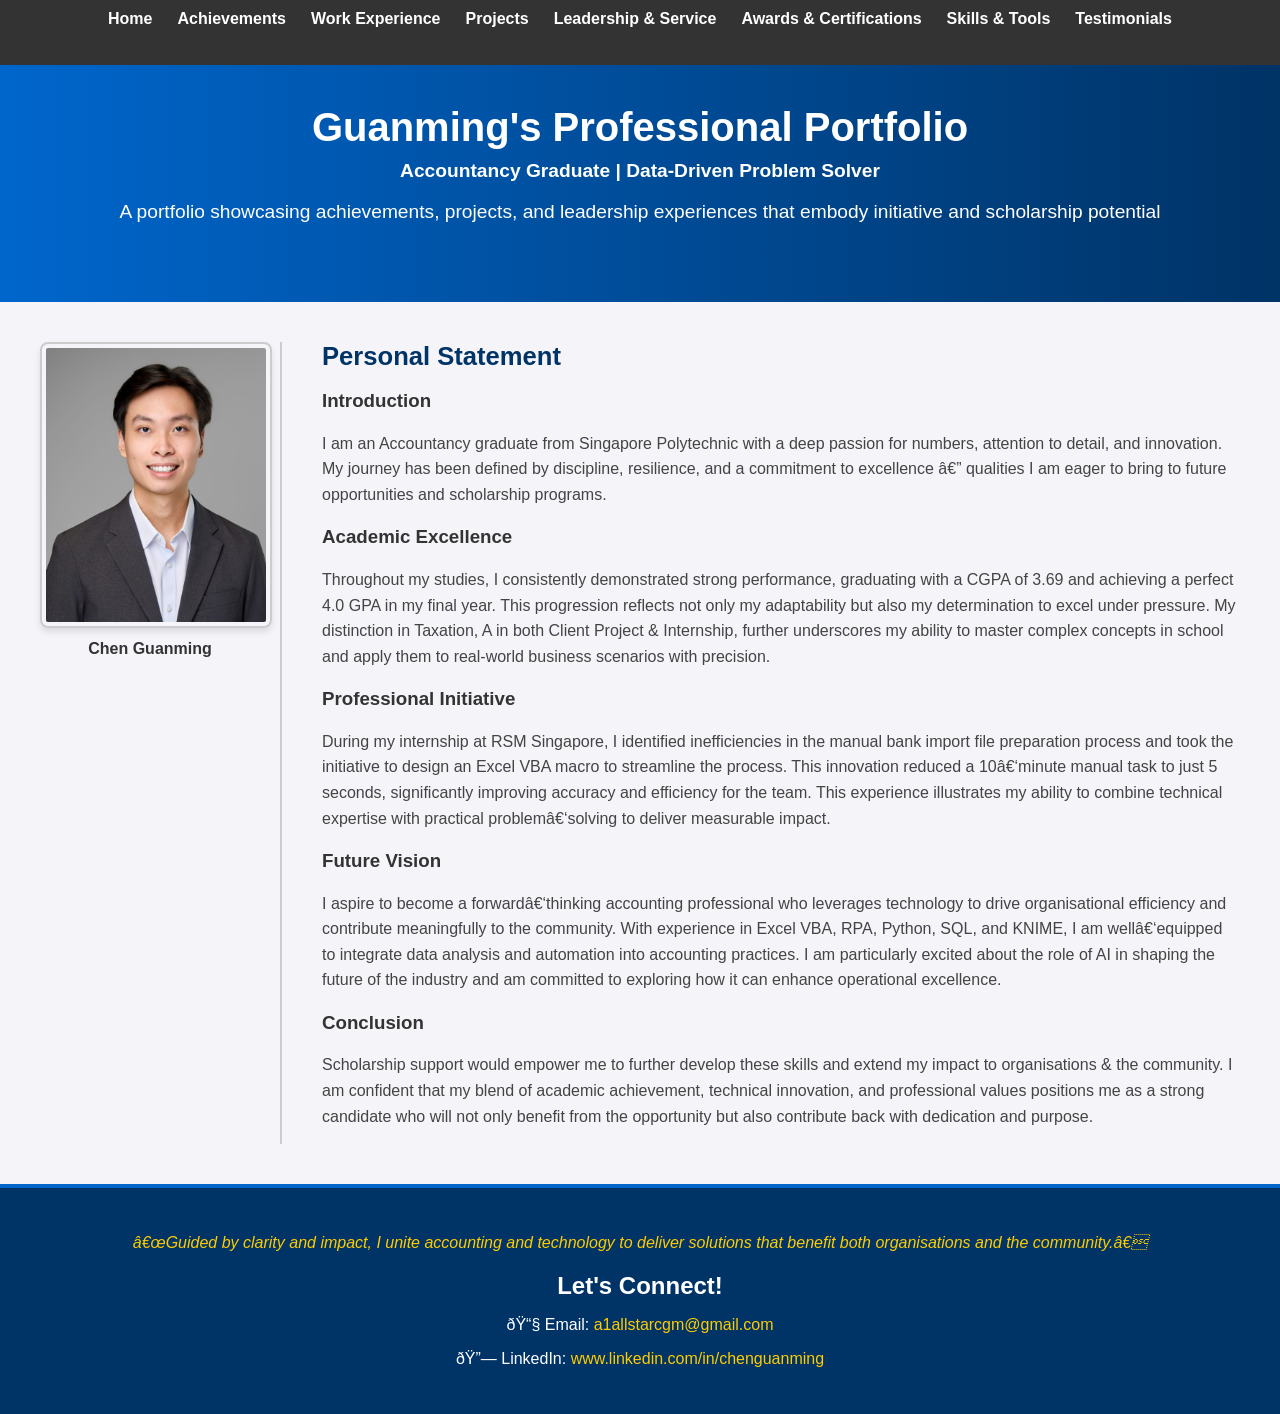
<file: index.html>
<!DOCTYPE html>
<!-- <html lang="en"> -->
<html>
<head>
<!--  <meta charset="UTF-8"> -->
  <title>Guanming's Professional Portfolio</title>
<!-- <link rel="stylesheet" href="style.css?v=2"> -->
<link rel="stylesheet" href="style.css">

</head>
<body>
  <!-- Navigation -->
  <nav>
    <ul>
      <li><a href="index.html" style="background:none; box-shadow:none; transform:none;">Home</a></li>
      <li><a href="achievements.html" style="background:none; box-shadow:none; transform:none;">Achievements</a></li>
      <li><a href="work.html" style="background:none; box-shadow:none; transform:none;">Work Experience</a></li>
      <li><a href="projects.html" style="background:none; box-shadow:none; transform:none;">Projects</a></li>
      <li><a href="leadership.html" style="background:none; box-shadow:none; transform:none;">Leadership & Service</a></li>
      <li><a href="awards.html" style="background:none; box-shadow:none; transform:none;">Awards & Certifications</a></li>
      <li><a href="skills.html" style="background:none; box-shadow:none; transform:none;">Skills & Tools</a></li>
      <li><a href="testimonials.html" style="background:none; box-shadow:none; transform:none;">Testimonials</a></li>
    </ul>

  </nav>

  <!-- Header -->
  <header>
    <h1>Guanming's Professional Portfolio</h1>
    <!-- Tagline directly under your name -->
    <p style="font-size:1.2em; font-weight:bold; margin-top:10px;">
      Accountancy Graduate | Data-Driven Problem Solver
    </p>
    <p>A portfolio showcasing achievements, projects, and leadership experiences that embody initiative and scholarship potential</p>
  </header>

<!-- Home Section -->
<section class="intro" style="display:flex; align-items:flex-start; gap:20px;">
  <!-- Profile picture on the left with framing and caption -->
  <div class="profile-pic" style="text-align:center;">
    <img src="images/profile-pic.jpeg" alt="Guanming Chen" 
         style="border:2px solid #ccc; border-radius:8px; padding:4px;">
    <p style="margin-top:8px; font-weight:bold;">Chen Guanming</p>
  </div>

  <!-- Softer vertical line divider -->
  <div style="border-left:2px solid #ccc; align-self:stretch;"></div>

  <!-- Expanded content on the right -->
<div class="statement" style="margin-left:20px;">
  <h2 style="margin-top:0;">Personal Statement</h2>

  <!-- Introduction -->
  <h3>Introduction</h3>
  <p>
    I am an Accountancy graduate from Singapore Polytechnic with a deep passion for numbers, attention to detail, and innovation. 
    My journey has been defined by discipline, resilience,
    and a commitment to excellence — qualities I am eager to bring to future opportunities and scholarship programs.
  </p>

  <!-- Academic Excellence -->
  <h3>Academic Excellence</h3>
  <p>
    Throughout my studies, I consistently demonstrated strong performance, graduating with a CGPA of 3.69 and achieving a perfect 4.0 GPA in my final year. 
    This progression reflects not only my adaptability but also my determination to excel under pressure. 
    My distinction in Taxation, A in both Client Project & Internship, further underscores my ability to master complex concepts in school and apply them to real-world business scenarios with precision.
  </p>

  <!-- Professional Initiative -->
  <h3>Professional Initiative</h3>
  <p>
    During my internship at RSM Singapore, I identified inefficiencies in the manual bank import file preparation process and took the initiative to design an Excel VBA macro to streamline the process. 
    This innovation reduced a 10‑minute manual task to just 5 seconds, significantly improving accuracy and efficiency for the team. 
    This experience illustrates my ability to combine technical expertise with practical problem‑solving to deliver measurable impact.
  </p>

  <!-- Future Vision -->
  <h3>Future Vision</h3>
  <p>
    I aspire to become a forward‑thinking accounting professional who leverages technology to drive organisational efficiency and contribute meaningfully to the community. 
    With experience in Excel VBA, RPA, Python, SQL, and KNIME, I am well‑equipped to integrate data analysis and automation into accounting practices. 
    I am particularly excited about the role of AI in shaping the future of the industry and am committed to exploring how it can enhance operational excellence.
  </p>

  <!-- Conclusion -->
  <h3>Conclusion</h3>
  <p>
    Scholarship support would empower me to further develop these skills and extend my impact to organisations & the community. 
    I am confident that my blend of academic achievement, technical innovation, 
    and professional values positions me as a strong candidate who will not only benefit from the opportunity but also contribute back with dedication and purpose.
  </p>
  </div>
</section>
  
  <!-- Contact Section -->
  <footer style="background-color:#003366; color:white; text-align:center; margin-top:40px; padding:30px; border-top:4px solid #0066cc;">
  <!-- Signature Quote -->
  <p style="margin-bottom:20px; font-style:italic; color:#ffcc00;">
    “Guided by clarity and impact, I unite accounting and technology to deliver solutions that benefit both organisations and the community.”
  </p>

  <h2 style="margin-bottom:15px; font-size:1.5em;">Let's Connect!</h2>
  <p>📧 Email: <a href="mailto:a1allstarcgm@gmail.com" style="color:#ffcc00; text-decoration:none;">a1allstarcgm@gmail.com</a></p>
  <p>🔗 LinkedIn: <a href="https://www.linkedin.com/in/chenguanming" target="_blank" style="color:#ffcc00; text-decoration:none;">www.linkedin.com/in/chenguanming</a></p>
</footer>
</body>
</html>
</file>
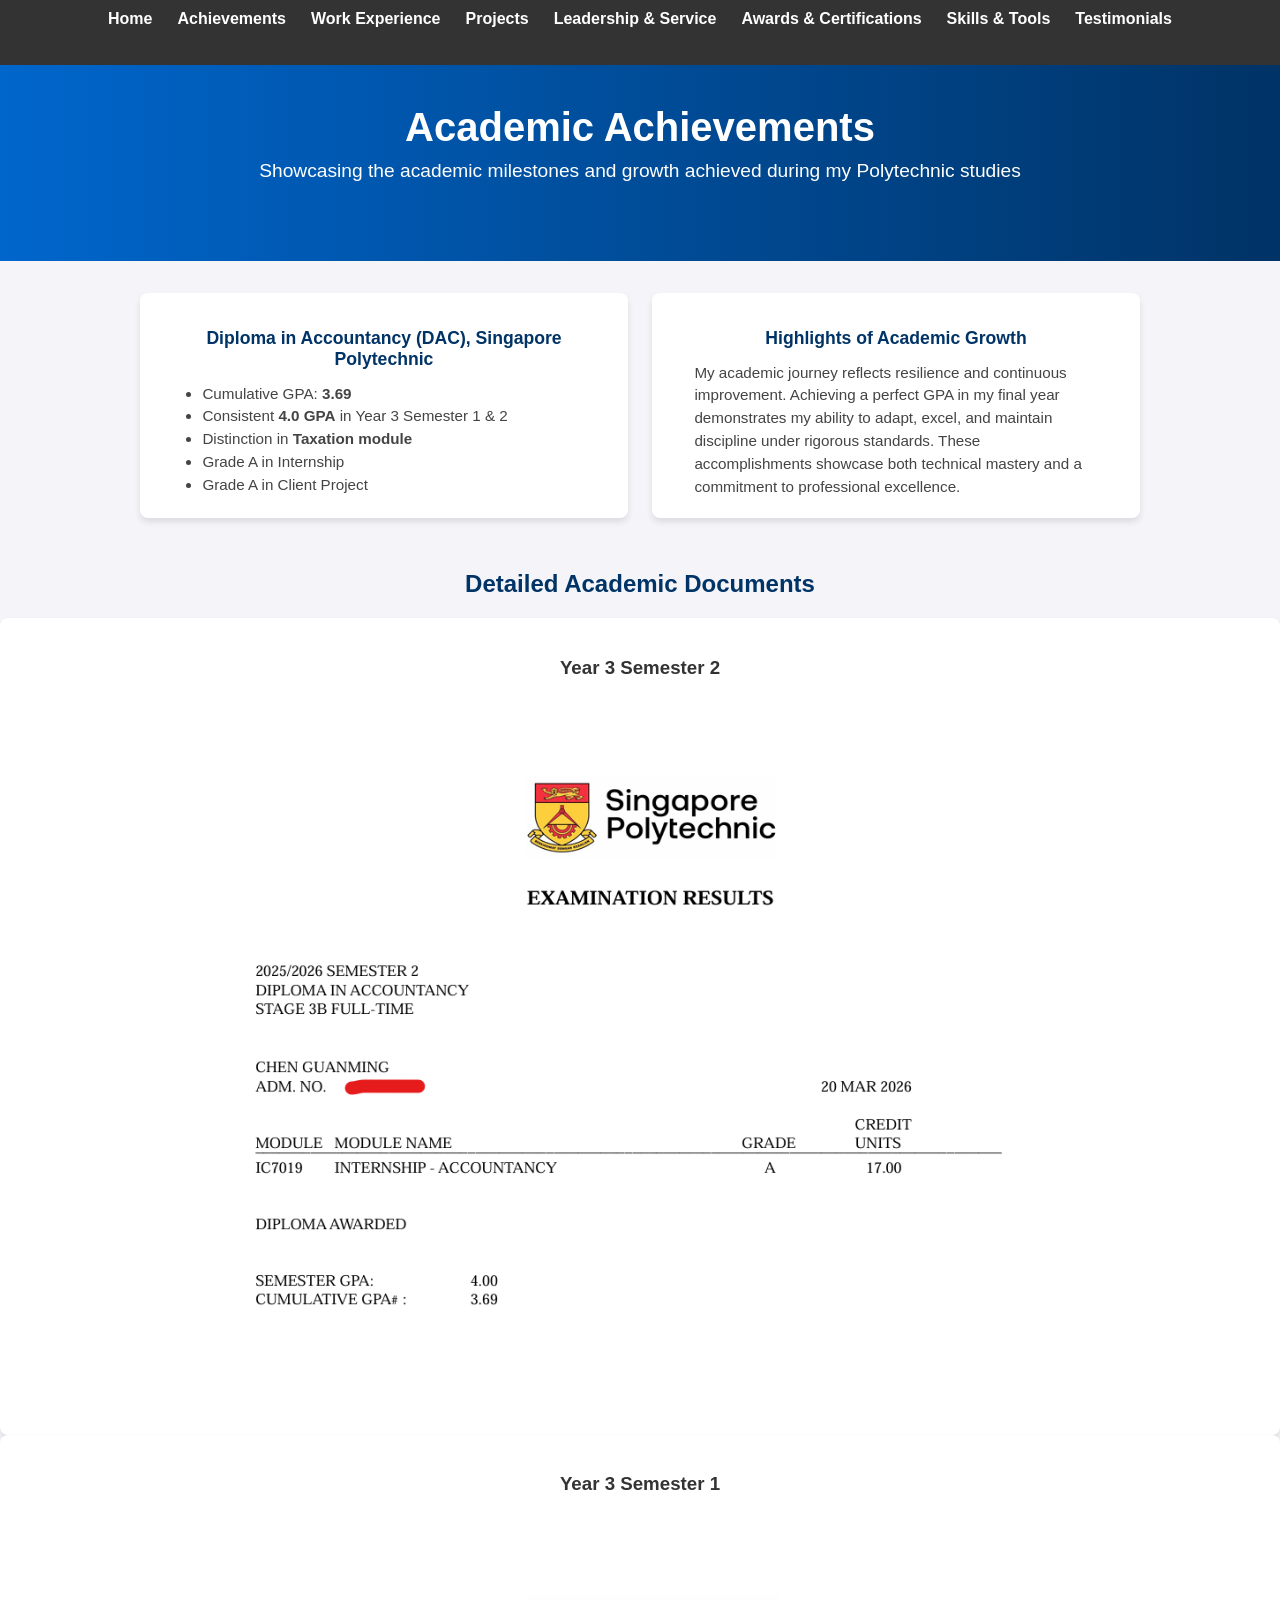
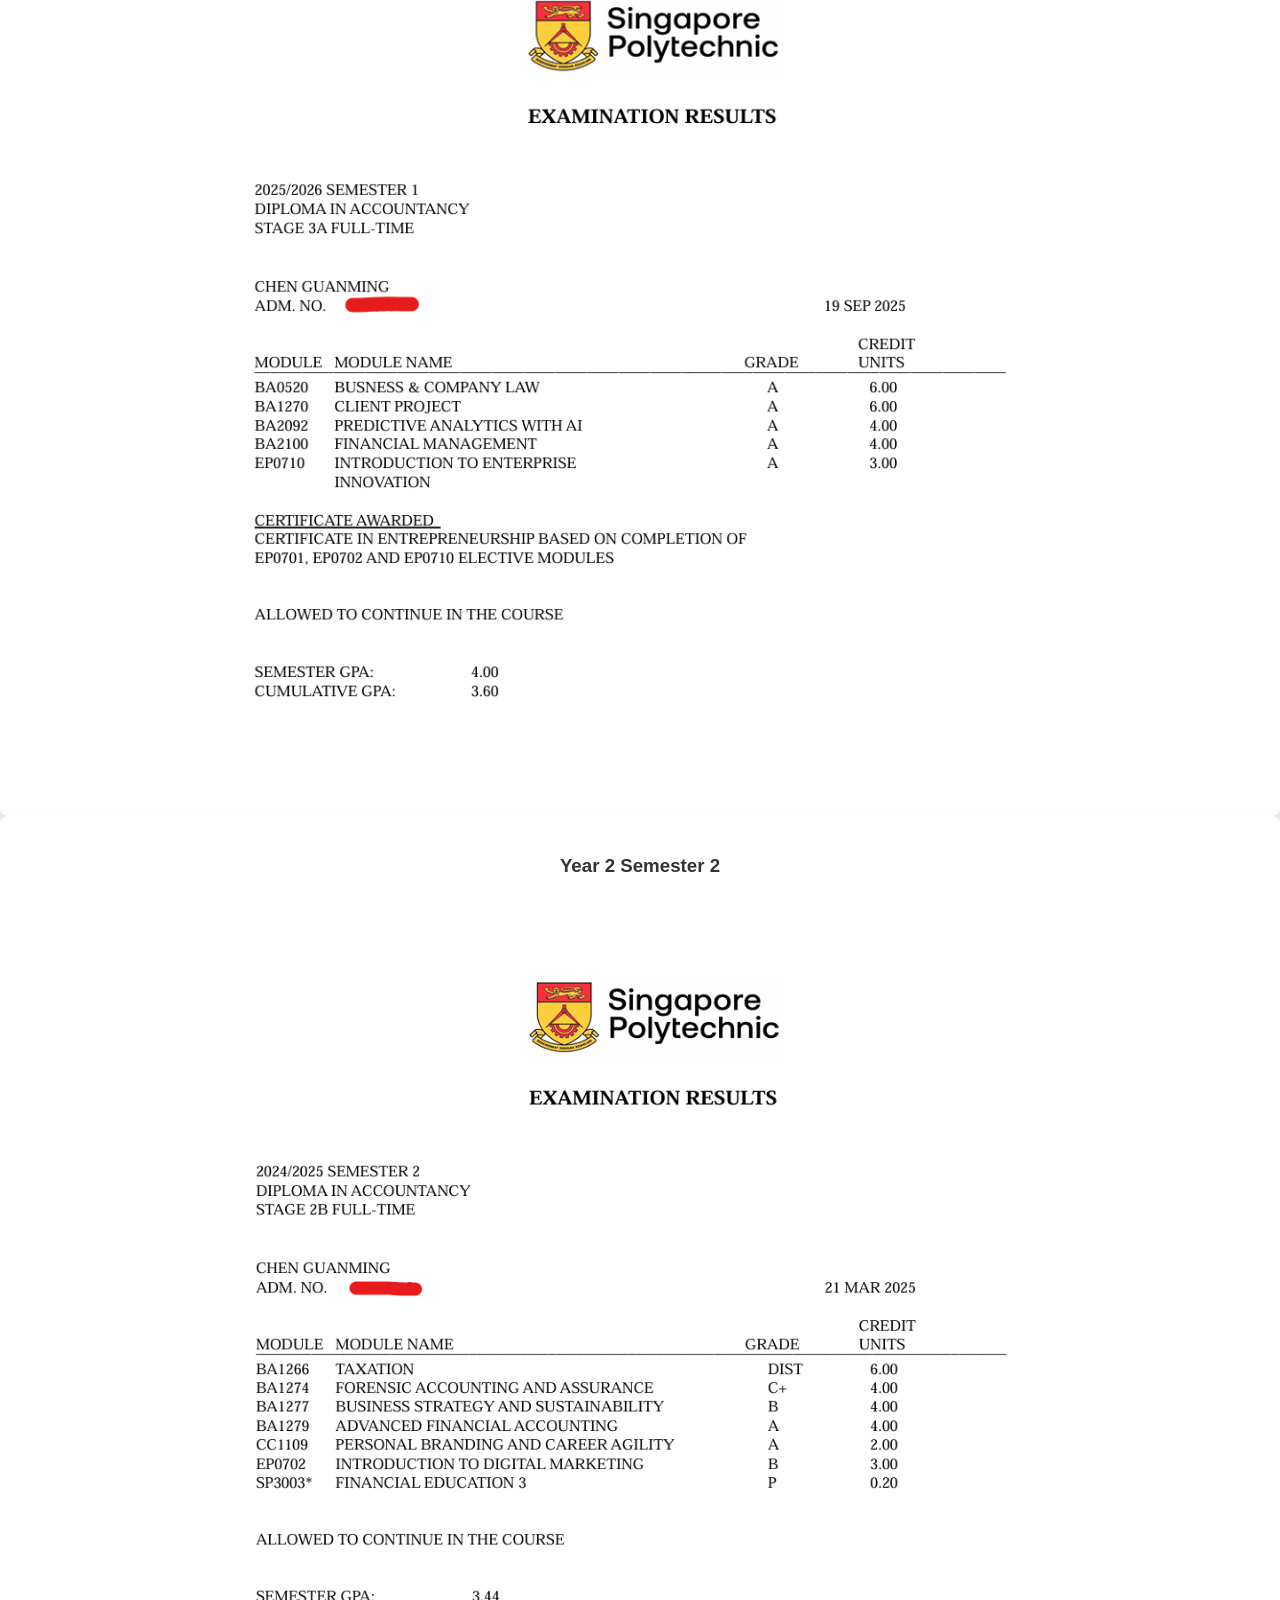
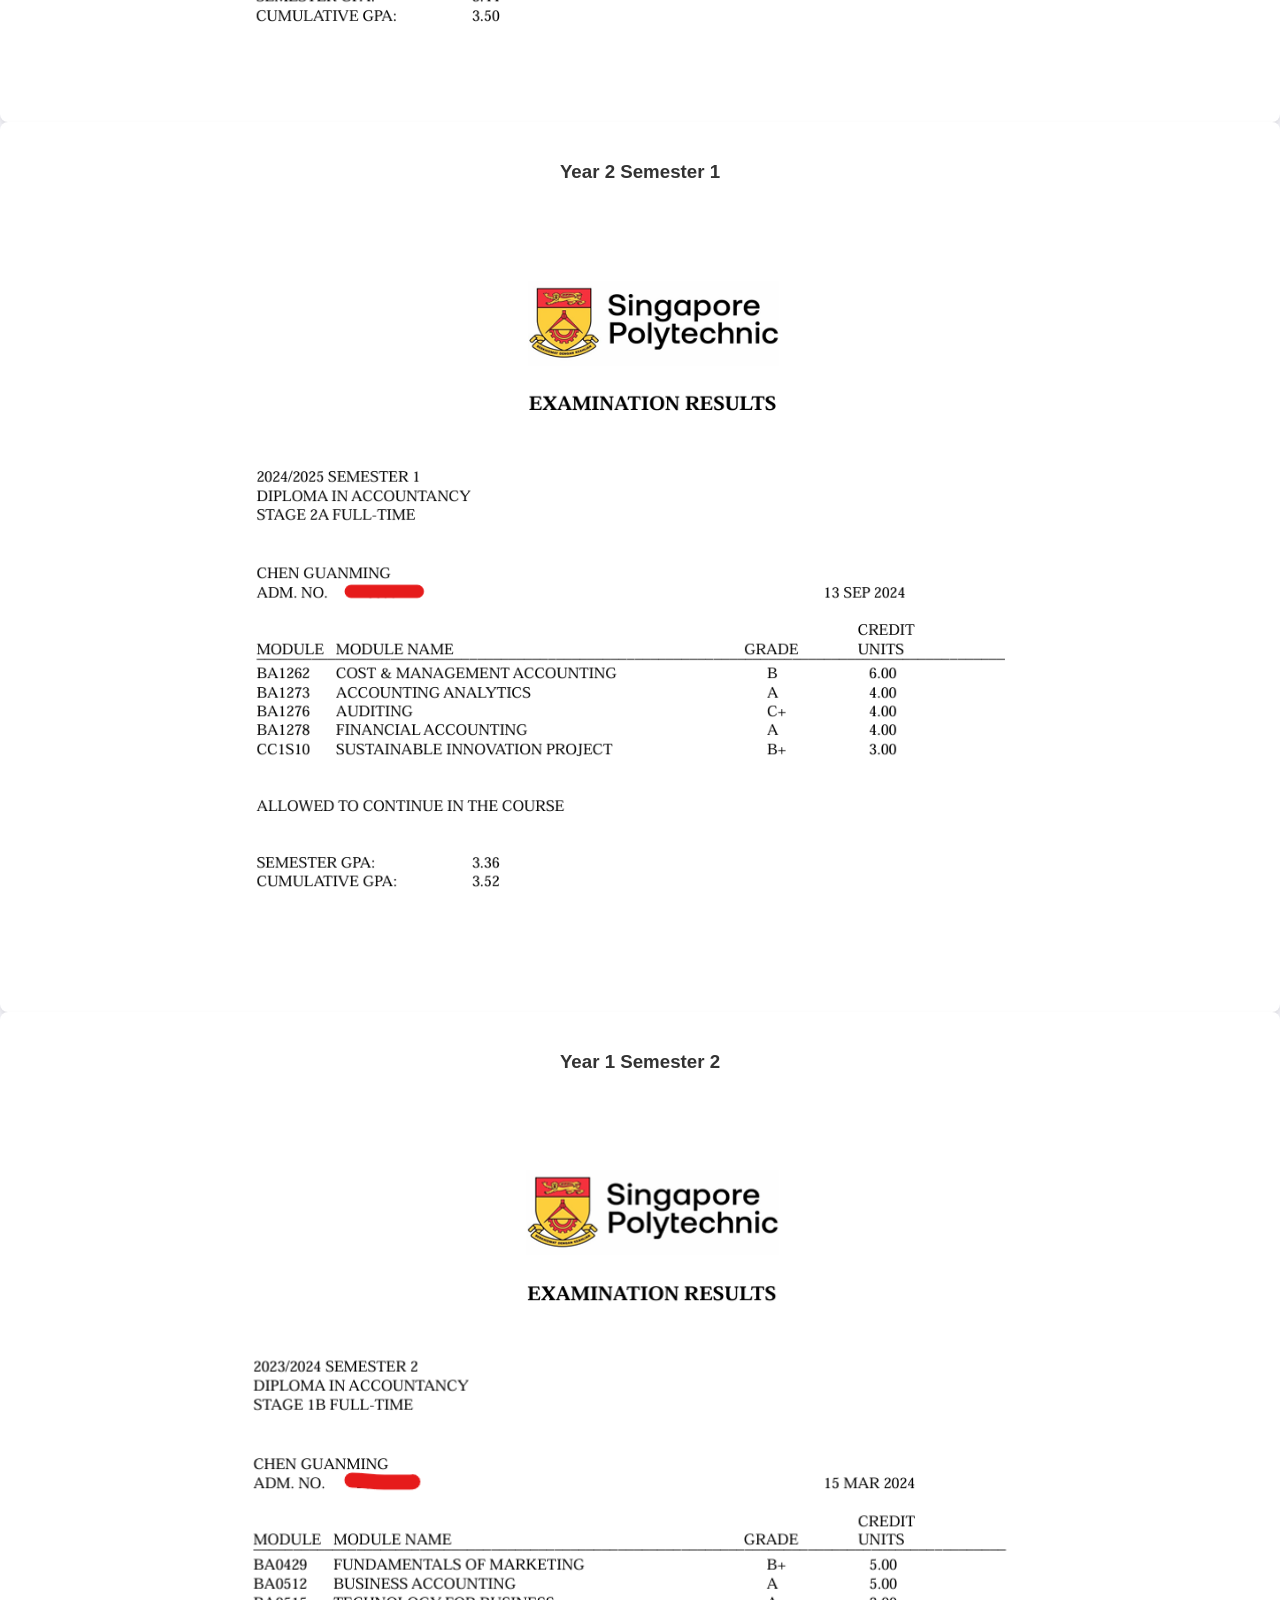
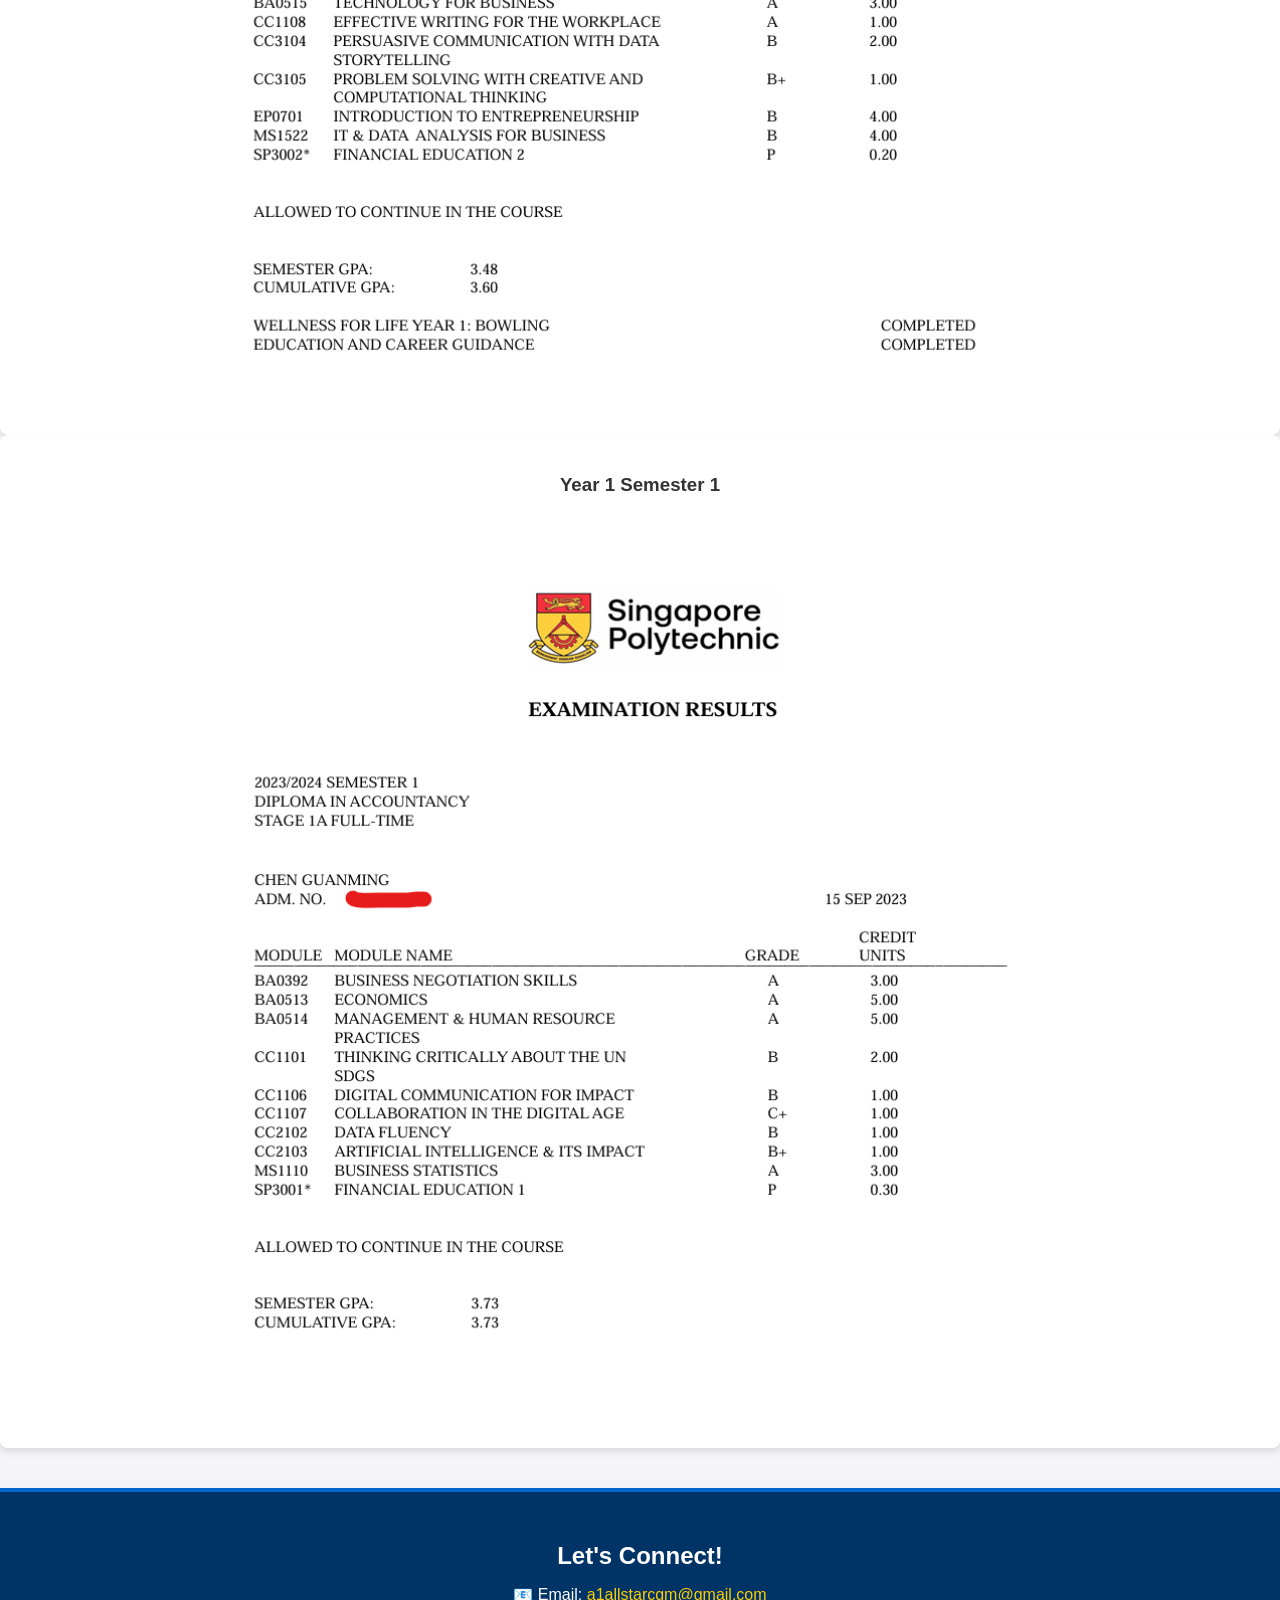
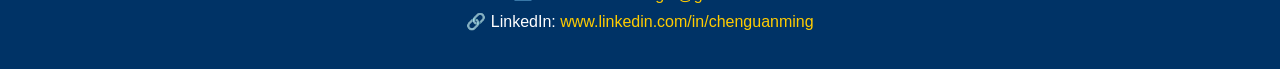
<file: achievements.html>
<!DOCTYPE html>
<html lang="en">
<head>
  <meta charset="UTF-8">
  <meta name="viewport" content="width=device-width, initial-scale=1.0">
  <title>Academic Achievements</title>
  <link rel="stylesheet" href="style.css">
</head>
<body>
  <!-- Navigation -->
  <nav>
    <ul>
      <li><a href="index.html">Home</a></li>
      <li><a href="achievements.html">Achievements</a></li>
      <li><a href="work.html">Work Experience</a></li>
      <li><a href="projects.html">Projects</a></li>
      <li><a href="leadership.html">Leadership & Service</a></li>
      <li><a href="awards.html">Awards & Certifications</a></li>
      <li><a href="skills.html">Skills & Tools</a></li>
      <li><a href="testimonials.html">Testimonials</a></li>
    </ul>
  </nav>

  <!-- Achievements Banner -->
  <div class="achievements-banner">
    <h1>Academic Achievements</h1>
    <p>Showcasing the academic milestones and growth achieved during my Polytechnic studies</p>
  </div>

  <!-- Achievements Section -->
  <section id="achievements">
    <div class="achievement-card">
      <h2>Diploma in Accountancy (DAC), Singapore Polytechnic</h2>
      <ul>
        <li>Cumulative GPA: <strong>3.69</strong></li>
        <li>Consistent <strong>4.0 GPA</strong> in Year 3 Semester 1 & 2</li>
        <li>Distinction in <strong>Taxation module</strong></li>
        <li>Grade A in Internship</li>
        <li>Grade A in Client Project</li>
      </ul>
    </div>

    <div class="achievement-card">
      <h2>Highlights of Academic Growth</h2>
      <p>My academic journey reflects resilience and continuous improvement. Achieving a perfect GPA in my final year demonstrates my ability to adapt, excel, and maintain discipline under rigorous standards. These accomplishments showcase both technical mastery and a commitment to professional excellence.</p>
    </div>
  </section>

  <!-- Screenshot Section -->
  <section id="academic-images">
    <h2 style ="text-align:center; color:#003366;">Detailed Academic Documents</h2>
    
    <!-- Year 3 Semester 2 -->
    <div class="achievement-card">
      <h3>Year 3 Semester 2</h3>
      <img src="certs/y3s2.png" alt="Year 3 Semester 2 Results" width="75%">
    </div>

    <!-- Year 3 Semester 1 -->
    <div class="achievement-card">
      <h3>Year 3 Semester 1</h3>
      <img src="certs/y3s1.png" alt="Year 3 Semester 1 Results" width="75%">
    </div>

    <!-- Year 2 Semester 2 -->
    <div class="achievement-card">
      <h3>Year 2 Semester 2</h3>
      <img src="certs/y2s2.png" alt="Year 2 Semester 2 Results" width="75%">
    </div>

    <!-- Year 2 Semester 1 -->
    <div class="achievement-card">
      <h3>Year 2 Semester 1</h3>
      <img src="certs/y2s1.png" alt="Year 2 Semester 1 Results" width="75%">
    </div>

    <!-- Year 1 Semester 2 -->
    <div class="achievement-card">
      <h3>Year 1 Semester 2</h3>
      <img src="certs/y1s2.png" alt="Year 1 Semester 2 Results" width="75%">
    </div>

    <!-- Year 1 Semester 1 -->
    <div class="achievement-card">
      <h3>Year 1 Semester 1</h3>
      <img src="certs/y1s1.png" alt="Year 1 Semester 1 Results" width="75%">
    </div>
  </section>
      <!-- Contact Section -->
  <footer style="background-color:#003366; color:white; text-align:center; margin-top:40px; padding:30px; border-top:4px solid #0066cc;">
    <h2 style="margin-bottom:15px; font-size:1.5em;">Let's Connect!</h2>
    <p style="margin:8px 0;">
      📧 Email: <a href="mailto:a1allstarcgm@gmail.com" style="color:#ffcc00; text-decoration:none;">a1allstarcgm@gmail.com</a>
    </p>
    <p style="margin:8px 0;">
      🔗 LinkedIn: <a href="https://www.linkedin.com/in/chenguanming" target="_blank" style="color:#ffcc00; text-decoration:none;">
        www.linkedin.com/in/chenguanming
      </a>
    </p>
  </footer>
</body>
</html>
</file>
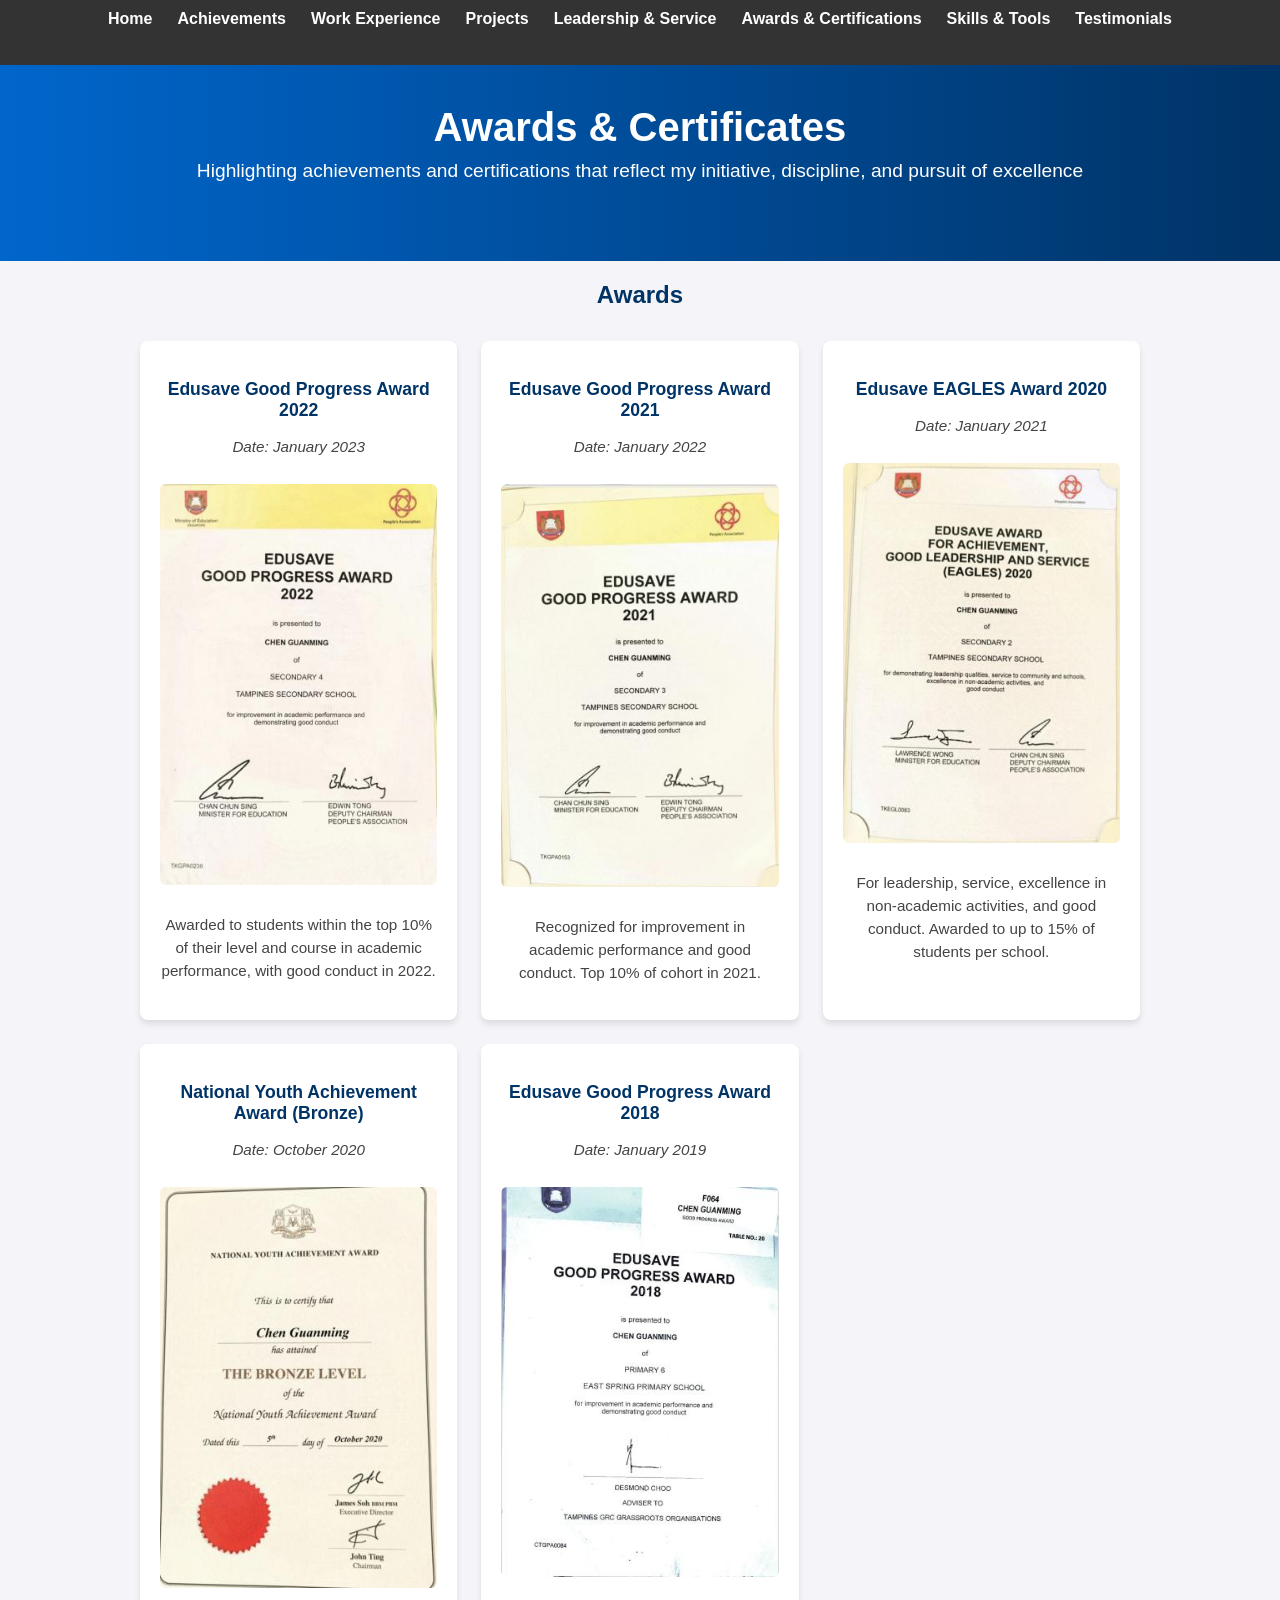
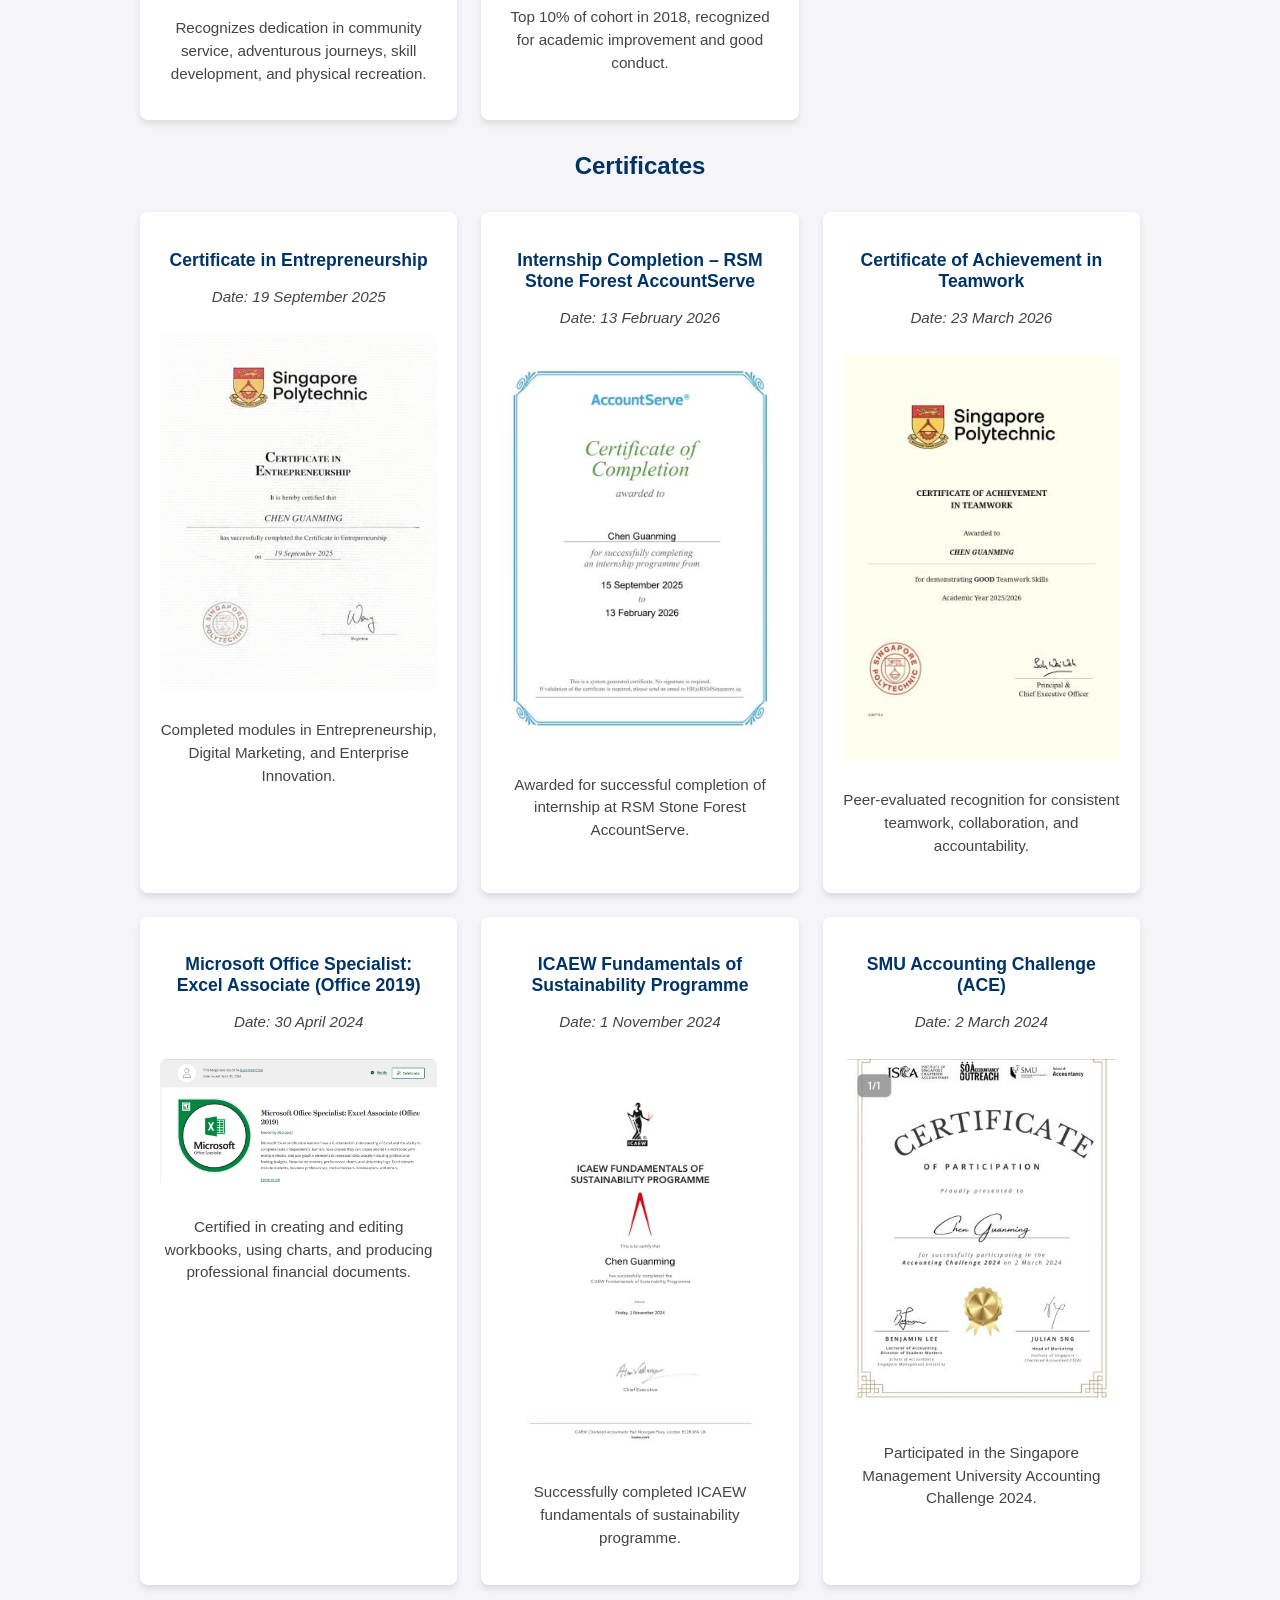
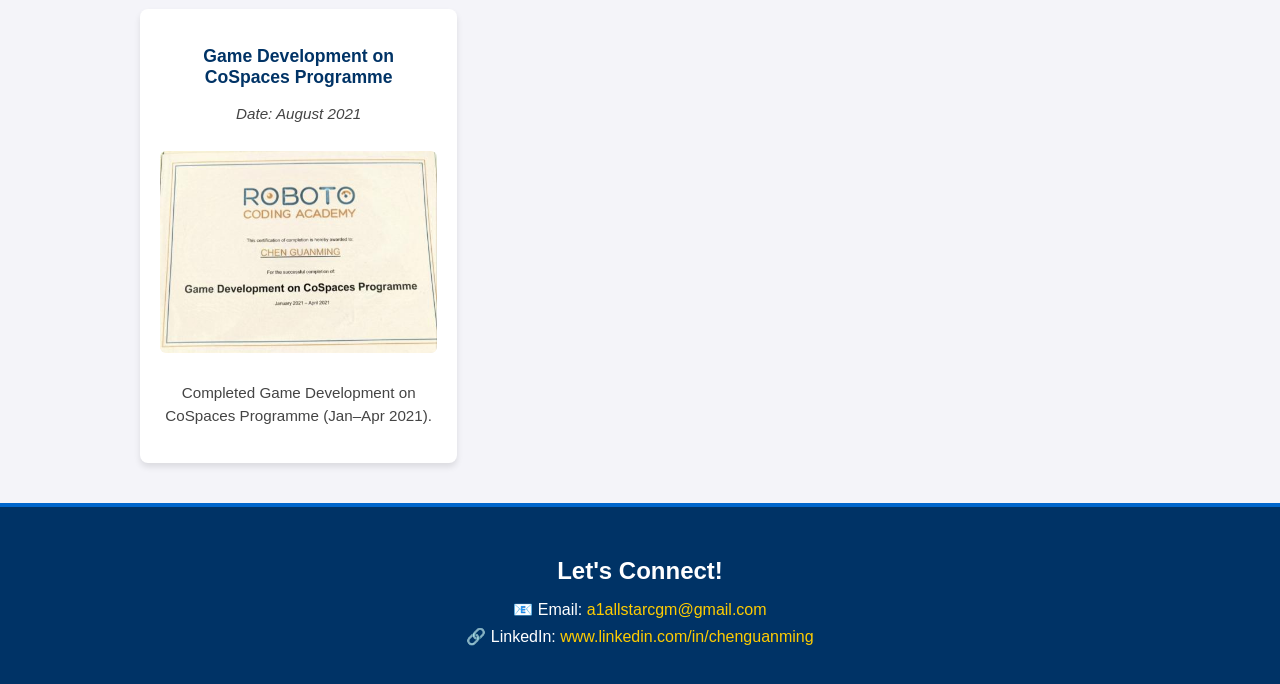
<file: awards.html>
<!DOCTYPE html>
<html lang="en">
<head>
  <meta charset="UTF-8">
  <title>Awards & Certificates - Guanming</title>
  <link rel="stylesheet" href="style.css">
</head>
<body>
  <nav>
    <ul>
      <li><a href="index.html" style="background:none; box-shadow:none; transform:none;">Home</a></li>
      <li><a href="achievements.html" style="background:none; box-shadow:none; transform:none;">Achievements</a></li>
      <li><a href="work.html" style="background:none; box-shadow:none; transform:none;">Work Experience</a></li>
      <li><a href="projects.html" style="background:none; box-shadow:none; transform:none;">Projects</a></li>
      <li><a href="leadership.html" style="background:none; box-shadow:none; transform:none;">Leadership & Service</a></li>
      <li><a href="awards.html" style="background:none; box-shadow:none; transform:none;">Awards & Certifications</a></li>
      <li><a href="skills.html" style="background:none; box-shadow:none; transform:none;">Skills & Tools</a></li>
      <li><a href="testimonials.html" style="background:none; box-shadow:none; transform:none;">Testimonials</a></li>
    </ul>

  </nav>

  <header>
    <h1>Awards & Certificates</h1>
    <p>Highlighting achievements and certifications that reflect my initiative, discipline, and pursuit of excellence</p>
  </header>

<!-- Awards Section -->
<section id="awards">
  <h2 style="text-align:center; color:#003366;">Awards</h2>
  <div class="award-grid">

    <div class="award-card">
      <h3>Edusave Good Progress Award 2022</h3>
      <p><em>Date: January 2023</em></p>
      <img src="certs/2022%20Edusave%20Good%20Progress%20Award.jpg" alt="Edusave Good Progress Award 2022">
      <p>Awarded to students within the top 10% of their level and course in academic performance, with good conduct in 2022.</p>
    </div>

    <div class="award-card">
      <h3>Edusave Good Progress Award 2021</h3>
      <p><em>Date: January 2022</em></p>
      <img src="certs/2021%20Edusave%20Good%20Progress%20Award.jpg" alt="Edusave Good Progress Award 2021">
      <p>Recognized for improvement in academic performance and good conduct. Top 10% of cohort in 2021.</p>
    </div>

    <div class="award-card">
      <h3>Edusave EAGLES Award 2020</h3>
      <p><em>Date: January 2021</em></p>
      <img src="certs/2020%20Edusave%20EAGLES%20Award.jpg" alt="Edusave EAGLES Award 2020">
      <p>For leadership, service, excellence in non-academic activities, and good conduct. Awarded to up to 15% of students per school.</p>
    </div>

    <div class="award-card">
      <h3>National Youth Achievement Award (Bronze)</h3>
      <p><em>Date: October 2020</em></p>
      <img src="certs/National%20Youth%20Achievement%20Award%20(Bronze).jpg" alt="NYAA Bronze Award">
      <p>Recognizes dedication in community service, adventurous journeys, skill development, and physical recreation.</p>
    </div>

    <div class="award-card">
      <h3>Edusave Good Progress Award 2018</h3>
      <p><em>Date: January 2019</em></p>
      <img src="certs/2018%20Edusave%20Good%20Progress%20Award.jpg" alt="Edusave Good Progress Award 2018">
      <p>Top 10% of cohort in 2018, recognized for academic improvement and good conduct.</p>
    </div>

  </div>
</section>

<!-- Certificates Section -->
<section id="certificates">
  <h2 style ="text-align:center; color:#003366;">Certificates</h2>
  <div class="certificate-grid">

    <div class="certificate-card">
      <h3>Certificate in Entrepreneurship</h3>
      <p><em>Date: 19 September 2025</em></p>
      <img src="certs/Certificate%20in%20Entrepreneurship.jpg" alt="Certificate in Entrepreneurship">
      <p>Completed modules in Entrepreneurship, Digital Marketing, and Enterprise Innovation.</p>
    </div>

    <div class="certificate-card">
      <h3>Internship Completion – RSM Stone Forest AccountServe</h3>
      <p><em>Date: 13 February 2026</em></p>
      <img src="certs/Certificate%20of%20Internship%20Completion%20by%20RSM%20Stone%20Forest%20Accountserve.jpg" alt="Internship Completion Certificate">
      <p>Awarded for successful completion of internship at RSM Stone Forest AccountServe.</p>
    </div>

    <div class="certificate-card">
      <h3>Certificate of Achievement in Teamwork</h3>
      <p><em>Date: 23 March 2026</em></p>
      <img src="certs/Certificate%20of%20Achievement%20for%20Good%20Teamwork.jpg" alt="Teamwork Achievement Certificate">
      <p>Peer-evaluated recognition for consistent teamwork, collaboration, and accountability.</p>
    </div>

    <div class="certificate-card">
      <h3>Microsoft Office Specialist: Excel Associate (Office 2019)</h3>
      <p><em>Date: 30 April 2024</em></p>
      <img src="certs/MIcrosoft%20Excel%20Associate.jpg" alt="Microsoft Excel Associate Certificate">
      <p>Certified in creating and editing workbooks, using charts, and producing professional financial documents.</p>
    </div>

    <div class="certificate-card">
      <h3>ICAEW Fundamentals of Sustainability Programme</h3>
      <p><em>Date: 1 November 2024</em></p>
      <img src="certs/ICAEW%20Fundamentals%20of%20Sustainability%20Programme%20Certificate.jpg" alt="ICAEW Sustainability Certificate">
      <p>Successfully completed ICAEW fundamentals of sustainability programme.</p>
    </div>

    <div class="certificate-card">
      <h3>SMU Accounting Challenge (ACE)</h3>
      <p><em>Date: 2 March 2024</em></p>
      <img src="certs/SMU%20Accounting%20Challenge%20(ACE)%20Certificate.jpg" alt="SMU Accounting Challenge Certificate">
      <p>Participated in the Singapore Management University Accounting Challenge 2024.</p>
    </div>

    <div class="certificate-card">
      <h3>Game Development on CoSpaces Programme</h3>
      <p><em>Date: August 2021</em></p>
      <img src="certs/Game%20Development%20on%20CoSpaces%20Programme.jpg" alt="Game Development Certificate">
      <p>Completed Game Development on CoSpaces Programme (Jan–Apr 2021).</p>
    </div>

  </div>
      <!-- Contact Section -->
  <footer style="background-color:#003366; color:white; text-align:center; margin-top:40px; padding:30px; border-top:4px solid #0066cc;">
    <h2 style="margin-bottom:15px; font-size:1.5em;">Let's Connect!</h2>
    <p style="margin:8px 0;">
      📧 Email: <a href="mailto:a1allstarcgm@gmail.com" style="color:#ffcc00; text-decoration:none;">a1allstarcgm@gmail.com</a>
    </p>
    <p style="margin:8px 0;">
      🔗 LinkedIn: <a href="https://www.linkedin.com/in/chenguanming" target="_blank" style="color:#ffcc00; text-decoration:none;">
        www.linkedin.com/in/chenguanming
      </a>
    </p>
  </footer>
</section></body>
</html>
</file>
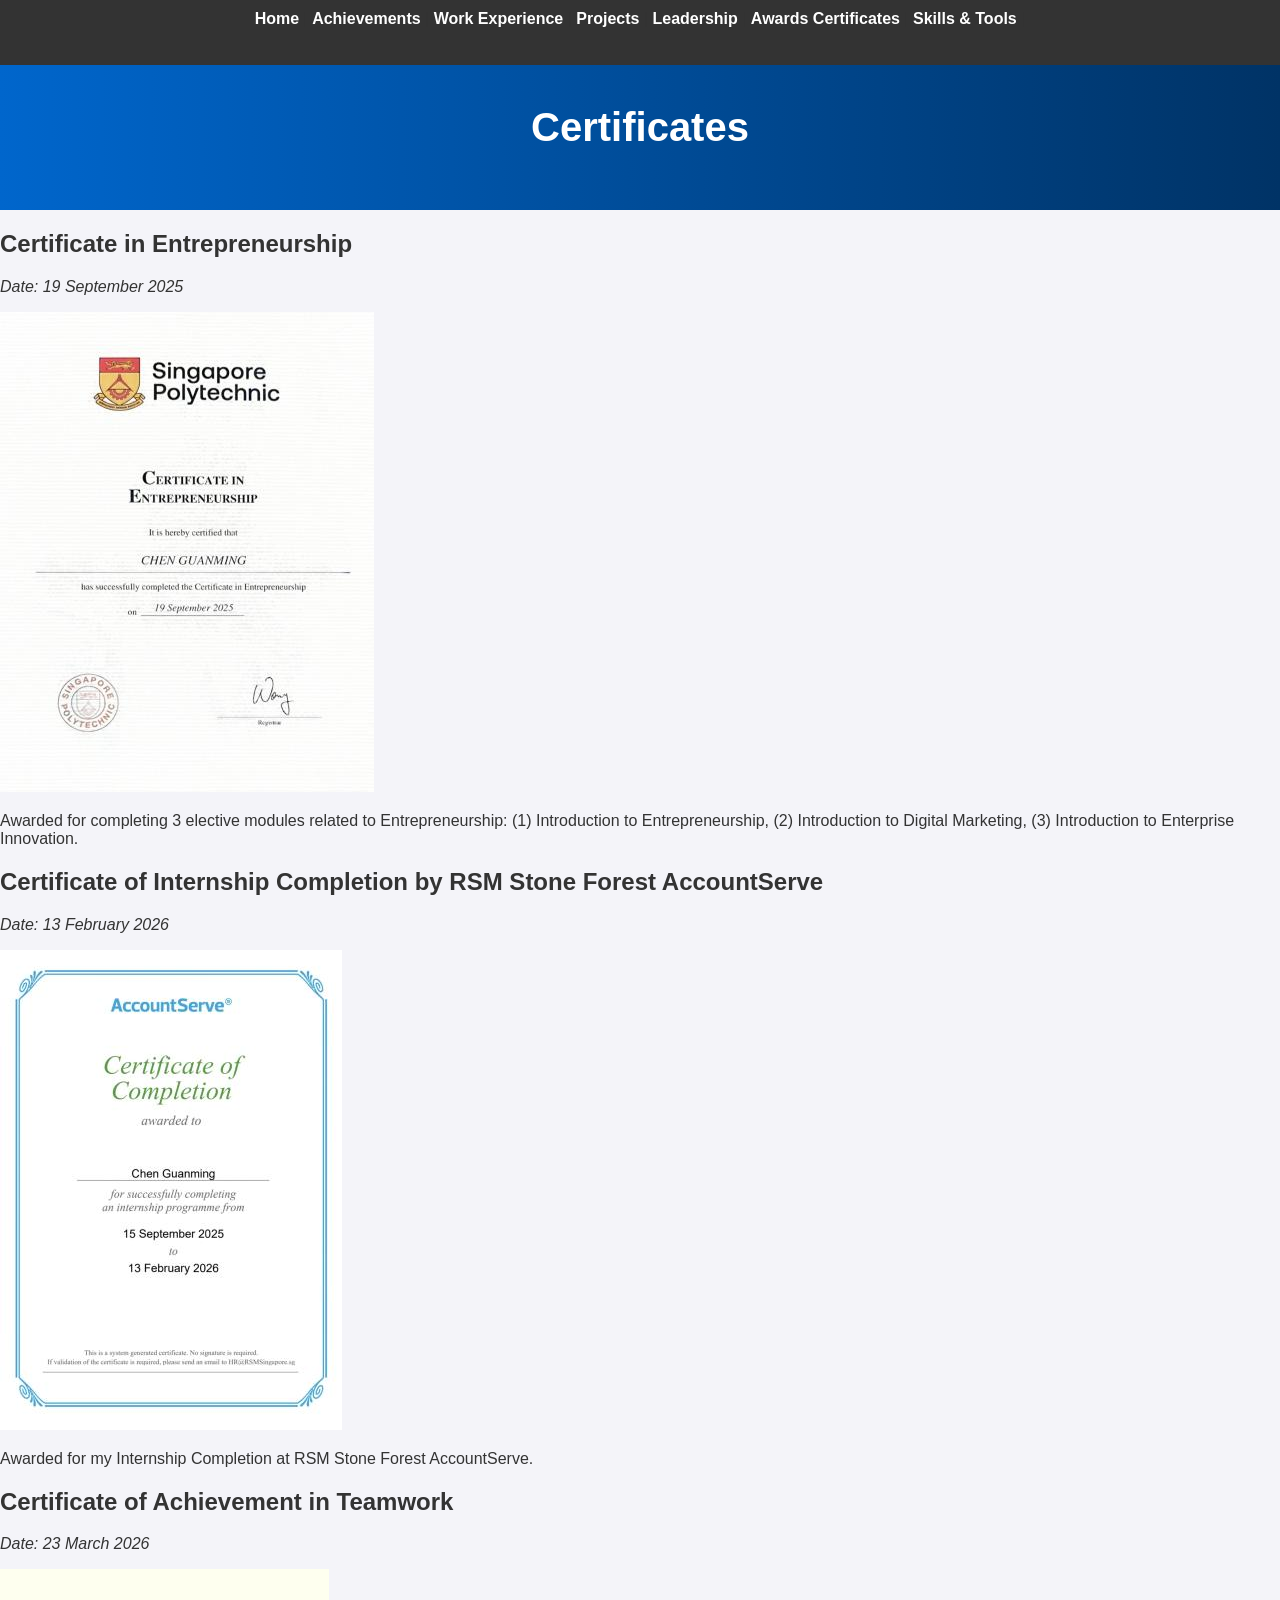
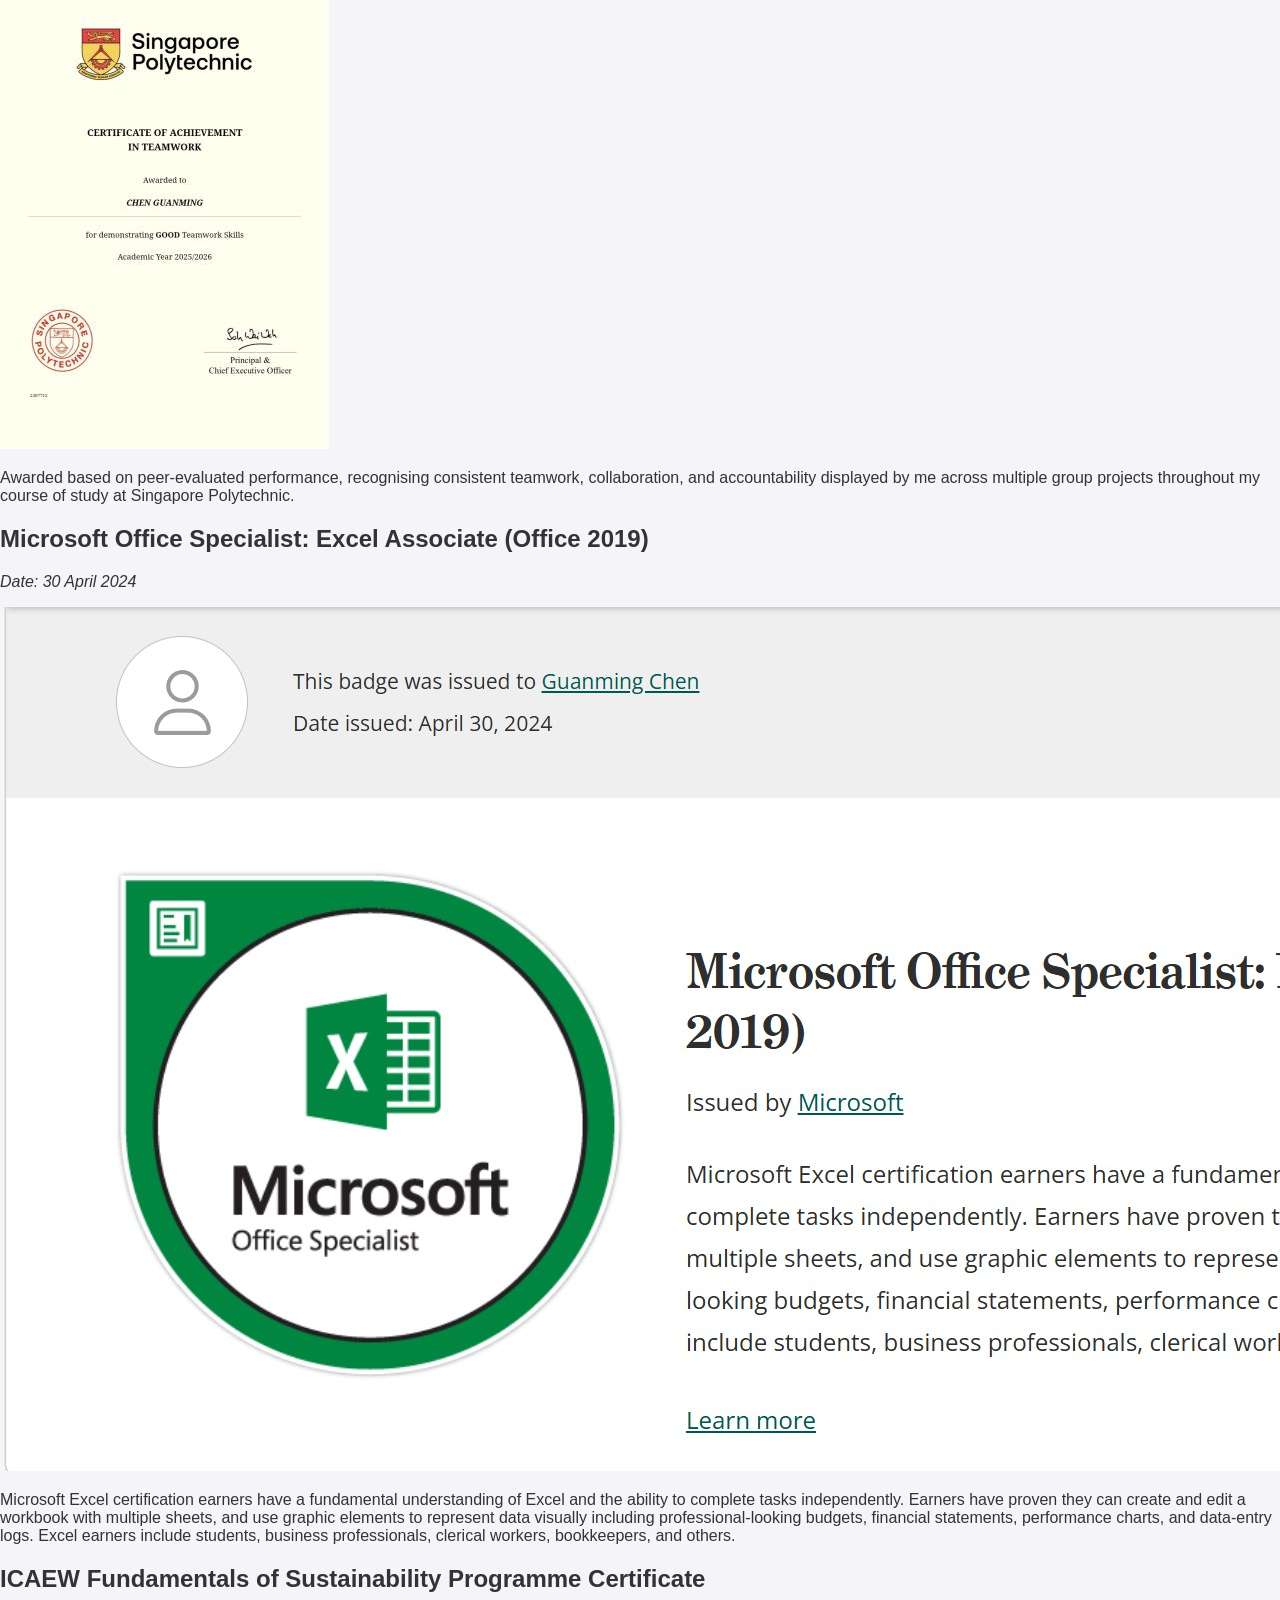
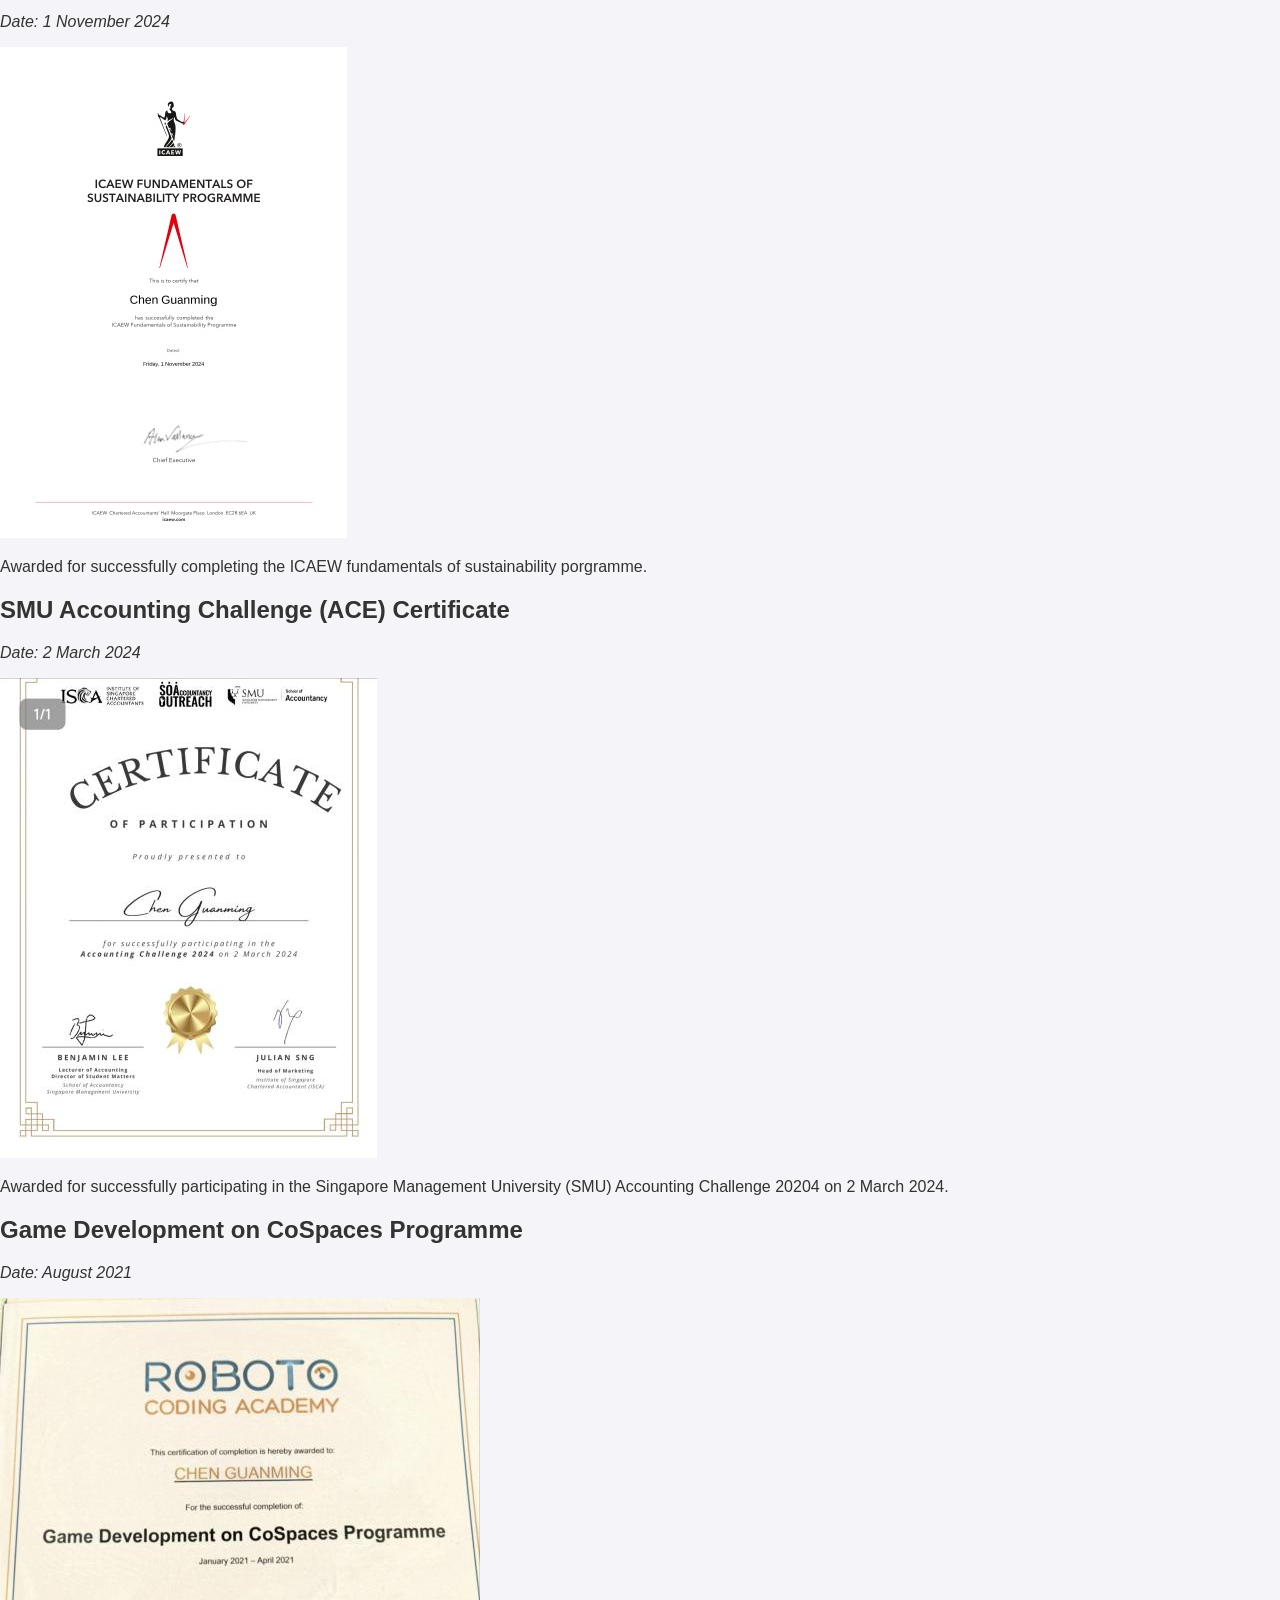
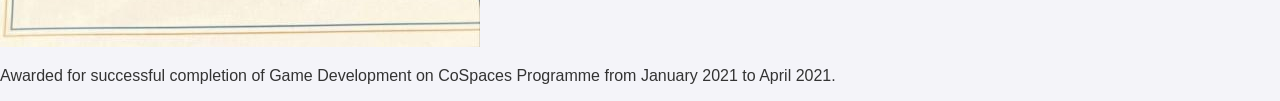
<file: certificates.html>
<!DOCTYPE html>
<html>
<head>
  <title>Awards & Certificates - Guanming</title>
  <link rel="stylesheet" href="style.css">
</head>
<body>
  <nav>
    <a href="index.html">Home</a> |
    <a href="achievements.html">Achievements</a> |
    <a href="work.html">Work Experience</a> |
    <a href="projects.html">Projects</a> |
    <a href="leadership.html">Leadership</a> |
    <a href="awards.html">Awards</a>
    <a href="certificates.html">Certificates</a> |
    <a href="skills.html">Skills & Tools</a> |
    
  </nav>

  <header>
    <h1>Certificates</h1>
  </header>

  <!-- Example Award Section -->
<section>
  <h2>Certificate in Entrepreneurship</h2>
  <p><em>Date: 19 September 2025</em></p>
  <img src="certs/Certificate%20in%20Entrepreneurship.jpg" 
       alt="Certificate in Entrepreneurship" 
       class="certificate">
  <p>Awarded for completing 3 elective modules related to Entrepreneurship: 
     (1) Introduction to Entrepreneurship, 
     (2) Introduction to Digital Marketing, 
     (3) Introduction to Enterprise Innovation.</p>
</section>

  <section>
    <h2>Certificate of Internship Completion by RSM Stone Forest AccountServe</h2>
    <p><em>Date: 13 February 2026</em></p>
    <img src="certs/Certificate%20of%20Internship%20Completion%20by%20RSM%20Stone%20Forest%20Accountserve.jpg" alt="Internship Completion Certificate" class="certificate">
    <p>Awarded for my Internship Completion at RSM Stone Forest AccountServe.</p>
  </section>

  <section>
    <h2>Certificate of Achievement in Teamwork</h2>
    <p><em>Date: 23 March 2026</em></p>
    <img src="certs/Certificate%20of%20Achievement%20for%20Good%20Teamwork.jpg" alt="Good Teamwork Achievement Certificate" class="certificate">
    <p>Awarded based on peer-evaluated performance, recognising consistent teamwork, collaboration, and accountability displayed by me across multiple group projects throughout my course of study at Singapore Polytechnic.</p>
  </section>

   <section>
    <h2>Microsoft Office Specialist: Excel Associate (Office 2019)</h2>
    <p><em>Date: 30 April 2024</em></p>
    <img src="certs/MIcrosoft%20Excel%20Associate.jpg" alt="Microsoft Office Specialist: Excel Associate (Office 2019) Certificate" class="certificate">
    <p>Microsoft Excel certification earners have a fundamental understanding of Excel and the ability to complete tasks independently. Earners have proven they can create and edit a workbook with multiple sheets, and use graphic elements to represent data visually including professional-looking budgets, financial statements, performance charts, and data-entry logs. Excel earners include students, business professionals, clerical workers, bookkeepers, and others.</p>
  </section>

   <section>
    <h2>ICAEW Fundamentals of Sustainability Programme Certificate</h2>
    <p><em>Date: 1 November 2024</em></p>
    <img src="certs/ICAEW%20Fundamentals%20of%20Sustainability%20Programme%20Certificate.jpg" alt="ICAEW Fundamentals of Sustainability Programme Certificate" class="certificate">
    <p>Awarded for successfully completing the ICAEW fundamentals of sustainability porgramme.</p>
  </section>

   <section>
    <h2>SMU Accounting Challenge (ACE) Certificate</h2>
    <p><em>Date: 2 March 2024</em></p>
    <img src="certs/SMU%20Accounting%20Challenge%20(ACE)%20Certificate.jpg" alt="SMU Accounting Challenge 2024 Certificate" class="certificate">
    <p>Awarded for successfully participating in the Singapore Management University (SMU) Accounting Challenge 20204 on 2 March 2024.</p>
  </section>

   <section>
    <h2>Game Development on CoSpaces Programme</h2>
    <p><em>Date: August 2021</em></p>
    <img src="certs/Game%20Development%20on%20CoSpaces%20Programme.jpg" alt="Roboto Game Development on CoSpaces Programme Certificate" class="certificate">
    <p>Awarded for successful completion of Game Development on CoSpaces Programme from January 2021 to April 2021.</p>
  </section>

  <!-- Repeat for other awards -->
</body>
</html>
</file>
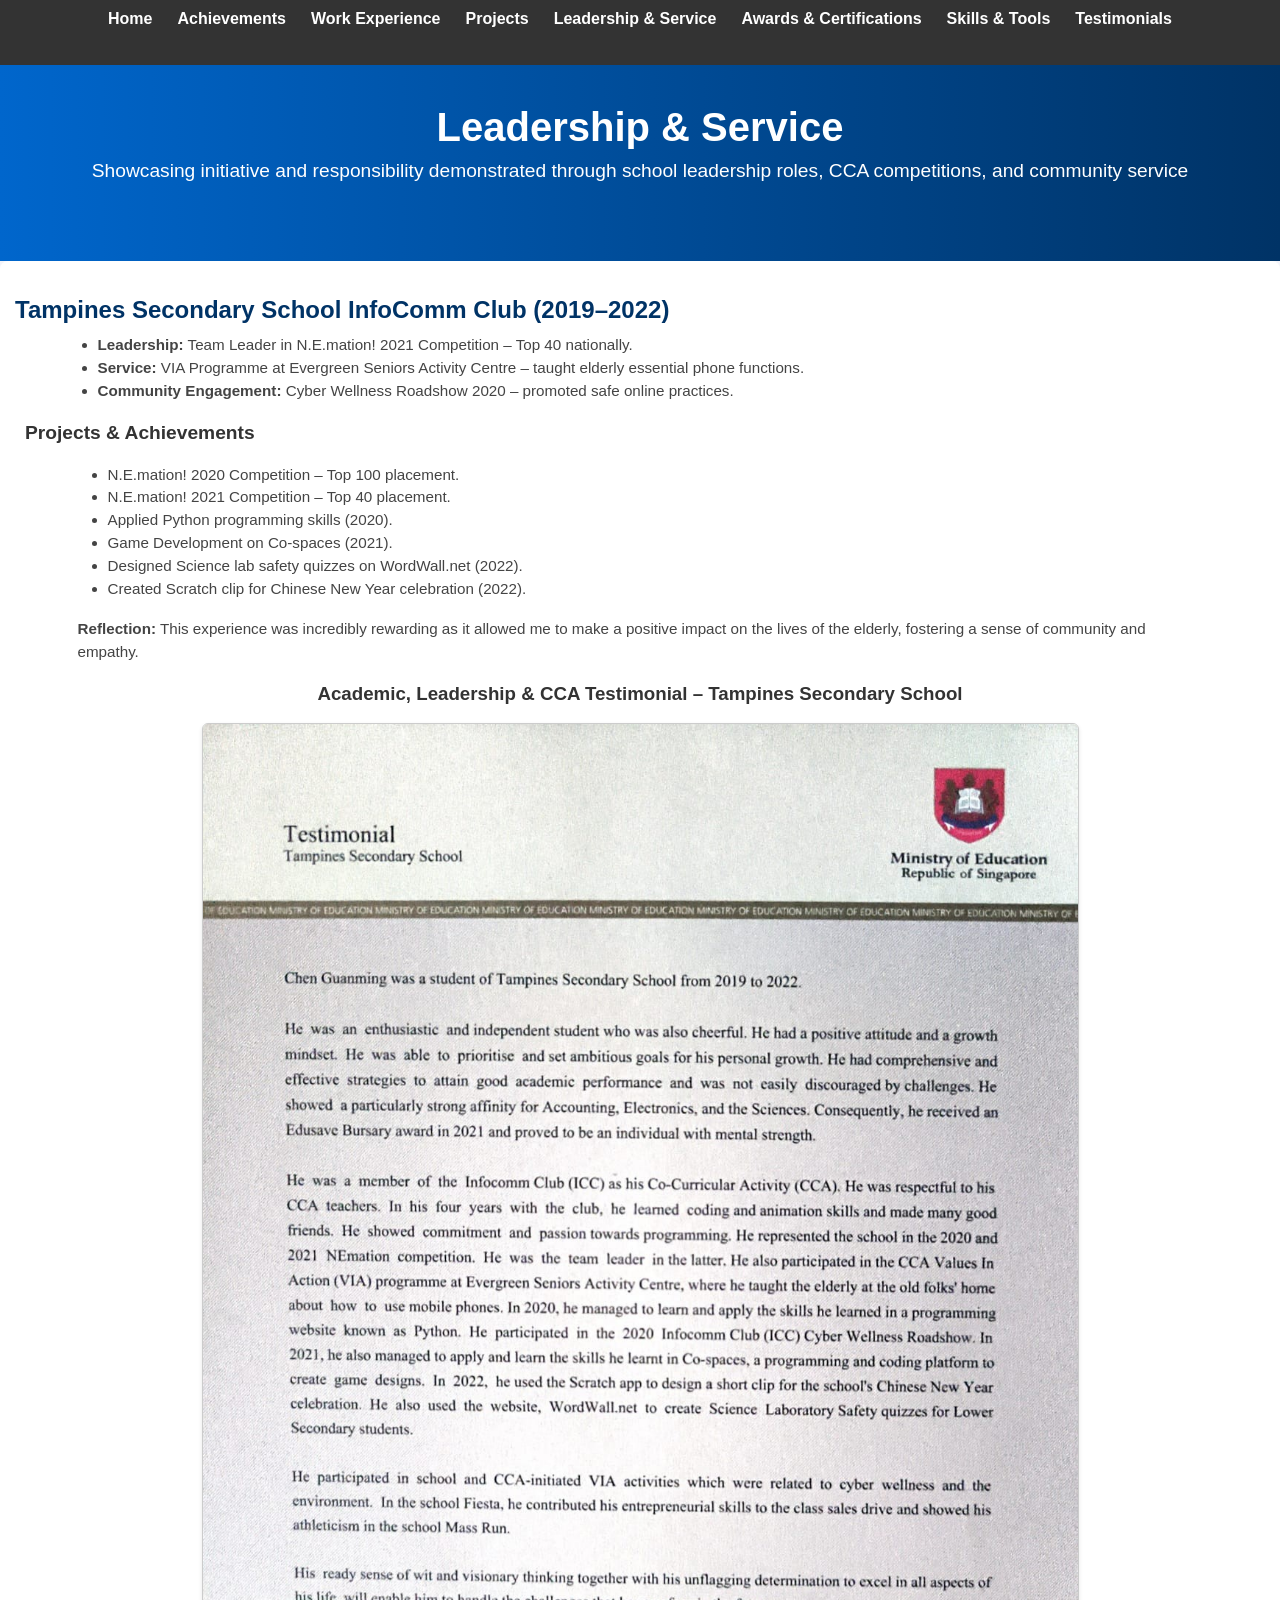
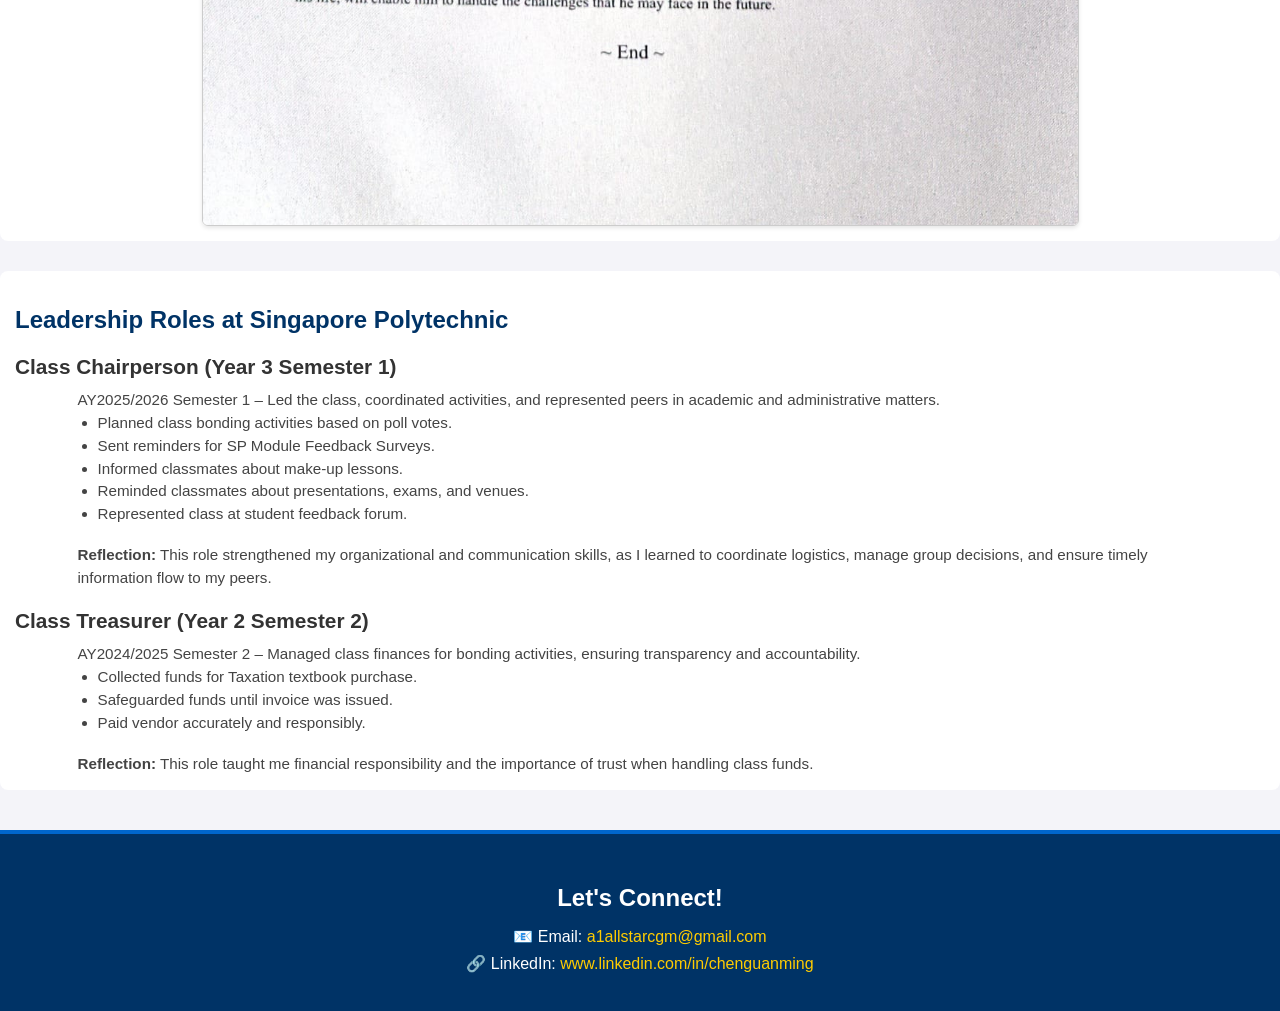
<file: leadership.html>
<!DOCTYPE html>
<html>
<head>
  <title>CCA, Leadership & Service - Guanming</title>
  <link rel="stylesheet" href="style.css">
</head>
<body>
  <!-- Navigation -->
  <nav>
    <ul>
      <li><a href="index.html" style="background:none; box-shadow:none; transform:none;">Home</a></li>
      <li><a href="achievements.html" style="background:none; box-shadow:none; transform:none;">Achievements</a></li>
      <li><a href="work.html" style="background:none; box-shadow:none; transform:none;">Work Experience</a></li>
      <li><a href="projects.html" style="background:none; box-shadow:none; transform:none;">Projects</a></li>
      <li><a href="leadership.html" style="background:none; box-shadow:none; transform:none;">Leadership & Service</a></li>
      <li><a href="awards.html" style="background:none; box-shadow:none; transform:none;">Awards & Certifications</a></li>
      <li><a href="skills.html" style="background:none; box-shadow:none; transform:none;">Skills & Tools</a></li>
      <li><a href="testimonials.html" style="background:none; box-shadow:none; transform:none;">Testimonials</a></li>
    </ul>
  </nav>

  <header>
    <h1>Leadership & Service</h1>
    <p>Showcasing initiative and responsibility demonstrated through school leadership roles, CCA competitions, and community service</p>
  </header>

  <main>
    <!-- InfoComm Club -->
    <div class="achievement-card" style="background-color:white; box-shadow:none; transform:none; transition:none; margin-bottom:30px; padding:15px;">
      <h2 style="text-align:left; font-size:1.5em; font-weight:bold; margin-bottom:10px;">Tampines Secondary School InfoComm Club (2019–2022)</h2>
      <ul>
        <li><strong>Leadership:</strong> Team Leader in N.E.mation! 2021 Competition – Top 40 nationally.</li>
        <li><strong>Service:</strong> VIA Programme at Evergreen Seniors Activity Centre – taught elderly essential phone functions.</li>
        <li><strong>Community Engagement:</strong> Cyber Wellness Roadshow 2020 – promoted safe online practices.</li>
      </ul>

    <div style="position:relative; left:10px;">
      <h3 style="text-align:left; font-size:1.2em; font-weight:bold; margin-top:20px;">Projects & Achievements</h3>
       <ul>
         <li>N.E.mation! 2020 Competition – Top 100 placement.</li>
         <li>N.E.mation! 2021 Competition – Top 40 placement.</li>
         <li>Applied Python programming skills (2020).</li>
         <li>Game Development on Co-spaces (2021).</li>
         <li>Designed Science lab safety quizzes on WordWall.net (2022).</li>
         <li>Created Scratch clip for Chinese New Year celebration (2022).</li>
       </ul>
      </div>

      <!-- Reflection right below projects -->
      <br>
      <p class="reflection">
        <strong>Reflection:</strong> This experience was incredibly rewarding as it allowed me to make a positive impact on the lives of the elderly, fostering a sense of community and empathy.
      </p>

      <!-- Testimonial right below reflection -->
      <h3 style="text-align:centre;">Academic, Leadership & CCA Testimonial – Tampines Secondary School</h2>
      <img src="certs/testimonial-cca.jpeg"  
           alt="CCA Testimonial from Tampines Secondary School"  
           style="display:block; margin:0 auto; max-width:70%; height:auto; 
                  border:1px solid #ccc; border-radius:6px; 
                  box-shadow:0 2px 4px rgba(0,0,0,0.1); 
                  transform:none; transition:none;">
    </div>

    <!-- Polytechnic Roles -->
    <div class="achievement-card" style="background-color:white; box-shadow:none; transform:none; transition:none; margin-bottom:30px; padding:15px;">
      <h2 style="text-align:left; font-size:1.5em; font-weight:bold; margin-bottom:15px;">Leadership Roles at Singapore Polytechnic</h2>

      <!-- Class Chairman -->
      <h3 style="text-align:left; font-size:1.3em; font-weight:bold; margin-bottom:10px;">Class Chairperson (Year 3 Semester 1)</h3>
      <p>AY2025/2026 Semester 1 – Led the class, coordinated activities, and represented peers in academic and administrative matters.</p>
      <ul>
        <li>Planned class bonding activities based on poll votes.</li>
        <li>Sent reminders for SP Module Feedback Surveys.</li>
        <li>Informed classmates about make‑up lessons.</li>
        <li>Reminded classmates about presentations, exams, and venues.</li>
        <li>Represented class at student feedback forum.</li>
      </ul>
      <br>
      <p class="reflection">
        <strong>Reflection:</strong> This role strengthened my organizational and communication skills, as I learned to coordinate logistics, manage group decisions, and ensure timely information flow to my peers.
      </p>

      <!-- Class Treasurer -->
      <h3 style="text-align:left; font-size:1.3em; font-weight:bold; margin-bottom:10px; margin-top:20px;">Class Treasurer (Year 2 Semester 2)</h3>
      <p>AY2024/2025 Semester 2 – Managed class finances for bonding activities, ensuring transparency and accountability.</p>
      <ul>
        <li>Collected funds for Taxation textbook purchase.</li>
        <li>Safeguarded funds until invoice was issued.</li>
        <li>Paid vendor accurately and responsibly.</li>
      </ul>
      <br>
      <p class="reflection">
        <strong>Reflection:</strong> This role taught me financial responsibility and the importance of trust when handling class funds.
      </p>
    </div>
  </main>
      <!-- Contact Section -->
  <footer style="background-color:#003366; color:white; text-align:center; margin-top:40px; padding:30px; border-top:4px solid #0066cc;">
    <h2 style="margin-bottom:15px; font-size:1.5em;">Let's Connect!</h2>
    <p style="margin:8px 0;">
      📧 Email: <a href="mailto:a1allstarcgm@gmail.com" style="color:#ffcc00; text-decoration:none;">a1allstarcgm@gmail.com</a>
    </p>
    <p style="margin:8px 0;">
      🔗 LinkedIn: <a href="https://www.linkedin.com/in/chenguanming" target="_blank" style="color:#ffcc00; text-decoration:none;">
        www.linkedin.com/in/chenguanming
      </a>
    </p>
  </footer>
</body>
</html>
</file>
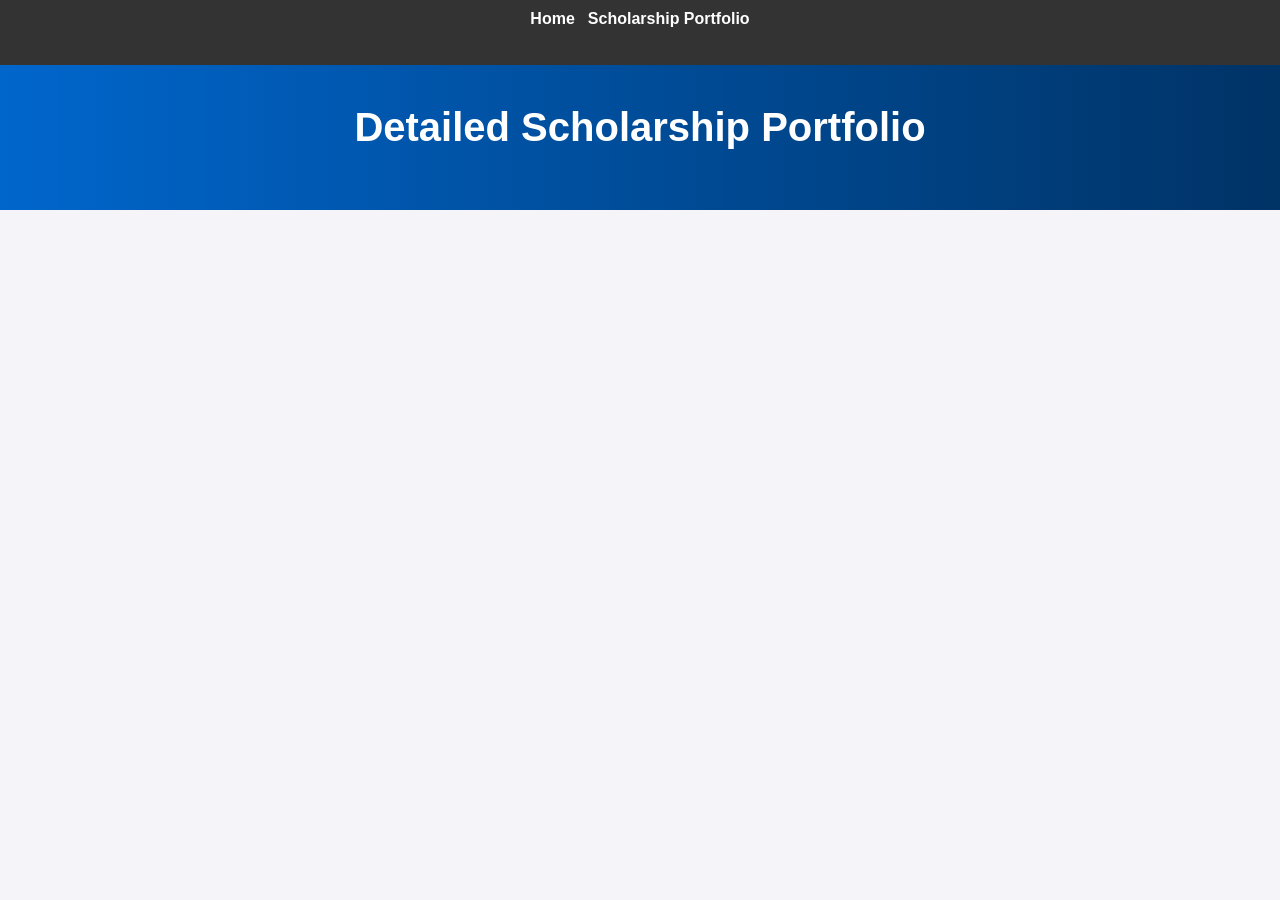
<file: portfolio.html>
<!DOCTYPE html>
<html>
<head>
  <title>Scholarship Portfolio</title>
  <link rel="stylesheet" href="style.css">
</head>
<body>
  <nav>
  <a href="index.html">Home</a> |
  <a href="portfolio.html">Scholarship Portfolio</a>
</nav>

  <header>
    <h1>Detailed Scholarship Portfolio</h1>
  </header>

  <!-- Your existing content goes here -->
</body>
</html>
</file>
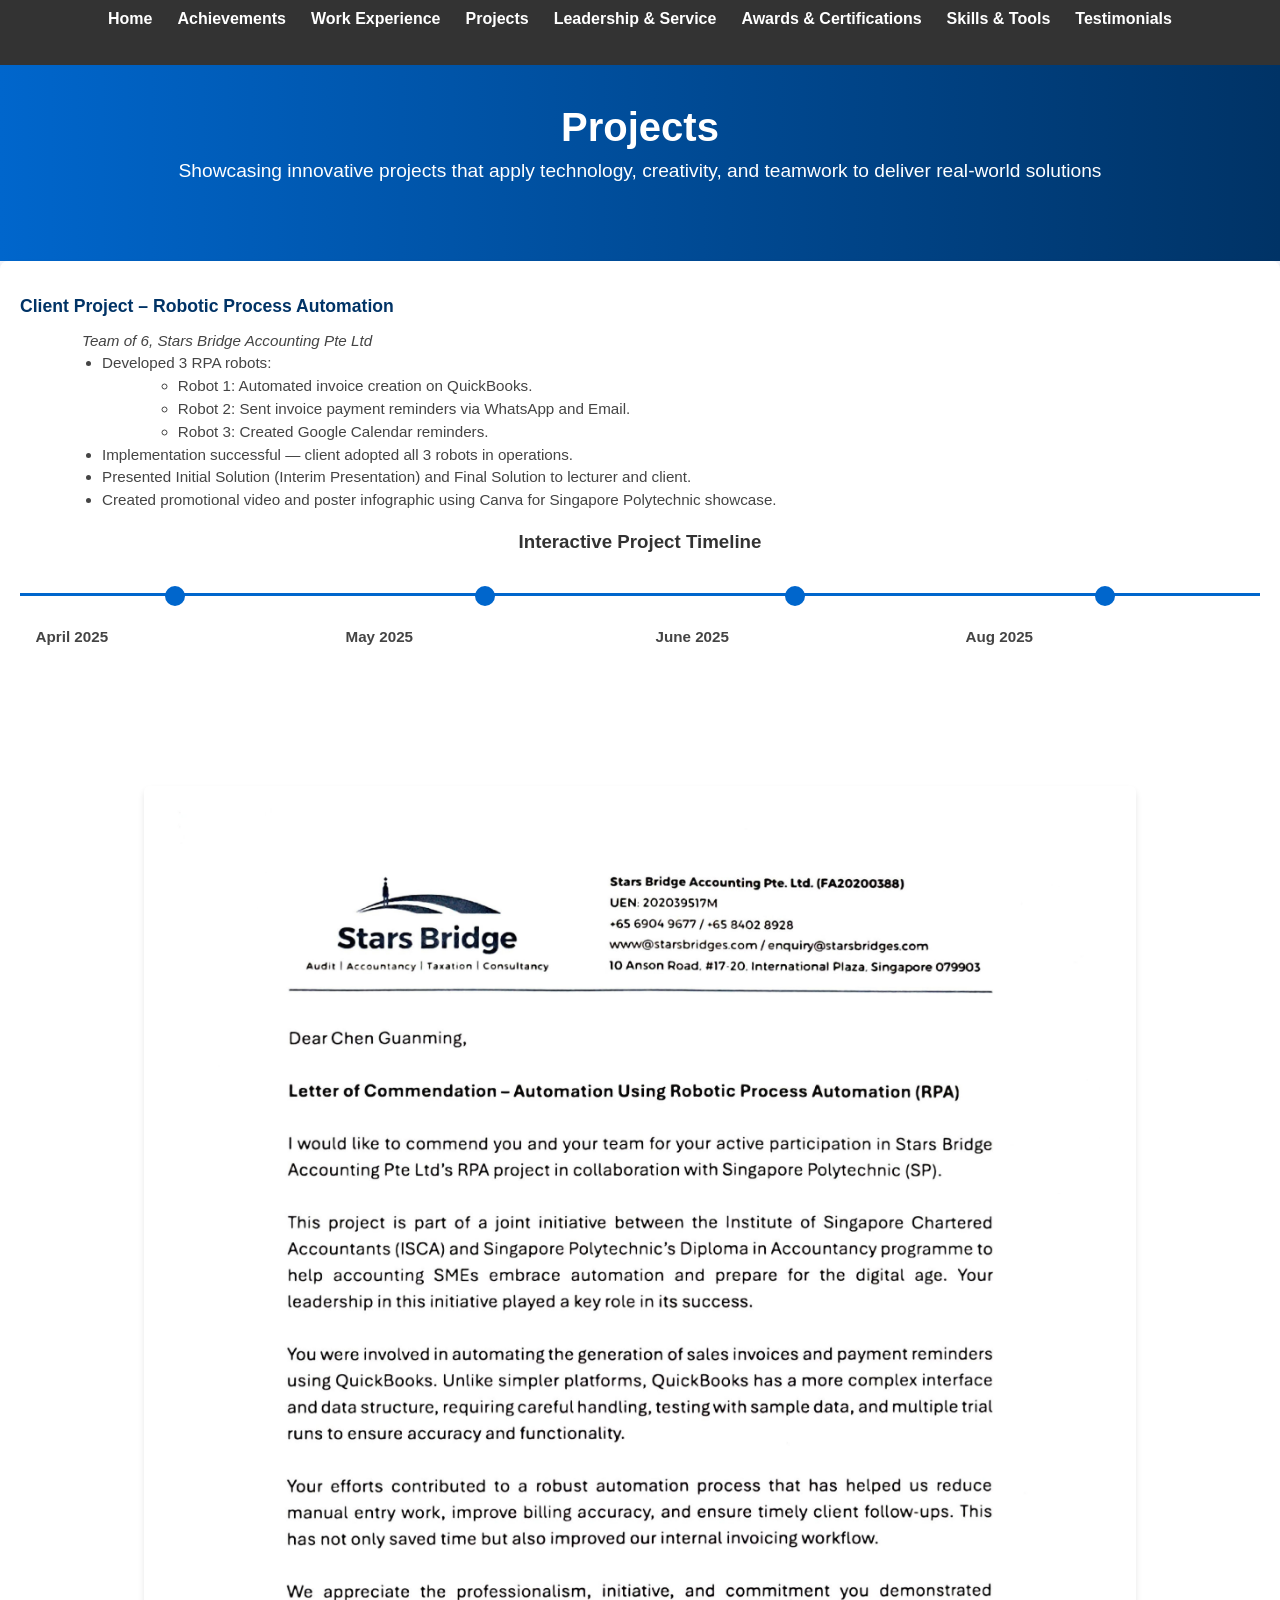
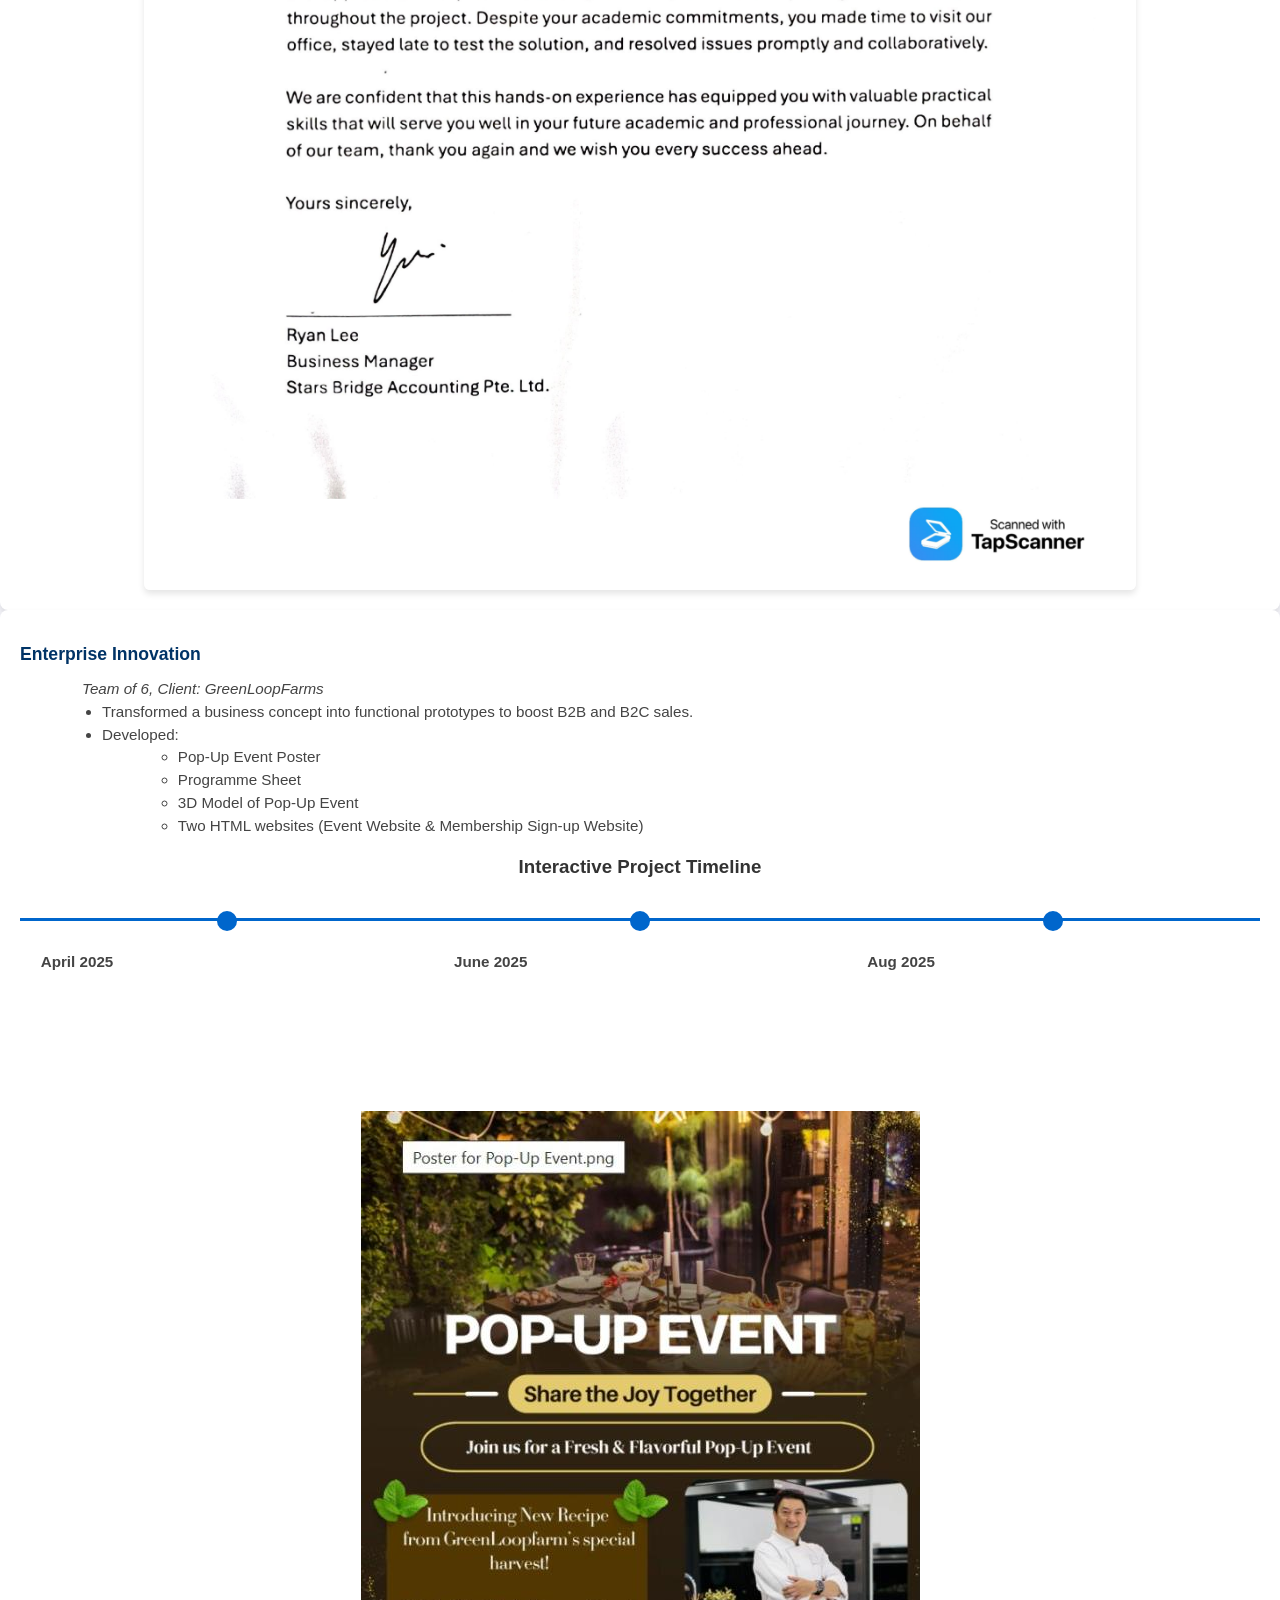
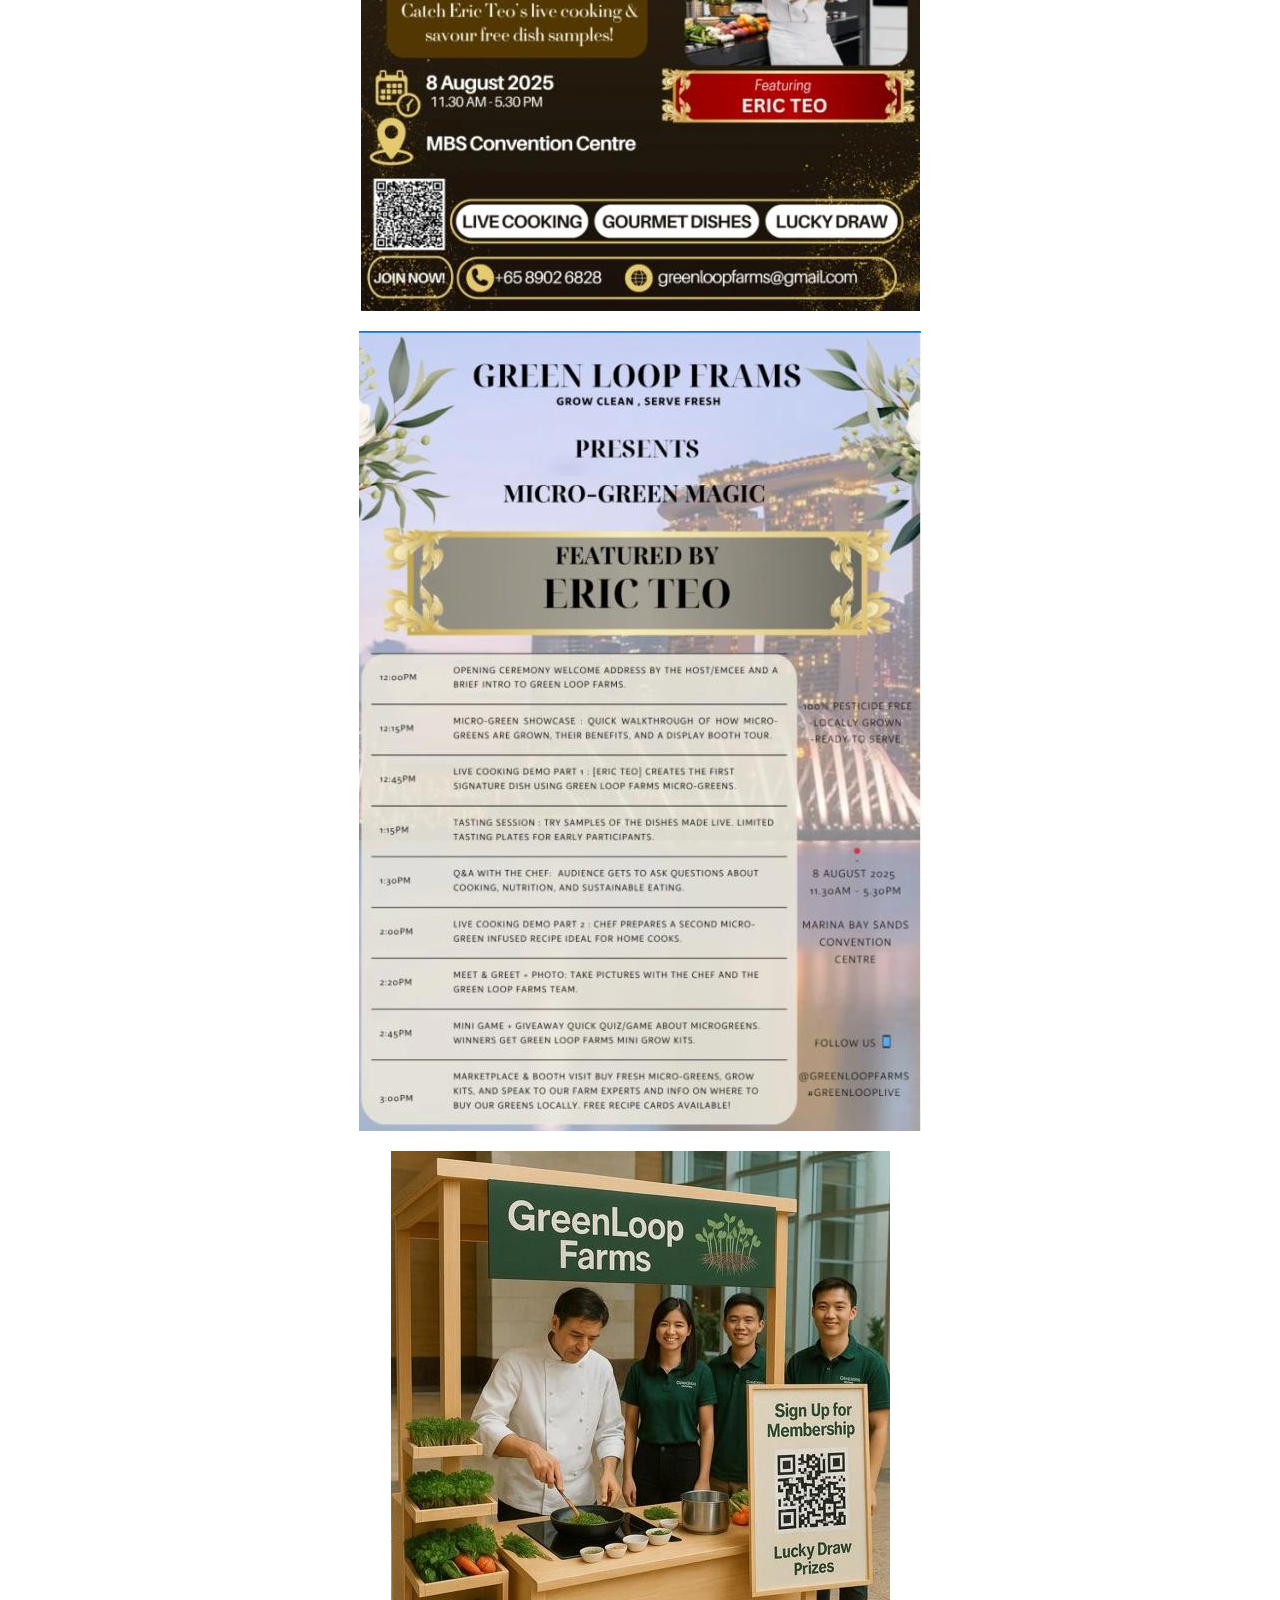
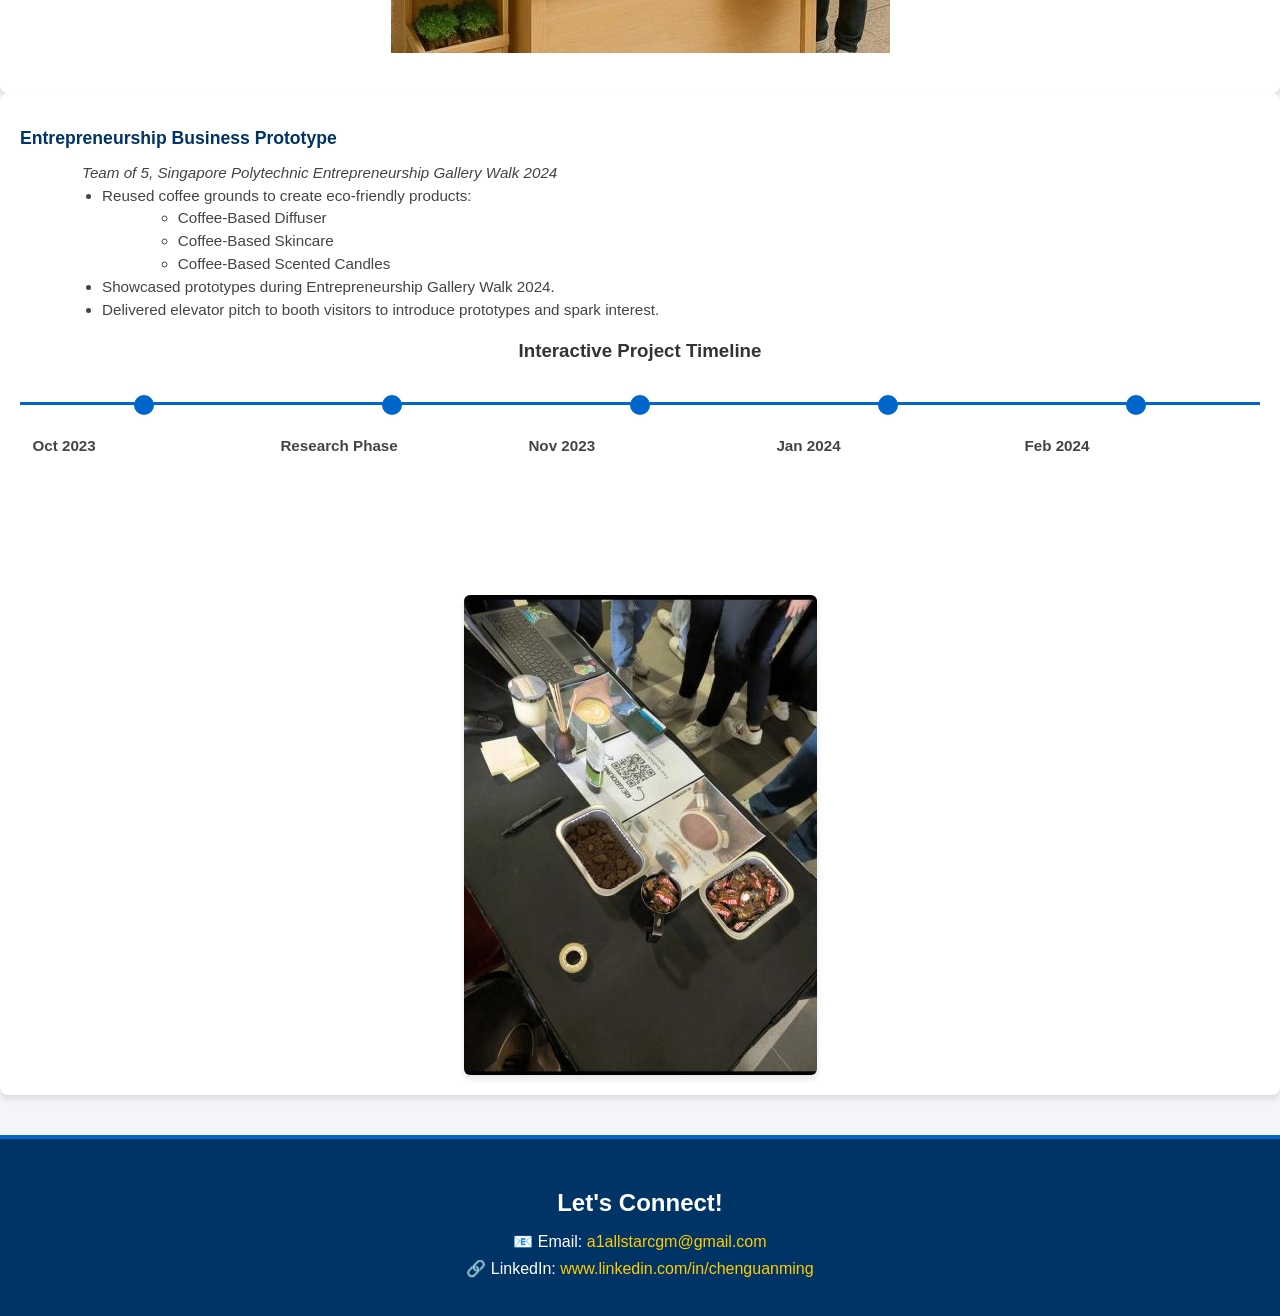
<file: projects.html>
<!DOCTYPE html>
<html>
<head>
  <title>Projects - Guanming</title>
  <link rel="stylesheet" href="style.css">
</head>
<body>
  <!-- Navigation -->
  <nav>
    <ul>
      <li><a href="index.html">Home</a></li>
      <li><a href="achievements.html">Achievements</a></li>
      <li><a href="work.html">Work Experience</a></li>
      <li><a href="projects.html">Projects</a></li>
      <li><a href="leadership.html">Leadership & Service</a></li>
      <li><a href="awards.html">Awards & Certifications</a></li>
      <li><a href="skills.html">Skills & Tools</a></li>
      <li><a href="testimonials.html">Testimonials</a></li>
    </ul>
  </nav>

  <header>
    <h1>Projects</h1>
    <p>Showcasing innovative projects that apply technology, creativity, and teamwork to deliver real‑world solutions</p>
  </header>

  <main id="projects-page">
    <!-- Client Project -->
    <div class="achievement-card">
      <h2 style="text-align:left;">Client Project – Robotic Process Automation</h2>
      <p><em>Team of 6, Stars Bridge Accounting Pte Ltd</em></p>
      <ul>
        <li>Developed 3 RPA robots:
          <ul>
            <li>Robot 1: Automated invoice creation on QuickBooks.</li>
            <li>Robot 2: Sent invoice payment reminders via WhatsApp and Email.</li>
            <li>Robot 3: Created Google Calendar reminders.</li>
          </ul>
        </li>
        <li>Implementation successful — client adopted all 3 robots in operations.</li>
        <li>Presented Initial Solution (Interim Presentation) and Final Solution to lecturer and client.</li>
        <li>Created promotional video and poster infographic using Canva for Singapore Polytechnic showcase.</li>
      </ul>

      <h3>Interactive Project Timeline</h3>
      <div id="timeline-client" class="timeline">
        <div class="milestone"><span></span><p>April 2025</p><div class="details"><p>Project Kickoff – Team formation and planning.</p></div></div>
        <div class="milestone"><span></span><p>May 2025</p><div class="details"><p>Interim Presentation – Presented initial RPA solution.</p></div></div>
        <div class="milestone"><span></span><p>June 2025</p><div class="details"><p>Robot Deployment – Automated invoice creation, reminders, and calendar integration.</p></div></div>
        <div class="milestone"><span></span><p>Aug 2025</p><div class="details"><p>Final Presentation – Delivered promotional video and infographic at SP showcase.</p></div></div>
      </div>

      <img src="certs/starsbridge-letter.jpg"
           alt="Letter of Commendation from StarsBridge Accounting"
           style="display:block; margin:0 auto; max-width:80%; height:auto; border-radius:6px; box-shadow:0 4px 6px rgba(0,0,0,0.1);">
    </div>

    <!-- Enterprise Innovation -->
    <div class="achievement-card">
      <h2 style="text-align:left;">Enterprise Innovation</h2>
      <p><em>Team of 6, Client: GreenLoopFarms</em></p>
      <ul>
        <li>Transformed a business concept into functional prototypes to boost B2B and B2C sales.</li>
        <li>Developed:
          <ul>
            <li>Pop-Up Event Poster</li>
            <li>Programme Sheet</li>
            <li>3D Model of Pop-Up Event</li>
            <li>Two HTML websites (Event Website & Membership Sign-up Website)</li>
          </ul>
        </li>
      </ul>

      <h3>Interactive Project Timeline</h3>
      <div id="timeline-enterprise" class="timeline">
        <div class="milestone"><span></span><p>April 2025</p><div class="details"><p>Project Kickoff – Began developing prototypes for GreenLoopFarms.</p></div></div>
        <div class="milestone"><span></span><p>June 2025</p><div class="details"><p>Presentation to Lecturers – Shared prototypes and event concepts.</p></div></div>
        <div class="milestone"><span></span><p>Aug 2025</p><div class="details"><p>Final Presentation – Delivered prototypes to lecturers and client.</p></div></div>
      </div>

      <img src="images/pop-poster.jpg" alt="Pop-Up Event Poster"
           style="display:block; margin:0 auto; max-width:80%; height:auto;">
      <img src="images/prog-sheet.jpg" alt="Programme Sheet of Pop-Up Event"
           style="display:block; margin:20px auto; max-width:80%; height:auto;">
      <img src="images/3D-Model.jpg" alt="3D Model of Pop-Up Event"
           style="display:block; margin:20px auto; max-width:80%; height:auto;">
    </div>

    <!-- Entrepreneurship Project -->
    <div class="achievement-card">
      <h2 style="text-align:left;">Entrepreneurship Business Prototype</h2>
      <p><em>Team of 5, Singapore Polytechnic Entrepreneurship Gallery Walk 2024</em></p>
      <ul>
        <li>Reused coffee grounds to create eco-friendly products:
          <ul>
            <li>Coffee-Based Diffuser</li>
            <li>Coffee-Based Skincare</li>
            <li>Coffee-Based Scented Candles</li>
          </ul>
        </li>
        <li>Showcased prototypes during Entrepreneurship Gallery Walk 2024.</li>
        <li>Delivered elevator pitch to booth visitors to introduce prototypes and spark interest.</li>
      </ul>

      <h3>Interactive Project Timeline</h3>
      <div id="timeline-entrepreneurship" class="timeline">
        <div class="milestone"><span></span><p>Oct 2023</p><div class="details"><p>Project Kickoff – Team formation and initial planning.</p></div></div>
        <div class="milestone"><span></span><p>Research Phase</p><div class="details"><p>Conducted research on eco-friendly products using coffee grounds.</p></div></div>
        <div class="milestone"><span></span><p>Nov 2023</p><div class="details"><p>First Presentation – Introduced initial prototypes to lecturers.</p></div></div>
        <div class="milestone"><span></span><p>Jan 2024</p><div class="details"><p>Gallery Walk – Showcased prototypes to visitors at SP.</p></div></div>
        <div class="milestone"><span></span><p>Feb 2024</p><div class="details"><p>Second Presentation – Presented final prototype to lecturers.</p></div></div>
      </div>

      <img src="images/entrepreneurship-gallery.jpg" alt="Entrepreneurship Prototype"
           style="display:block; margin:0 auto; max-width:80%; height:auto; border-radius:6px; box-shadow:0 4px 6px rgba(0,0,0,0.1);">
    </div>
  </main>

  <!-- Timeline Script -->
  <script>
    // Toggle milestones open/close with fade + slide animation
    document.querySelectorAll('.milestone').forEach((milestone) => {
      milestone.addEventListener('click', () => {
        const details = milestone.querySelector('.details');
        if (!details) return;
        const isVisible = details.classList.contains('show');
        // Collapse all details
        document.querySelectorAll('.details').forEach(d => d.classList.remove('show'));
        // Toggle current
        if (!isVisible) details.classList.add('show');
      });
    });
  </script>
    <!-- Contact Section -->
  <footer style="background-color:#003366; color:white; text-align:center; margin-top:40px; padding:30px; border-top:4px solid #0066cc;">
    <h2 style="margin-bottom:15px; font-size:1.5em;">Let's Connect!</h2>
    <p style="margin:8px 0;">
      📧 Email: <a href="mailto:a1allstarcgm@gmail.com" style="color:#ffcc00; text-decoration:none;">a1allstarcgm@gmail.com</a>
    </p>
    <p style="margin:8px 0;">
      🔗 LinkedIn: <a href="https://www.linkedin.com/in/chenguanming" target="_blank" style="color:#ffcc00; text-decoration:none;">
        www.linkedin.com/in/chenguanming
      </a>
    </p>
  </footer>
</body>
</html>
</file>
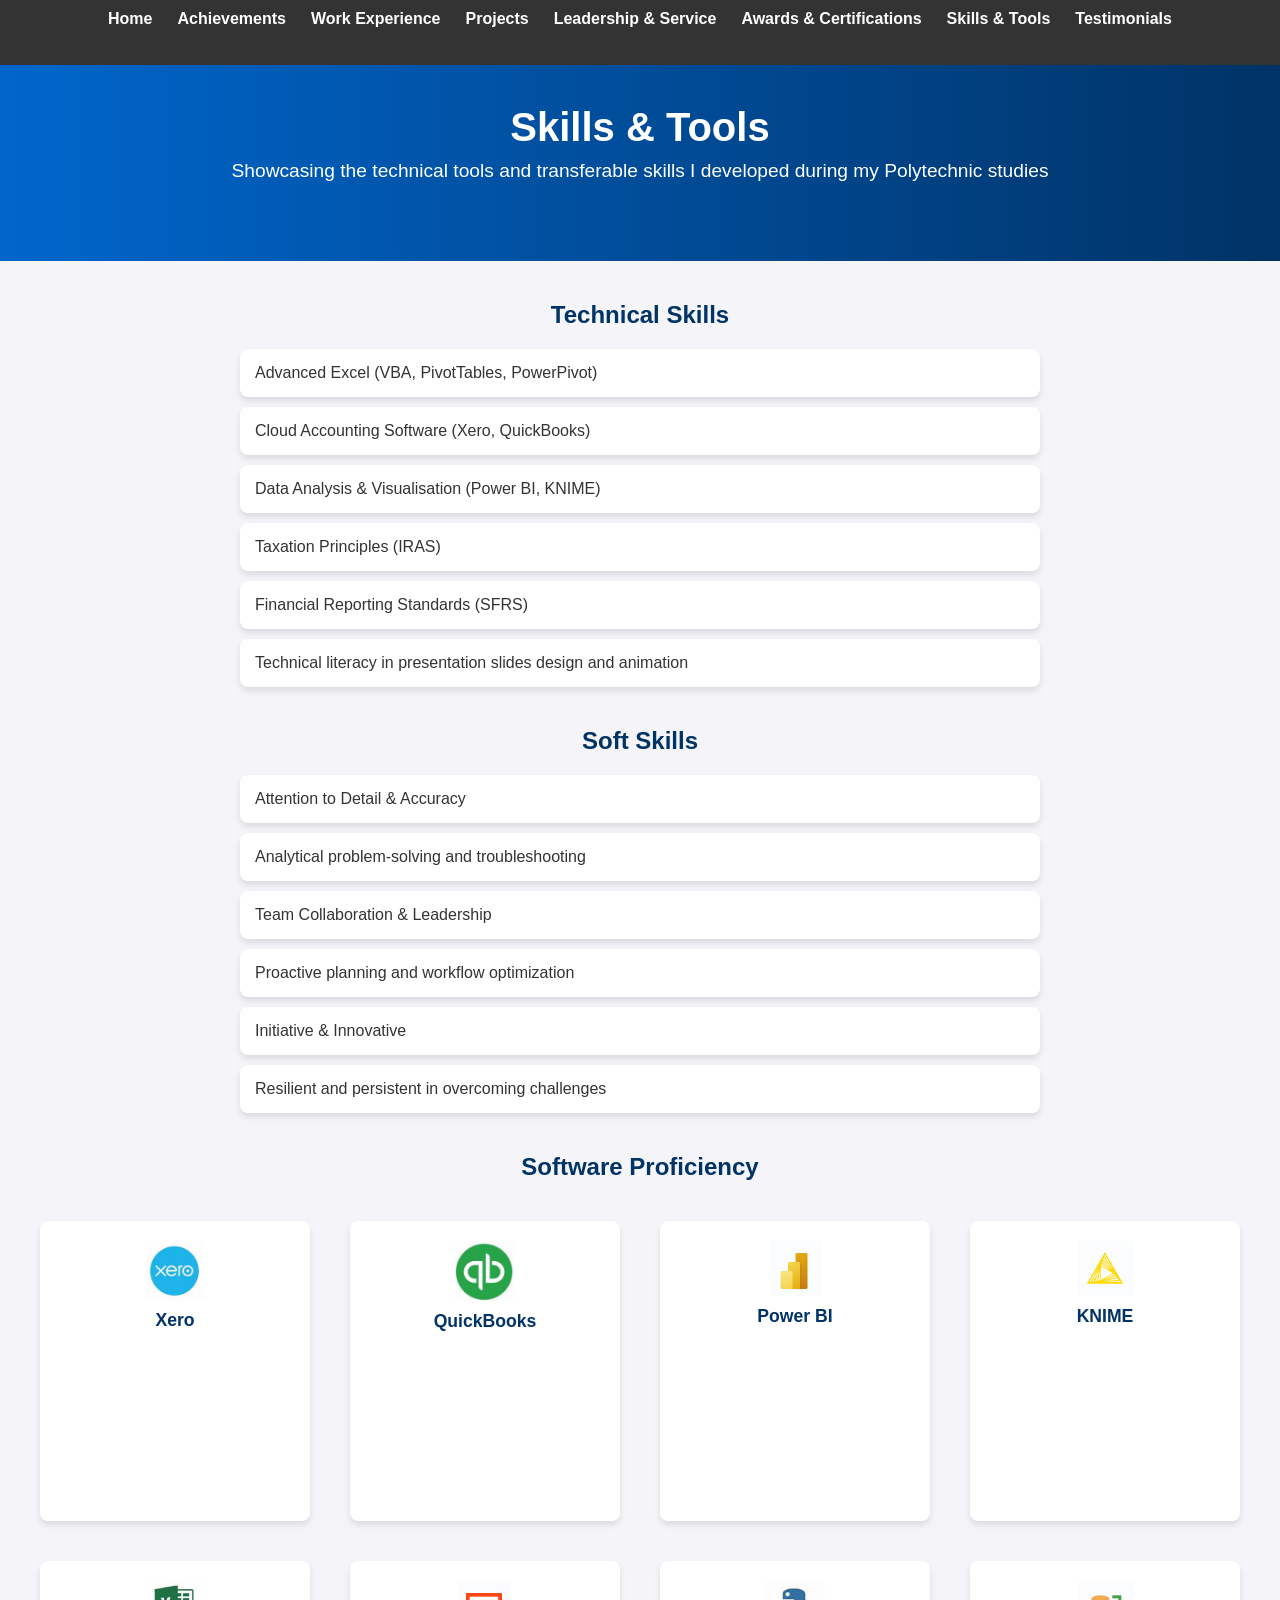
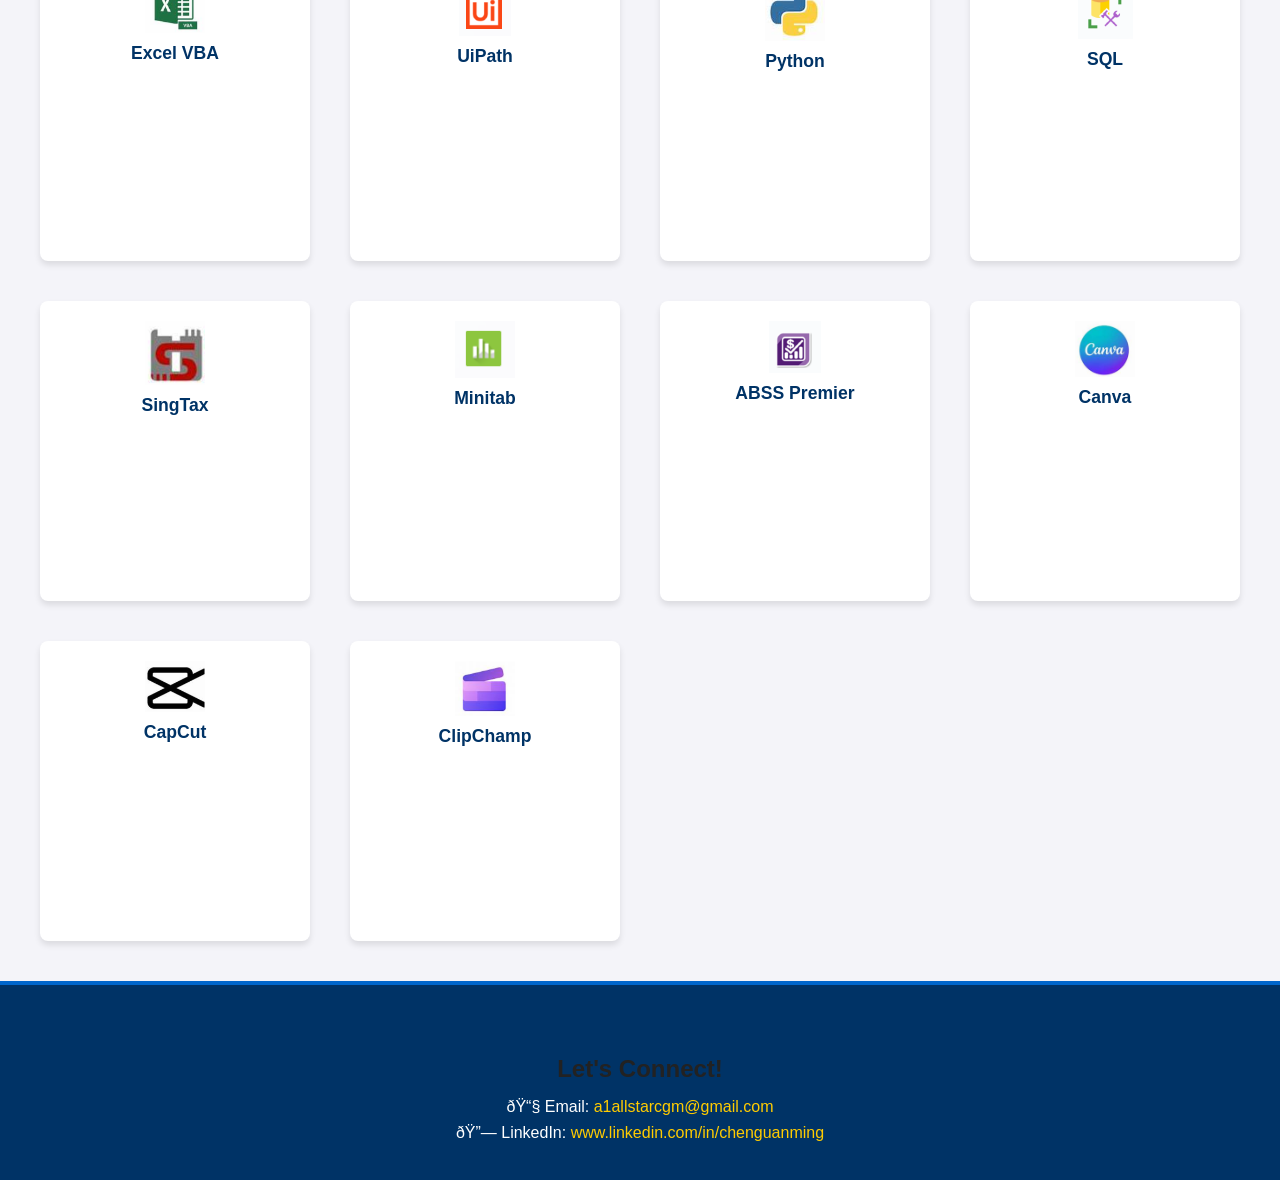
<file: skills.html>
<!DOCTYPE html>
<!-- <html lang="en"> -->
<html>
<head>
<!-- <meta charset="UTF-8"> -->
<!-- <meta name="viewport" content="width=device-width, initial-scale=1.0"> -->
  <title>Skills & Tools</title>
  <link rel="stylesheet" href="style.css">
</head>
  <style>
    body {
  font-family: Arial, sans-serif;
  margin: 0;
  background-color: #f4f4f9;
  color: #333;
  padding-top: var(--nav-height, 45px); /* offset content by nav height */
}

/* Navigation bar */
nav {
  --nav-height: 45px;       /* define nav height once */
  background-color: #333;   /* dark bar */
  padding: 10px 0;          /* slimmer padding */
  text-align: center;
  position: fixed;          /* keep nav fixed at top */
  top: 0;
  left: 0;
  width: 100%;
  z-index: 1000;            /* keep above other content */
  height: var(--nav-height);
}

nav ul {
  list-style: none;
  margin: 0;
  padding: 0;
  display: flex !important;          /* horizontal layout */
  flex-wrap: wrap;
  justify-content: center;
  gap: 25px;                         /* consistent spacing between items */
}

nav ul li {
  display: inline-block;
}

nav a {
  color: white !important;             /* always white text */
  text-decoration: none !important;    /* no underline */
  font-weight: bold;
  transition: color 0.3s ease;
}

nav a:hover {
  color: #ffcc00 !important;           /* gold hover */
  text-decoration: none !important;
}


    /* Page header */
    header {
      background: linear-gradient(to right, #0066cc, #003366);
      color: white;
      text-align: center;
      padding: 60px 20px;
    }

    header h1 {
      margin: 0;
      font-size: 2.5em;
    }

    header p {
      margin-top: 10px;
      font-size: 1.2em;
    }

    /* Section headings */
    h2 {
      text-align: center;
      margin-top: 40px;
      color: #222;
    }

    /* Skills list */
    #skills ul {
      max-width: 800px;
      margin: 20px auto;
      padding: 0;
      list-style: none;
    }

    #skills ul li {
      background: white;
      margin: 10px 0;
      padding: 15px;
      border-radius: 8px;
      box-shadow: 0 4px 6px rgba(0,0,0,0.1);
    }

    /* Software grid */
    .software-grid {
      display: grid;
      grid-template-columns: repeat(4, 1fr);
      gap: 40px;
      max-width: 1200px;
      margin: 40px auto;
      padding: 0 20px;
    }

    .software-box {
      background-color: white;
      border-radius: 8px;
      padding: 20px;
      text-align: center;
      box-shadow: 0 4px 6px rgba(0,0,0,0.1);
      transition: transform 0.3s ease, box-shadow 0.3s ease, background-color 0.3s ease;
      cursor: pointer;
      min-height: 260px;
      display: flex;
      flex-direction: column;
      justify-content: flex-start;
    }

    .software-box img {
      max-width: 60px;
      margin: 0 auto 10px;
    }

    .software-box h3 {
      margin: 0;
      font-size: 1.1em;
      color: #003366;
    }

    .software-box .details {
      display: none;
      font-size: 0.9em;
      color: #333;
      margin-top: 15px;
    }

    .software-box:hover {
      transform: translateY(-8px);
      box-shadow: 0 10px 15px rgba(0,0,0,0.2);
      background-color: #cce6ff; /* stronger blue tint */
    }

    .software-box:hover .details {
      display: block;
    }

    /* Responsive tweak */
    @media (max-width: 900px) {
      .software-grid {
        grid-template-columns: repeat(2, 1fr);
      }
    }

    @media (max-width: 600px) {
      .software-grid {
        grid-template-columns: 1fr;
      }
    }
  </style>
</head>
<body>

  <!-- Navigation -->
  <nav>
    <ul>
      <li><a href="index.html" style="background:none; box-shadow:none; transform:none;">Home</a></li>
      <li><a href="achievements.html" style="background:none; box-shadow:none; transform:none;">Achievements</a></li>
      <li><a href="work.html" style="background:none; box-shadow:none; transform:none;">Work Experience</a></li>
      <li><a href="projects.html" style="background:none; box-shadow:none; transform:none;">Projects</a></li>
      <li><a href="leadership.html" style="background:none; box-shadow:none; transform:none;">Leadership & Service</a></li>
      <li><a href="awards.html" style="background:none; box-shadow:none; transform:none;">Awards & Certifications</a></li>
      <li><a href="skills.html" style="background:none; box-shadow:none; transform:none;">Skills & Tools</a></li>
      <li><a href="testimonials.html" style="background:none; box-shadow:none; transform:none;">Testimonials</a></li>
   </ul>
  </nav>

  <!-- Page Header -->
  <header>
    <h1>Skills & Tools</h1>
    <p>Showcasing the technical tools and transferable skills I developed during my Polytechnic studies</p>
  </header>

  <!-- Skills Section -->
  <section id="skills">
    <h2 style ="text-align:center; color:#003366;">Technical Skills</h2>
    <ul>
      <li>Advanced Excel (VBA, PivotTables, PowerPivot)</li>
      <li>Cloud Accounting Software (Xero, QuickBooks)</li>
      <li>Data Analysis & Visualisation (Power BI, KNIME)</li>
      <li>Taxation Principles (IRAS)</li>
      <li>Financial Reporting Standards (SFRS)</li>
      <li>Technical literacy in presentation slides design and animation</li>
    </ul>
    
    <h2 style ="text-align:center; color:#003366;">Soft Skills</h2>
    <ul>
      <li>Attention to Detail & Accuracy</li>
      <li>Analytical problem-solving and troubleshooting</li>
      <li>Team Collaboration & Leadership</li>
      <li>Proactive planning and workflow optimization</li>
      <li>Initiative & Innovative</li>
      <li>Resilient and persistent in overcoming challenges</li>
    </ul>
  </section>

 <!-- Software Section -->
  <section id="software">
    <h2 style ="text-align:center; color:#003366;">Software Proficiency</h2>
    <div class="software-grid">
      <div class="software-box">
        <img src="images/Xero.png" alt="Xero Logo">
        <h3>Xero</h3>
        <p class="details">Xero — I had a regular hands-on learning experience with using Xero during my Accounting Internship at RSM. I am confident with data entry, bank reconciliation, updating FX Rates, extracting financial reports, & updating manual Journal Entries using Xero.</p>
      </div>
      <div class="software-box">
        <img src="images/QuickBooks.png" alt="QuickBooks Logo">
        <h3>QuickBooks</h3>
        <p class="details">QuickBooks — During my Accounting Internship, I have keyed in invoices, and have recorded bank transfers in differing currencies (e.g. SGD to USD).</p>
      </div>
      <div class="software-box">
        <img src="images/power-bi-logo.png" alt="Power BI Logo">
        <h3>Power BI</h3>
        <p class="details">Microsoft Power BI — I am confident with using Microsoft Power BI to transform raw data into interactive dashboards and actionable insights.</p>
      </div>
      <div class="software-box">
        <img src="images/knime.png" alt="KNIME Logo">
        <h3>KNIME</h3>
        <p class="details">KNIME —  I am confident with designing workflows for data cleaning, integration, and reporting to support efficient analysis and decision-making</p>
      </div>
      <div class="software-box">
        <img src="images/excel.png" alt="Excel VBA Logo">
        <h3>Excel VBA</h3>
        <p class="details">Microsoft Excel VBA — I had hands-on learning experience with using Excel VBA during my studies in Singapore Polytechnic. This was further reinforced during my Internship, where I initiated to work on a VBA Automation Project to streamline the repetitive bank import file preparation process for the team.</p>
      </div>
      <div class="software-box">
        <img src="images/uipath.png" alt="UiPath Logo">
        <h3>UiPath</h3>
        <p class="details">UiPath — I had an enriching learning experience with using Robotic Process Automation (RPA) on UiPath in my first year. This was further reinforced through my Client Project in my third year, where my team worked collaborated with StarsBridge Accounting to automate their repetitive business processes.</p>
      </div>
      <div class="software-box">
        <img src="images/python.png" alt="Python Logo">
        <h3>Python</h3>
        <p class="details">Python — In my first year, as part of a graded project, my team of 3 built a scientific calculator together using Python, which mimicked the mathematical functions on a typical scientific calculator. It was complex & required us to dive deep into research during the development phase.</p>
      </div>
      <div class="software-box">
        <img src="images/sql.png" alt="SQL Logo">
        <h3>SQL</h3>
        <p class="details">SQL — I am confident with using SQL to look up transaction records, modify existing data, organize & summarize transaction records.</p>
      </div>
      <div class="software-box">
        <img src="images/singtax.png" alt="SingTax Logo">
        <h3>SingTax</h3>
        <p class="details">SingTax — I had learning experience with using SingTax Corporate 2024 to calculate tax, and e-filing duirng my 2nd year at Singapore Polytechnic.</p>
      </div>
      <div class="software-box">
        <img src="images/minitab.png" alt="Minitab Logo">
        <h3>Minitab</h3>
        <p class="details">Minitab — I had learning experience with using Minitab Statistics to generate descriptive statistics, generate graphs & charts, compute regression & correlation, perform t-tests and ANOVA to draw meaningful business insights for decision-making.</p>
      </div>
      <div class="software-box">
        <img src="images/abss.png" alt="ABSS Premier Logo">
        <h3>ABSS Premier</h3>
        <p class="details">ABSS Premier — I Had experience with keying in journal entries using ABSS Premier in my first year.</p>
      </div>
      <div class="software-box">
        <img src="images/canva.png" alt="Canva Logo">
        <h3>Canva</h3>
        <p class="details">Canva — In various group projects in Polytechnic, I had experience using Canva to design slides, adding slide and elemental animations, creating visuals through layering & transparency, & incorporate music into the slides.</p>
      </div>
      <div class="software-box">
        <img src="images/capcut.png" alt="CapCut Logo">
        <h3>CapCut</h3>
        <p class="details">CapCut — When editing my internship video presentation, I used CapCut to import media, adjust audio levels, and incorporate transitions and visual elements to enhance clarity and engagement, resulting in a professional presentation delivered.</p>
      </div>
      <div class="software-box">
        <img src="images/clipchamp.png" alt="ClipChamp Logo">
        <h3>ClipChamp</h3>
        <p class="details">ClipChamp — I am confident with adding visuals, animations, transitions, & music into videos using ClipChamp, to enhance presentation quality.</p>
      </div>
    </div>
  </section>
    <!-- Contact Section -->
  <footer style="background-color:#003366; color:white; text-align:center; margin-top:40px; padding:30px; border-top:4px solid #0066cc;">
    <h2 style="margin-bottom:15px; font-size:1.5em;">Let's Connect!</h2>
    <p style="margin:8px 0;">
      📧 Email: <a href="mailto:a1allstarcgm@gmail.com" style="color:#ffcc00; text-decoration:none;">a1allstarcgm@gmail.com</a>
    </p>
    <p style="margin:8px 0;">
      🔗 LinkedIn: <a href="https://www.linkedin.com/in/chenguanming" target="_blank" style="color:#ffcc00; text-decoration:none;">
        www.linkedin.com/in/chenguanming
      </a>
    </p>
  </footer>
</body>
</html>
</file>
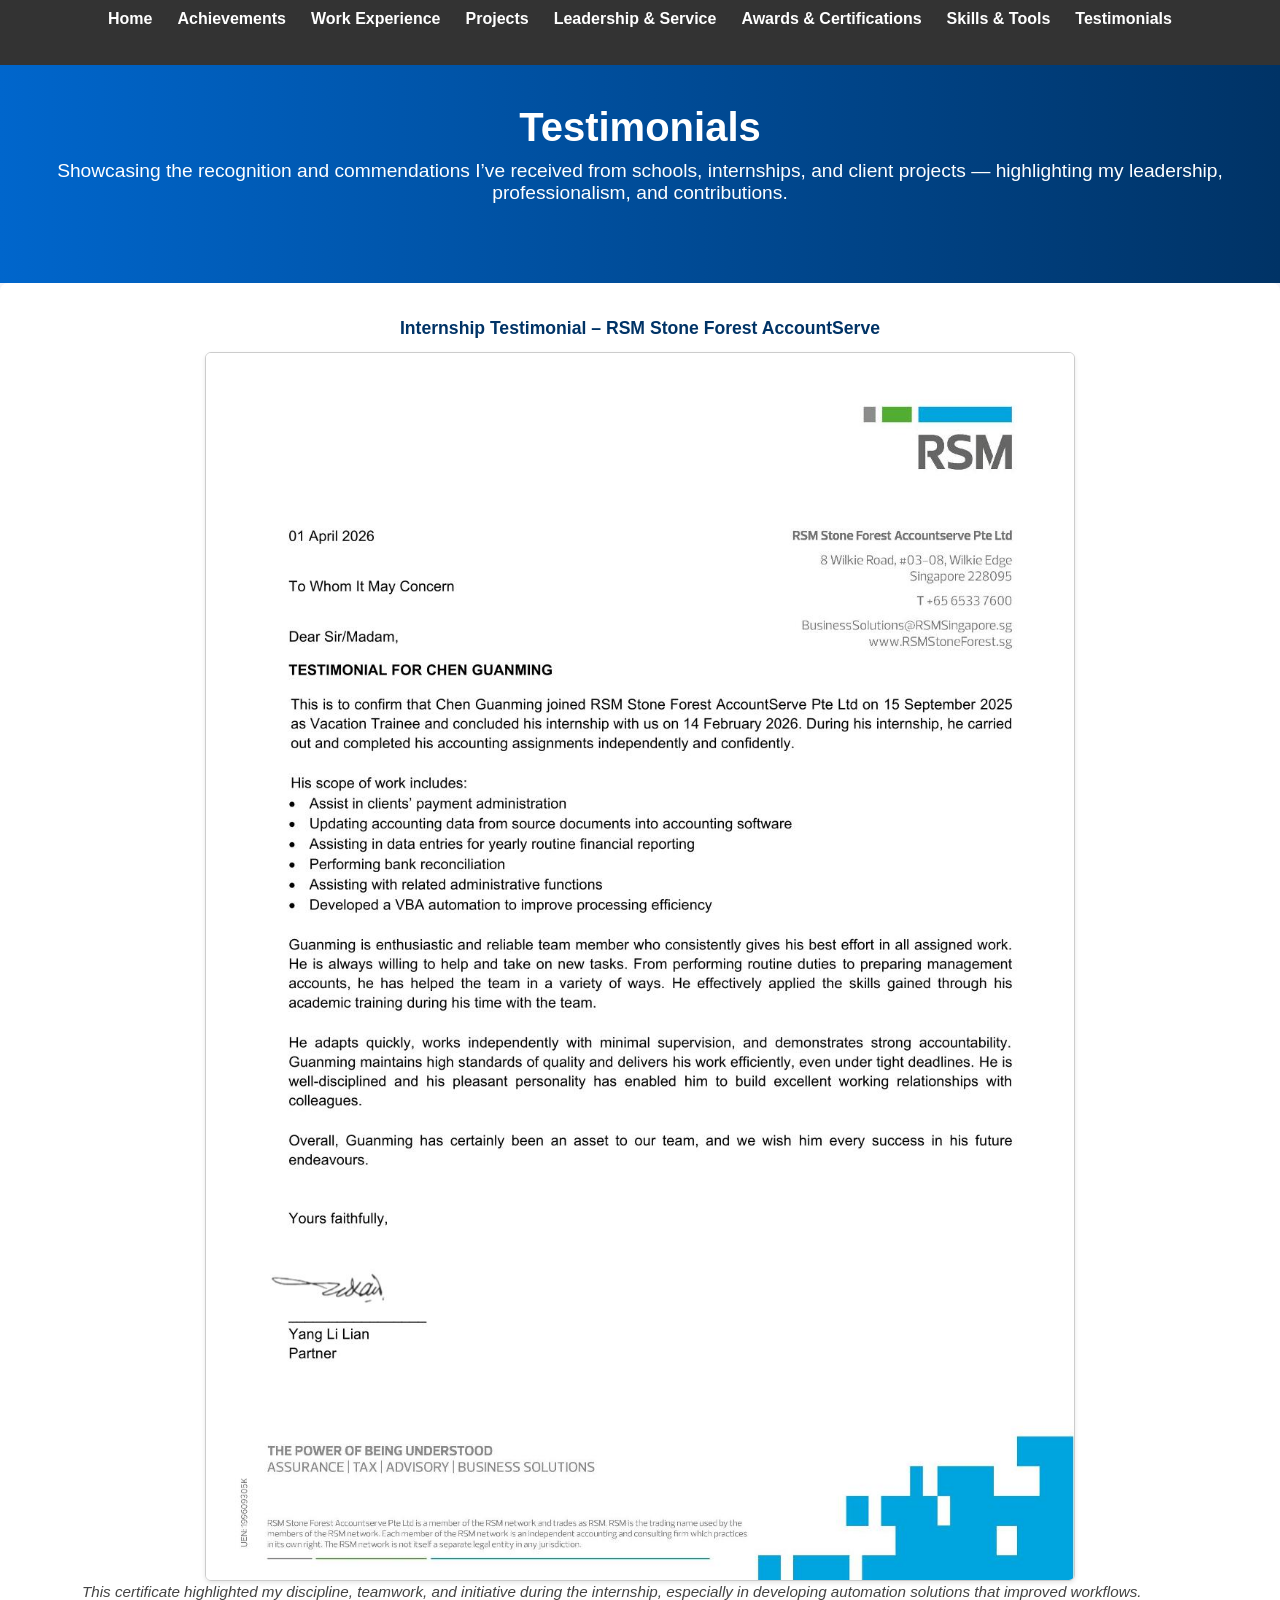
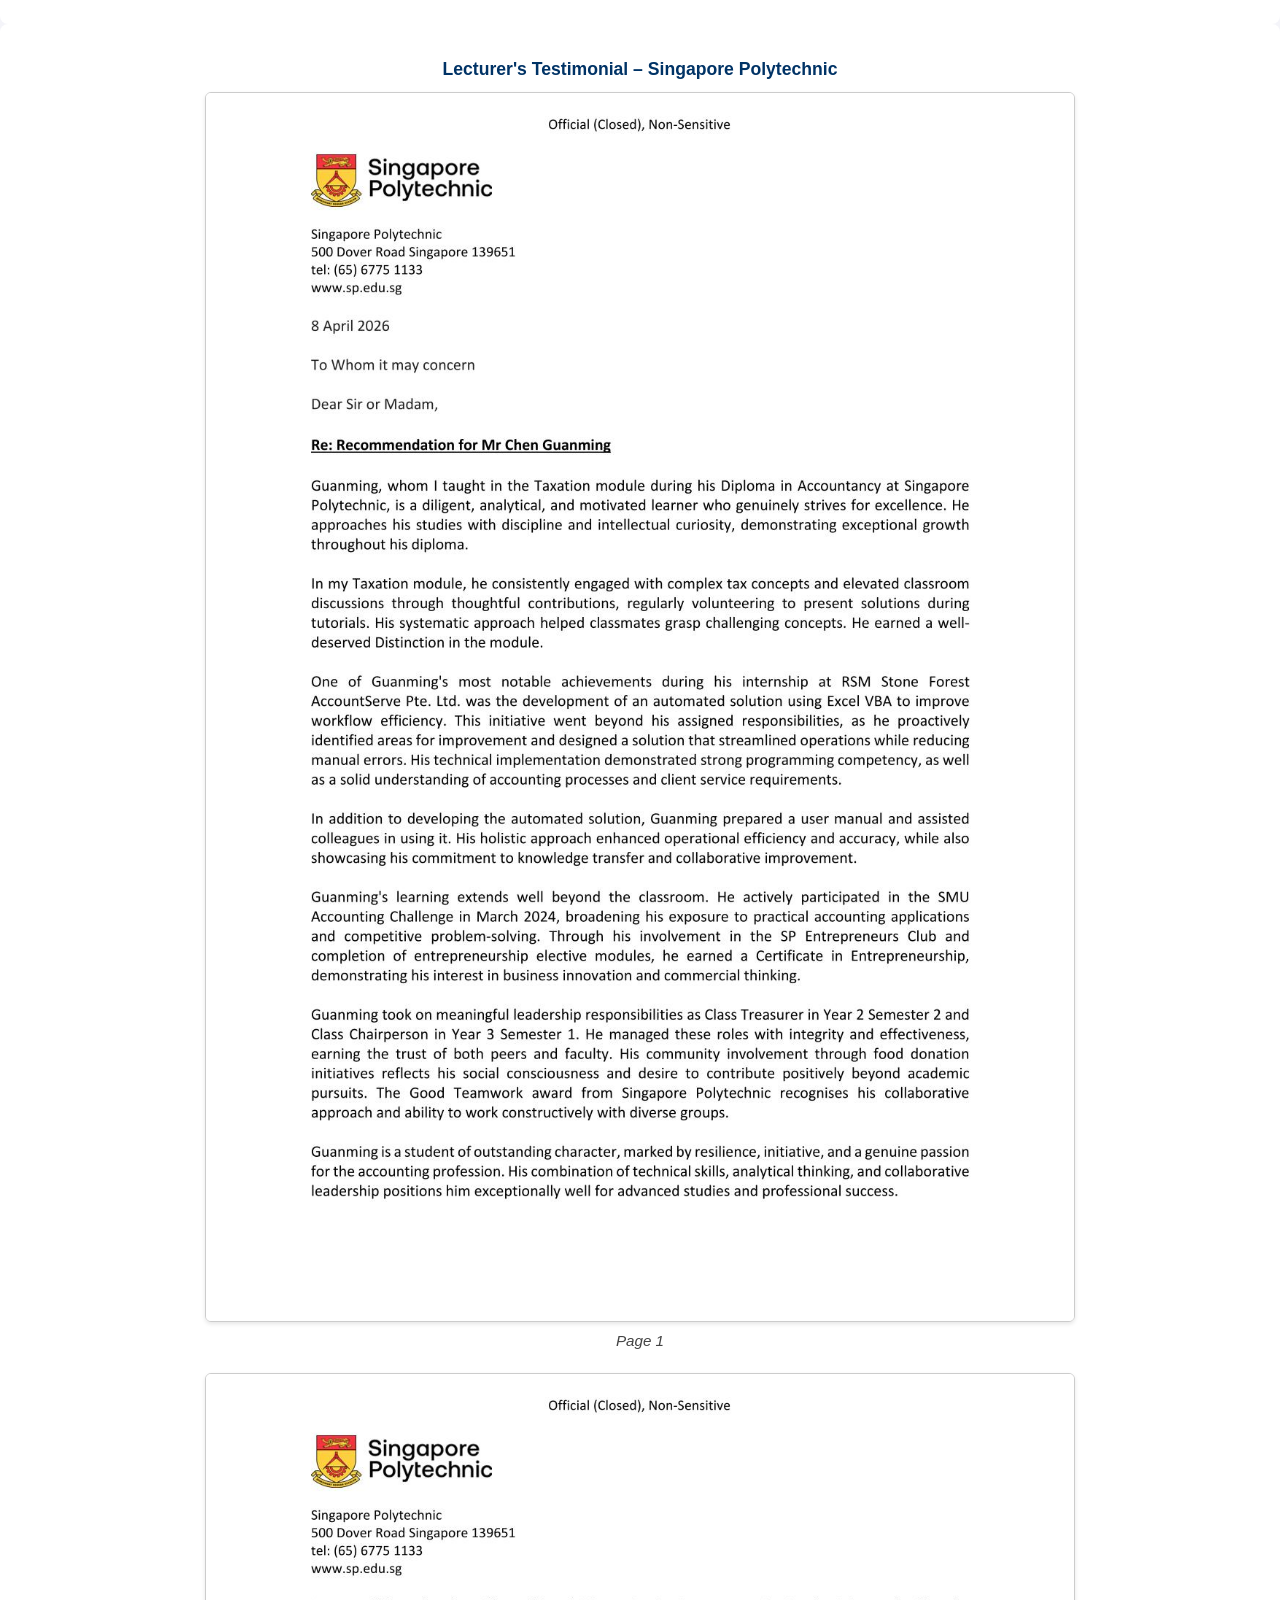
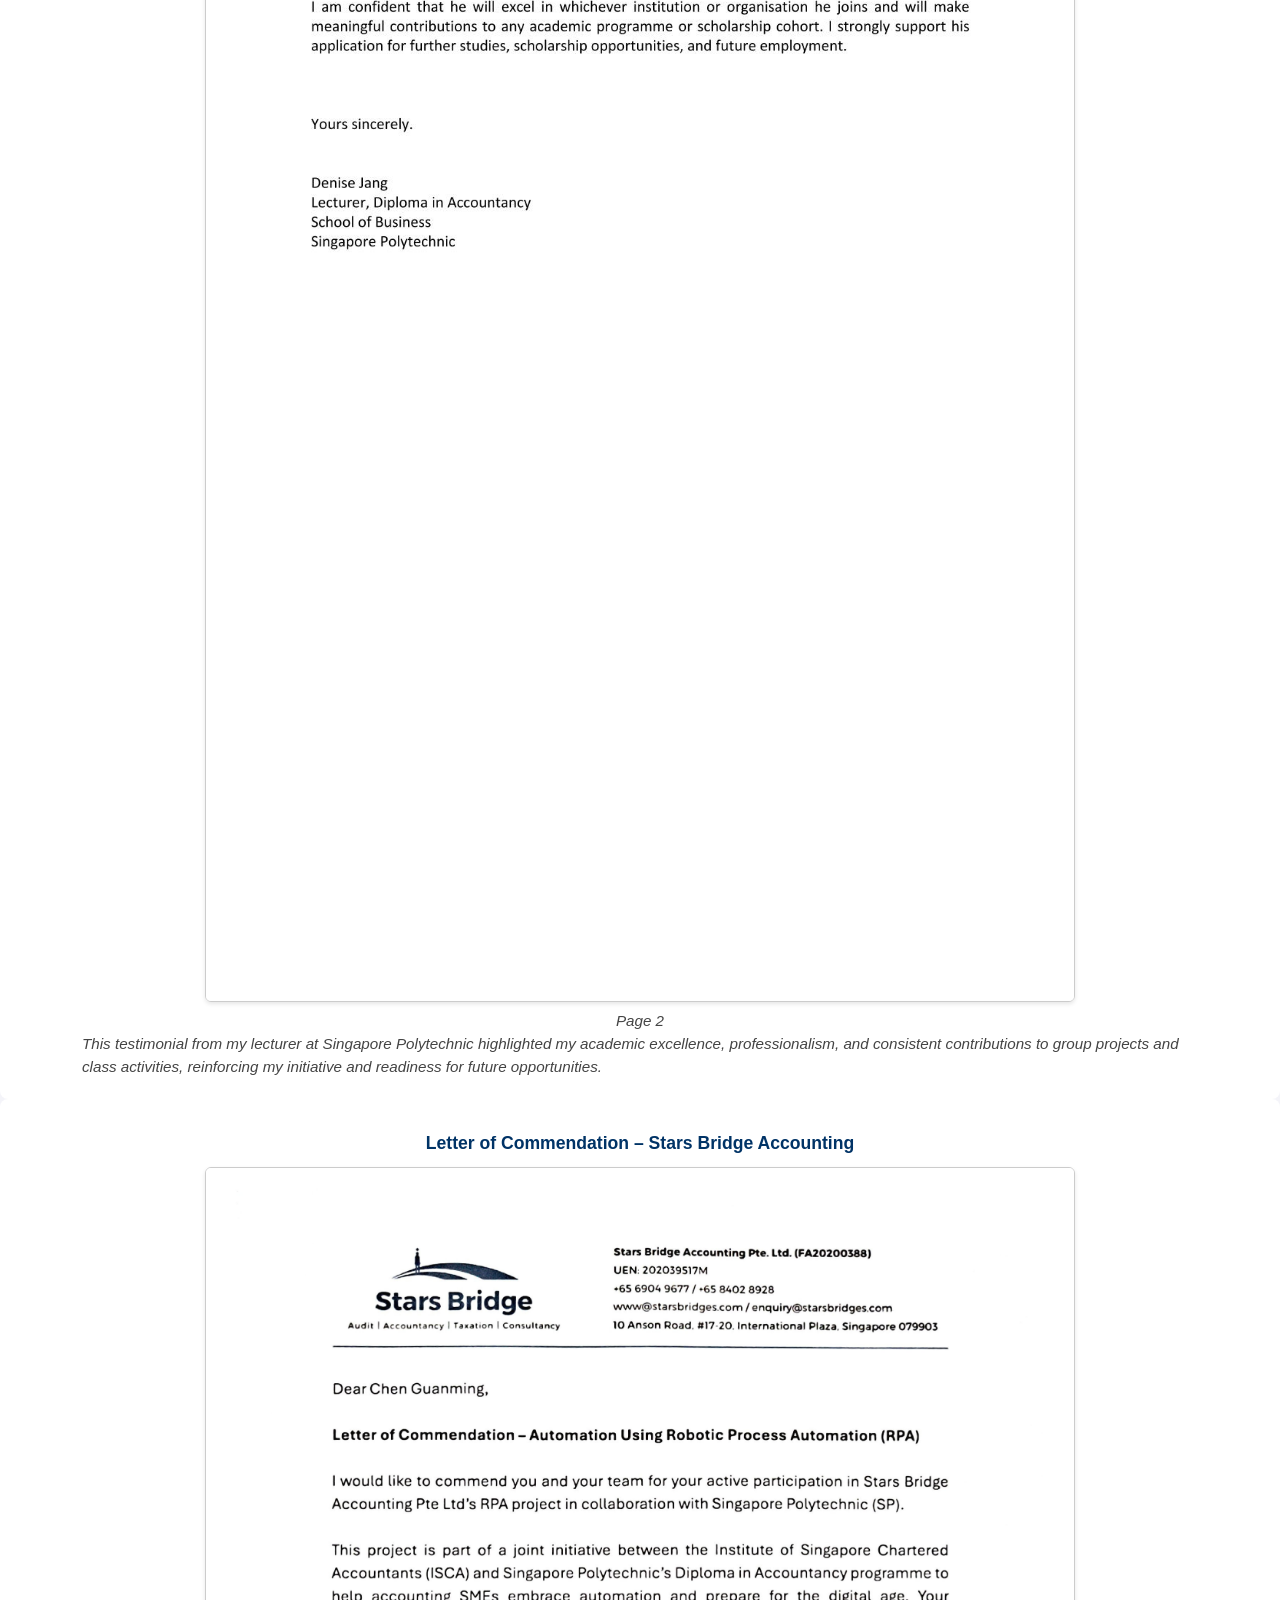
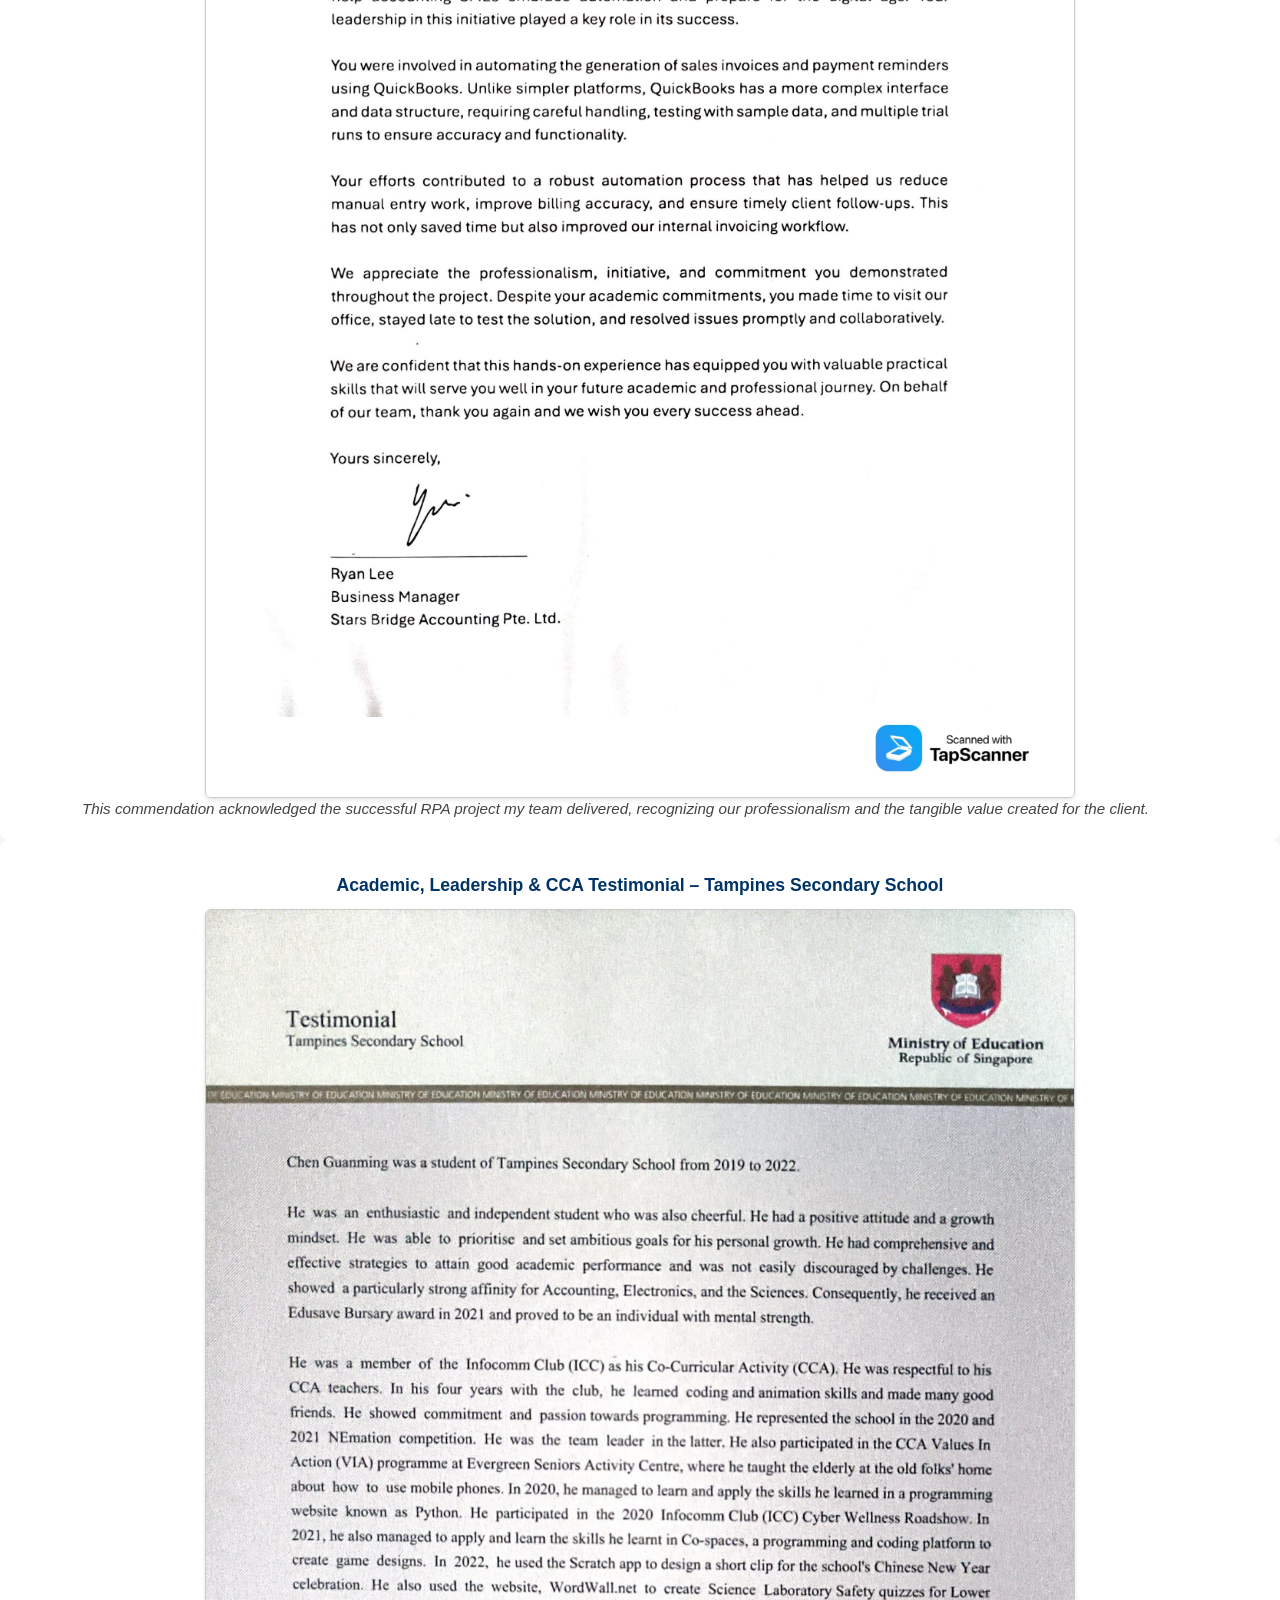
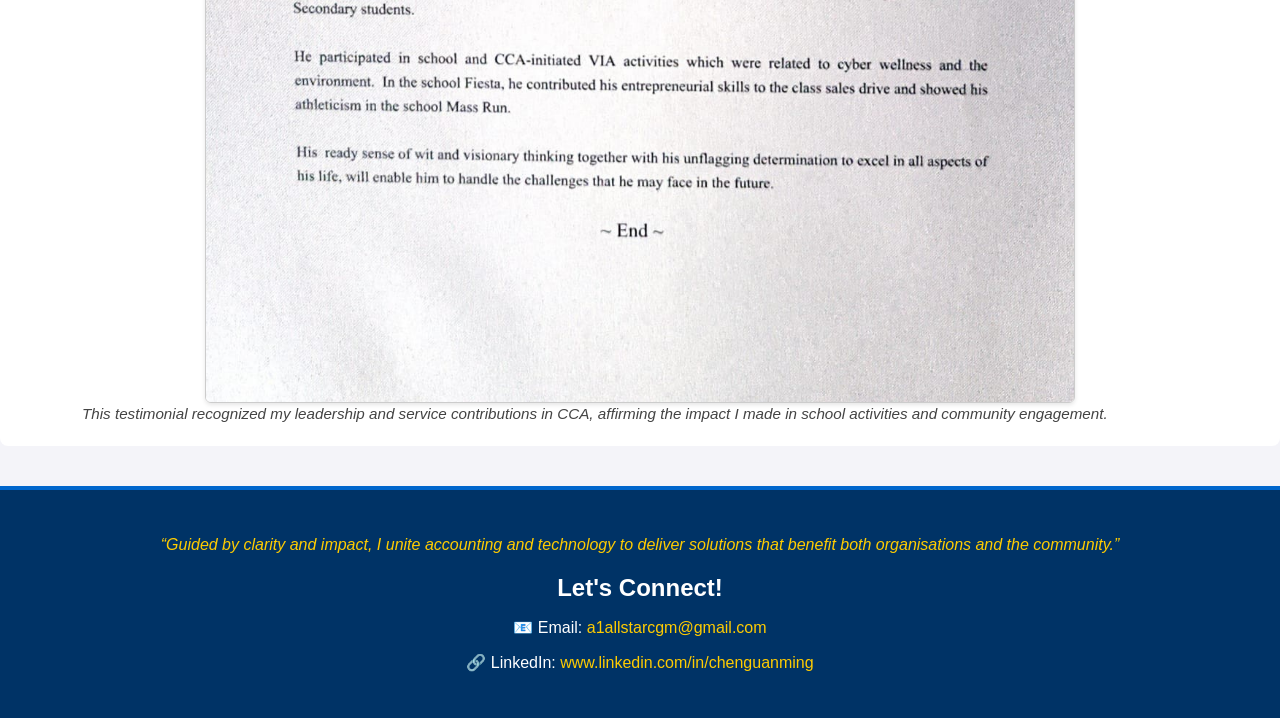
<file: testimonials.html>
<!DOCTYPE html>
<html>
<head>
  <title>Testimonials - Guanming</title>
  <link rel="stylesheet" href="style.css">
</head>
<body>
  <!-- Navigation -->
  <nav>
    <ul>
      <li><a href="index.html" style="background:none; box-shadow:none; transform:none;">Home</a></li>
      <li><a href="achievements.html" style="background:none; box-shadow:none; transform:none;">Achievements</a></li>
      <li><a href="work.html" style="background:none; box-shadow:none; transform:none;">Work Experience</a></li>
      <li><a href="projects.html" style="background:none; box-shadow:none; transform:none;">Projects</a></li>
      <li><a href="leadership.html" style="background:none; box-shadow:none; transform:none;">Leadership & Service</a></li>
      <li><a href="awards.html" style="background:none; box-shadow:none; transform:none;">Awards & Certifications</a></li>
      <li><a href="skills.html" style="background:none; box-shadow:none; transform:none;">Skills & Tools</a></li>
      <li><a href="testimonials.html" style="background:none; box-shadow:none; transform:none;">Testimonials</a></li>
    </ul>
  </nav>

  <header>
    <h1>Testimonials</h1>
    <p>Showcasing the recognition and commendations I’ve received from schools, internships, and client projects — highlighting my leadership, professionalism, and contributions.</p>
  </header>

  <main>
    <!-- Testimonial 1 -->
    <div class="achievement-card" style="background-color:white; box-shadow:none; transform:none; transition:none;">
      <h2 style="text-align:centre;">Internship Testimonial – RSM Stone Forest AccountServe</h2>
      <img src="certs/Testimonial-RSM.jpg"  
           alt="Internship Certificate of Completion"  
           style="display:block; margin:0 auto; max-width:70%; height:auto; 
                  border:1px solid #ccc; border-radius:6px; 
                  box-shadow:0 2px 4px rgba(0,0,0,0.1); 
                  transform:none; transition:none;">
      <p class="reflection"><em>This certificate highlighted my discipline, teamwork, and initiative during the internship, especially in developing automation solutions that improved workflows.</em></p>
    </div>

    <!-- Testimonial 2 (Lecturer's Testimonial) -->
    <div class="achievement-card" style="background-color:white; box-shadow:none; transform:none; transition:none;">
      <h2 style="text-align:centre;">Lecturer's Testimonial – Singapore Polytechnic</h2>
      <img src="certs/testimonial-sp1.jpg"  
           alt="Lecturer's Testimonial Page 1 from Singapore Polytechnic"  
           style="display:block; margin:0 auto; max-width:70%; height:auto; 
                  border:1px solid #ccc; border-radius:6px; 
                  box-shadow:0 2px 4px rgba(0,0,0,0.1); 
                  transform:none; transition:none;">
      <p style="text-align:center; margin-top:8px;"><em>Page 1</em></p>
      <img src="certs/testimonial-sp2.jpg"  
           alt="Lecturer's Testimonial Page 2 from Singapore Polytechnic"  
           style="display:block; margin:20px auto 0 auto; max-width:70%; height:auto; 
                  border:1px solid #ccc; border-radius:6px; 
                  box-shadow:0 2px 4px rgba(0,0,0,0.1); 
                  transform:none; transition:none;">
      <p style="text-align:center; margin-top:8px;"><em>Page 2</em></p>
      <p class="reflection"><em>This testimonial from my lecturer at Singapore Polytechnic highlighted my academic excellence, professionalism, and consistent contributions to group projects and class activities, reinforcing my initiative and readiness for future opportunities.</em></p>
    </div>

    <!-- Testimonial 3 -->
    <div class="achievement-card" style="background-color:white; box-shadow:none; transform:none; transition:none;">
      <h2 style="text-align:centre;">Letter of Commendation – Stars Bridge Accounting</h2>
      <img src="certs/starsbridge-letter.jpg"  
           alt="Letter of Commendation from StarsBridge Accounting"  
           style="display:block; margin:0 auto; max-width:70%; height:auto; 
                  border:1px solid #ccc; border-radius:6px; 
                  box-shadow:0 2px 4px rgba(0,0,0,0.1); 
                  transform:none; transition:none;">
      <p class="reflection"><em>This commendation acknowledged the successful RPA project my team delivered, recognizing our professionalism and the tangible value created for the client.</em></p>
    </div>
    
    <!-- Testimonial 4 -->
    <div class="achievement-card" style="background-color:white; box-shadow:none; transform:none; transition:none;">
      <h2 style="text-align:centre;">Academic, Leadership & CCA Testimonial – Tampines Secondary School</h2>
      <img src="certs/testimonial-cca.jpeg"  
           alt="CCA Testimonial from Tampines Secondary School"  
           style="display:block; margin:0 auto; max-width:70%; height:auto; 
                  border:1px solid #ccc; border-radius:6px; 
                  box-shadow:0 2px 4px rgba(0,0,0,0.1); 
                  transform:none; transition:none;">
      <p class="reflection"><em>This testimonial recognized my leadership and service contributions in CCA, affirming the impact I made in school activities and community engagement.</em></p>
    </div>
  </main>

   <!-- Contact Section -->
  <footer style="background-color:#003366; color:white; text-align:center; margin-top:40px; padding:30px; border-top:4px solid #0066cc;">
  <!-- Signature Quote -->
  <p style="margin-bottom:20px; font-style:italic; color:#ffcc00;">
    “Guided by clarity and impact, I unite accounting and technology to deliver solutions that benefit both organisations and the community.”
  </p>

  <h2 style="margin-bottom:15px; font-size:1.5em;">Let's Connect!</h2>
  <p>📧 Email: <a href="mailto:a1allstarcgm@gmail.com" style="color:#ffcc00; text-decoration:none;">a1allstarcgm@gmail.com</a></p>
  <p>🔗 LinkedIn: <a href="https://www.linkedin.com/in/chenguanming" target="_blank" style="color:#ffcc00; text-decoration:none;">www.linkedin.com/in/chenguanming</a></p>
</footer>
</body>
</html>
</file>
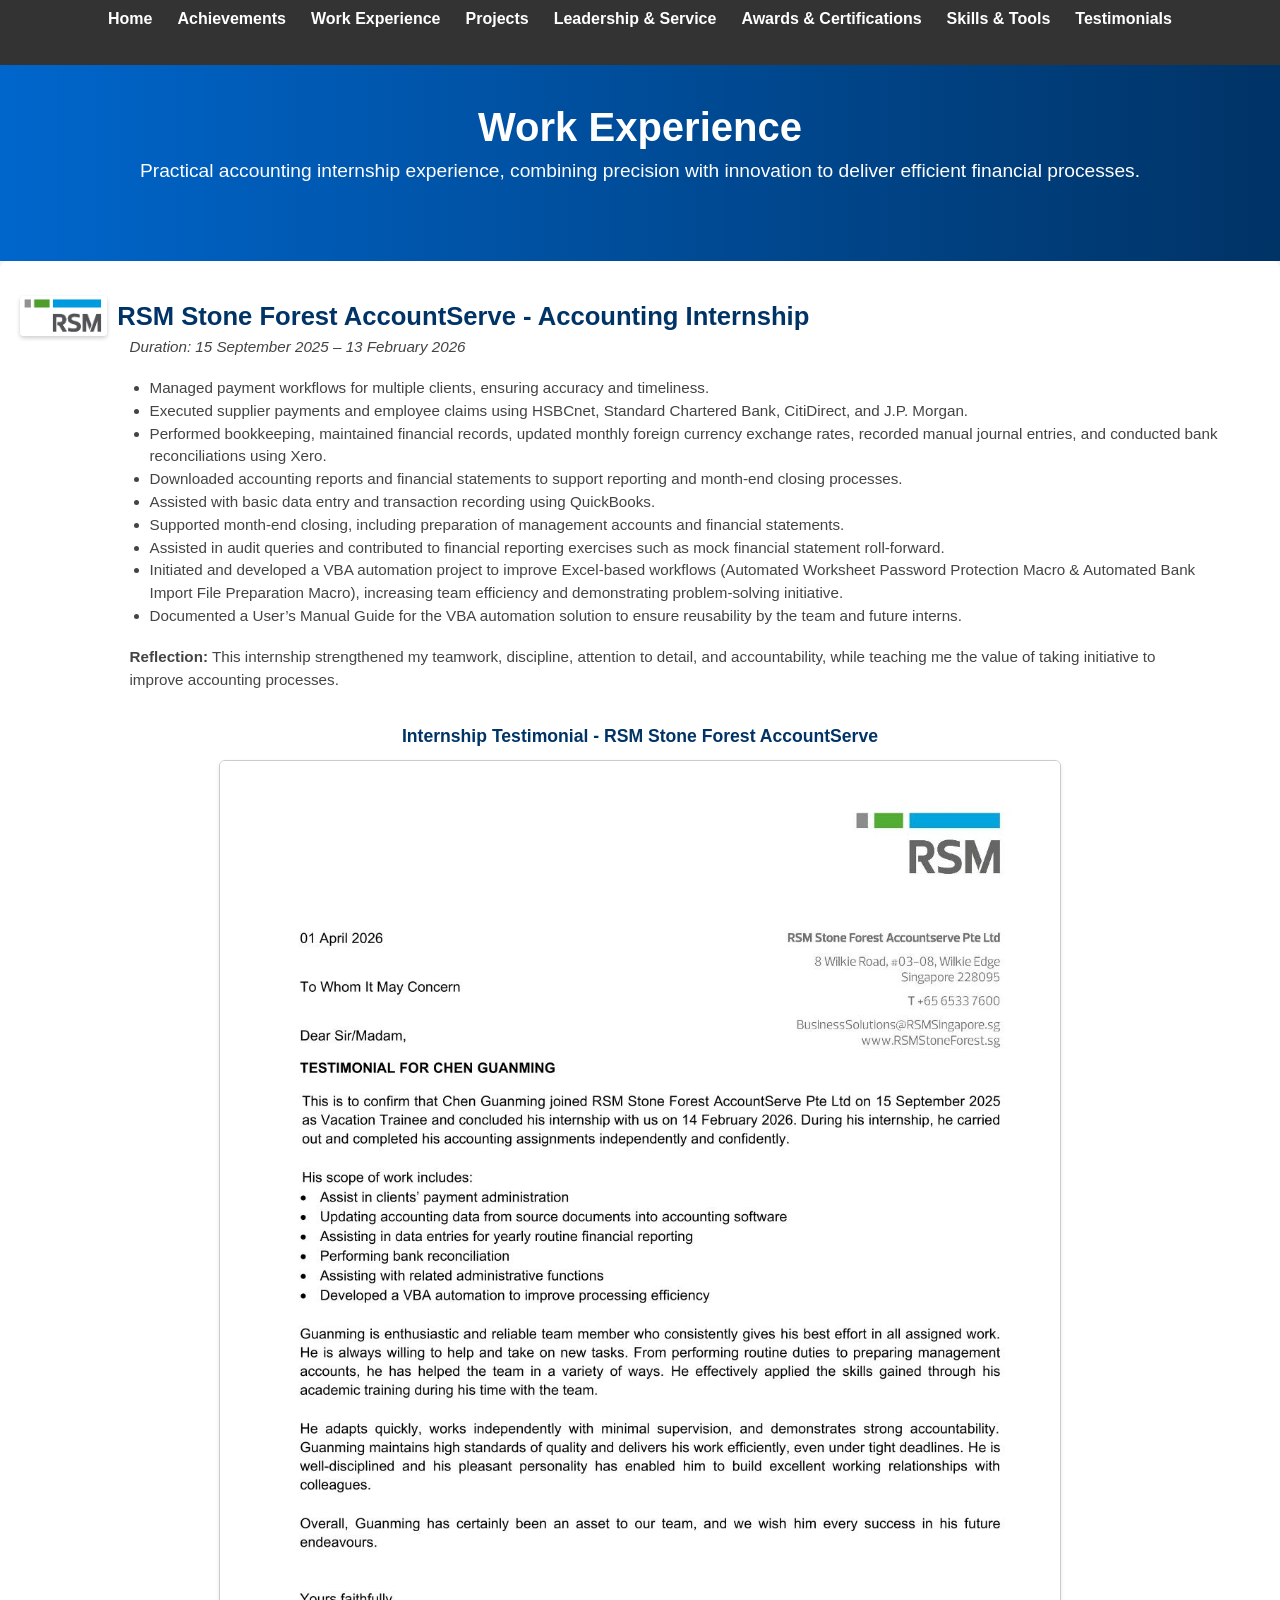
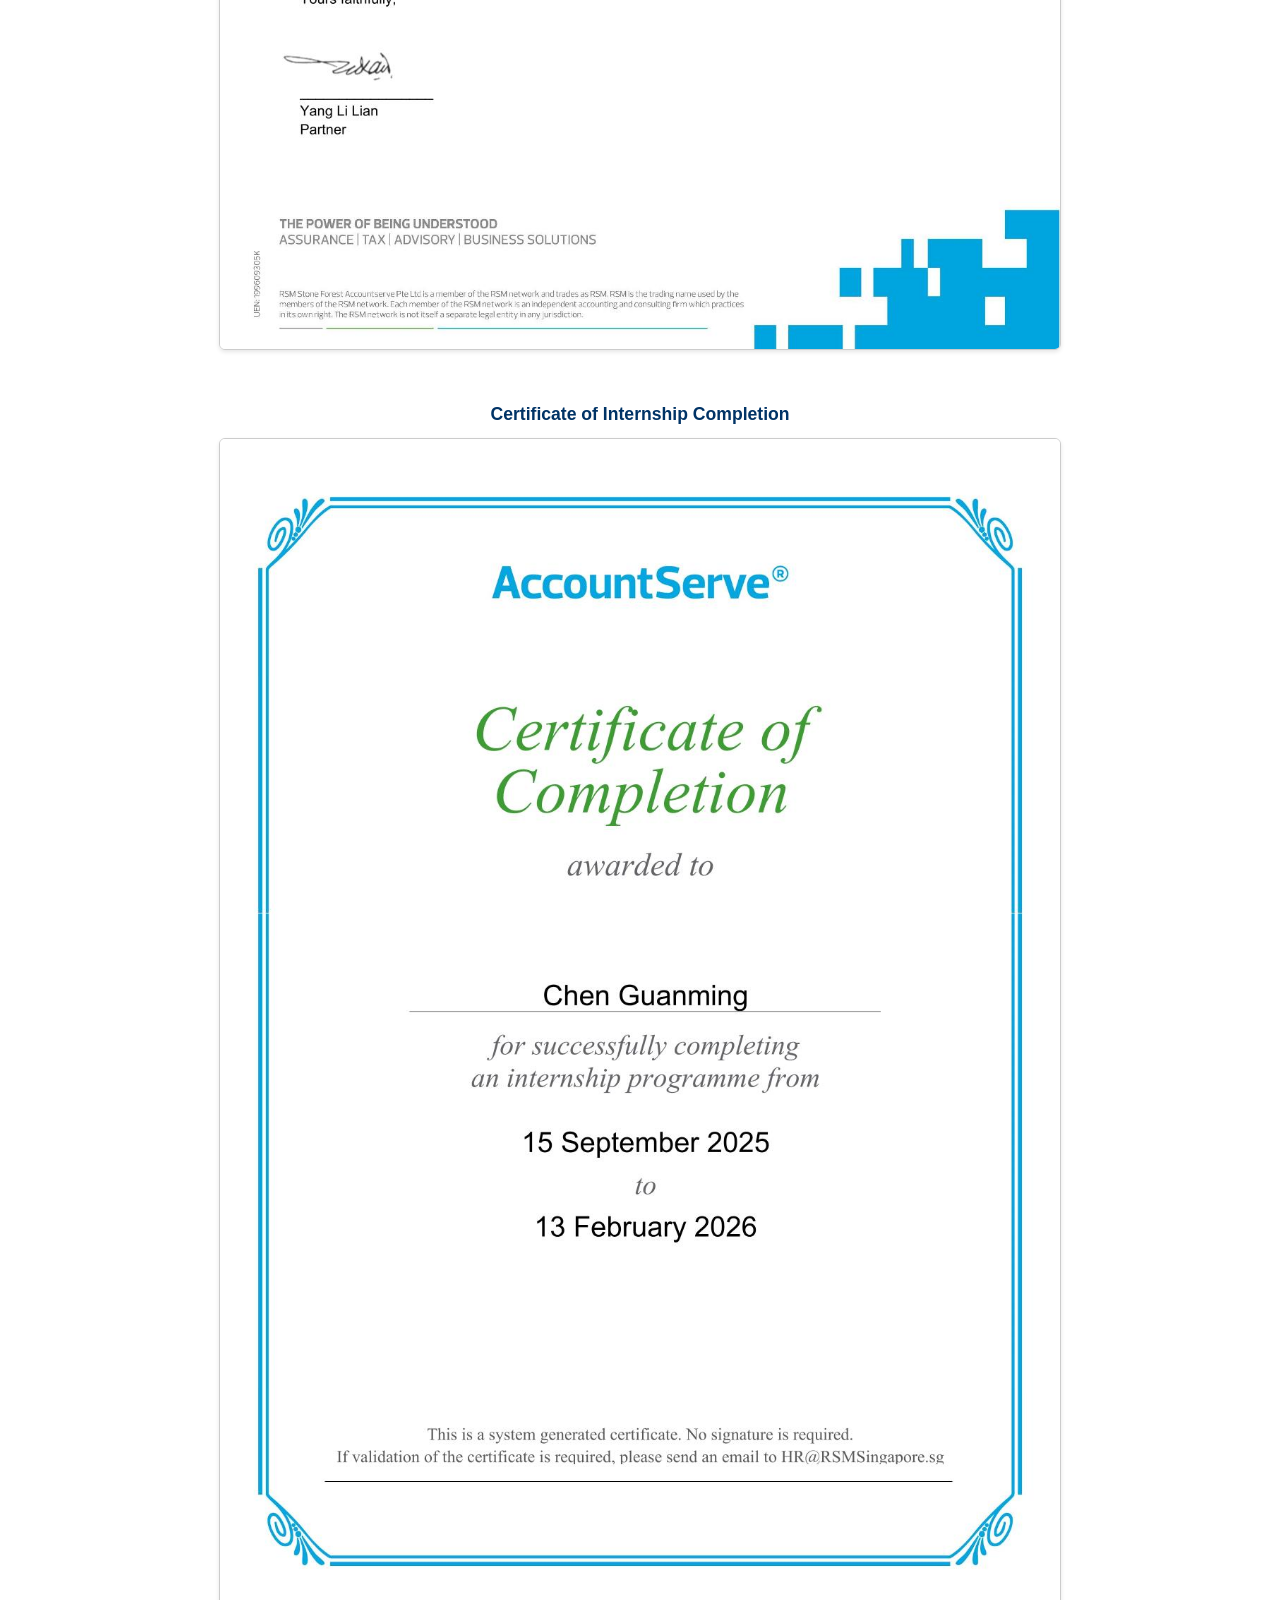
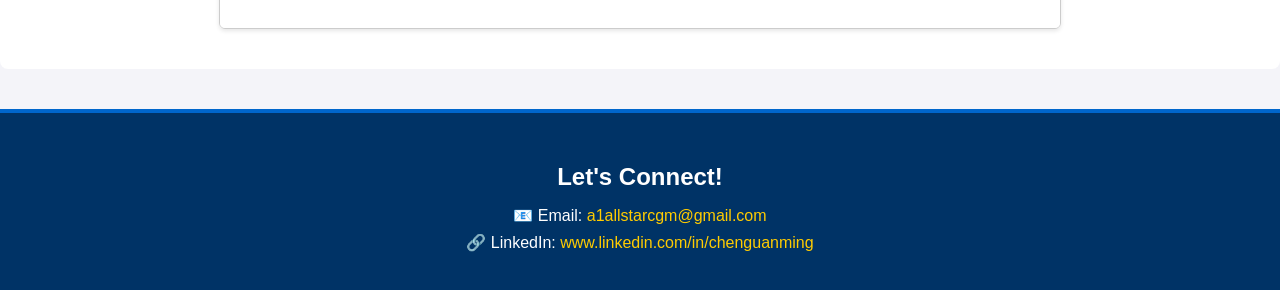
<file: work.html>
<!DOCTYPE html>
<html>
<head>
  <title>Work Experience - Guanming</title>
  <link rel="stylesheet" href="style.css">
</head>
<body>
  <!-- Navigation -->
  <nav>
    <ul>
      <li><a href="index.html" style="background:none; box-shadow:none; transform:none;">Home</a></li>
      <li><a href="achievements.html" style="background:none; box-shadow:none; transform:none;">Achievements</a></li>
      <li><a href="work.html" style="background:none; box-shadow:none; transform:none;">Work Experience</a></li>
      <li><a href="projects.html" style="background:none; box-shadow:none; transform:none;">Projects</a></li>
      <li><a href="leadership.html" style="background:none; box-shadow:none; transform:none;">Leadership & Service</a></li>
      <li><a href="awards.html" style="background:none; box-shadow:none; transform:none;">Awards & Certifications</a></li>
      <li><a href="skills.html" style="background:none; box-shadow:none; transform:none;">Skills & Tools</a></li>
      <li><a href="testimonials.html" style="background:none; box-shadow:none; transform:none;">Testimonials</a></li>
    </ul>
  </nav>

  <header>
    <h1>Work Experience</h1>
    <p>Practical accounting internship experience, combining precision with innovation to deliver efficient financial processes.</p>
  </header>

  <main>
<!-- Internship details -->
<div class="achievement-card" style="background-color:white; box-shadow:none; transform:none; transition:none;">
  <!-- Header with logo beside text -->
  <div style="display:flex; align-items:center; gap:10px; margin-top:15px;">
    <img src="images/rsm-logo.png" alt="RSM Logo" 
         style="height:40px; width:auto; box-shadow:0 2px 4px rgba(0,0,0,0.2); border-radius:4px;">
    <h2 style="font-size:1.6em; font-weight:bold; margin:0;">RSM Stone Forest AccountServe - Accounting Internship</h2>
  </div>

  <!-- Align text with header -->
  <div style="margin-left:50px;"> 
    <p><em>Duration: 15 September 2025 – 13 February 2026</em></p>
    <!-- Added spacing under date -->
    <br>

    <ul>
      <li>Managed payment workflows for multiple clients, ensuring accuracy and timeliness.</li>
      <li>Executed supplier payments and employee claims using HSBCnet, Standard Chartered Bank, CitiDirect, and J.P. Morgan.</li>
      <li>Performed bookkeeping, maintained financial records, updated monthly foreign currency exchange rates, recorded manual journal entries, and conducted bank reconciliations using Xero.</li>
      <li>Downloaded accounting reports and financial statements to support reporting and month-end closing processes.</li>
      <li>Assisted with basic data entry and transaction recording using QuickBooks.</li>
      <li>Supported month-end closing, including preparation of management accounts and financial statements.</li>
      <li>Assisted in audit queries and contributed to financial reporting exercises such as mock financial statement roll-forward.</li>
      <li>Initiated and developed a VBA automation project to improve Excel-based workflows (Automated Worksheet Password Protection Macro & Automated Bank Import File Preparation Macro), increasing team efficiency and demonstrating problem-solving initiative.</li>
      <li>Documented a User’s Manual Guide for the VBA automation solution to ensure reusability by the team and future interns.</li>
    </ul>

    <br>
    <p class="reflection">
      <strong>Reflection:</strong> This internship strengthened my teamwork, discipline, attention to detail, and accountability, while teaching me the value of taking initiative to improve accounting processes.
    </p>
  </div>

    <!-- Testimonial section -->
    <div class="achievement-card" style="background-color:white; box-shadow:none; transform:none; transition:none;">
      <h2 style="text-align:center;">Internship Testimonial - RSM Stone Forest AccountServe</h2>
      <img src="certs/Testimonial-RSM.jpg"
           alt="Supervisor Testimonial"
           style="display:block; margin:0 auto; max-width:70%; height:auto; 
                  border:1px solid #ccc; border-radius:6px; 
                  box-shadow:0 2px 4px rgba(0,0,0,0.1); 
                  transform:none; transition:none;">
    </div>

    <!-- Certificate section -->
    <div class="achievement-card" style="background-color:white; box-shadow:none; transform:none; transition:none;">
      <h2 style="text-align:center;">Certificate of Internship Completion</h2>
      <img src="certs/internship-completion-1.jpg"
           alt="Certificate of Completion - Internship"
           style="display:block; margin:0 auto; max-width:70%; height:auto; 
                  border:1px solid #ccc; border-radius:6px; 
                  box-shadow:0 2px 4px rgba(0,0,0,0.1); 
                  transform:none; transition:none;">
    </div>
  </main>

  <!-- Contact Section -->
  <footer style="background-color:#003366; color:white; text-align:center; margin-top:40px; padding:30px; border-top:4px solid #0066cc;">
    <h2 style="margin-bottom:15px; font-size:1.5em;">Let's Connect!</h2>
    <p style="margin:8px 0;">
      📧 Email: <a href="mailto:a1allstarcgm@gmail.com" style="color:#ffcc00; text-decoration:none; background:none; box-shadow:none; transform:none;">a1allstarcgm@gmail.com</a>
    </p>
    <p style="margin:8px 0;">
      🔗 LinkedIn: <a href="https://www.linkedin.com/in/chenguanming" target="_blank" style="color:#ffcc00; text-decoration:none; background:none; box-shadow:none; transform:none;">
        www.linkedin.com/in/chenguanming
      </a>
    </p>
  </footer>
</body>
</html>
</file>
<file: style.css>
/* General page styling */
body {
  font-family: Arial, sans-serif;
  margin: 0;
  background-color: #f4f4f9;
  color: #333;
  padding-top: var(--nav-height, 45px); /* offset content by nav height */
}

/* Navigation bar */
nav {
  --nav-height: 45px;       /* define nav height once */
  background-color: #333;   /* dark bar */
  padding: 10px 0;          /* slimmer padding */
  text-align: center;
  position: fixed;          /* keep nav fixed at top */
  top: 0;
  left: 0;
  width: 100%;
  z-index: 1000;            /* keep above other content */
  height: var(--nav-height);
}

nav ul {
  list-style: none;
  margin: 0;
  padding: 0;
  display: flex !important;          /* horizontal layout */
  flex-wrap: wrap;
  justify-content: center;
  gap: 25px;                         /* consistent spacing between items */
}

nav ul li {
  display: inline-block;
}

nav a {
  color: white !important;             /* always white text */
  text-decoration: none !important;    /* no underline */
  font-weight: bold;
  transition: color 0.3s ease;
}

nav a:hover {
  color: #ffcc00 !important;           /* gold hover */
  text-decoration: none !important;
}

/* Shared Banner Style (Home, Skills, Achievements, Awards) */
header,
.home-banner,
.achievements-banner,
.skills-banner {   /* added skills-banner */
  background: linear-gradient(to right, #0066cc, #003366);
  color: white;
  text-align: center;
  padding: 60px 20px; /* same thickness as Home */
}

header h1,
.home-banner h1,
.achievements-banner h1,
.skills-banner h1 {   /* added skills-banner */
  margin: 0;
  font-size: 2.5em;
  color: white;
  border: none;
}

header p,
.home-banner p,
.achievements-banner p,
.skills-banner p {   /* added skills-banner */
  margin-top: 10px;
  font-size: 1.2em;
  color: white;
}

/* --- HOME SECTION FIX --- */
.intro {
  display: flex;
  align-items: flex-start;
  gap: 30px;
  max-width: 1200px;
  margin: 40px auto;
  padding: 0 20px;
}

.profile-pic {
  flex: 0 0 220px;
}

.profile-pic img {
  width: 100%;
  border-radius: 8px;
  box-shadow: 0 4px 6px rgba(0,0,0,0.1);
}

.statement {
  flex: 1;
}

.statement h2 {
  color: #003366;
  font-size: 1.6em;
  margin-bottom: 15px;
  border: none;
}

.statement p {
  margin-bottom: 15px;
  line-height: 1.6;
  color: #444;
}

/* Responsive tweaks for Home */
@media (max-width: 900px) {
  .intro {
    flex-direction: column;
    align-items: center;
    text-align: center;
  }

  .profile-pic {
    flex: none;
    width: 180px;
    margin-bottom: 20px;
  }

  .statement {
    text-align: left;
  }
}

/* Achievements Section cards */
#achievements {
  padding: 2rem 1rem;
  display: grid;
  grid-template-columns: repeat(auto-fit, minmax(260px, 1fr));
  gap: 1.5rem;
  max-width: 1000px;
  margin: 0 auto;
}

.achievement-card {
  background: white;
  border-radius: 8px;
  padding: 20px;
  text-align: center;
  box-shadow: 0 4px 6px rgba(0,0,0,0.1);
  transition: transform 0.3s ease, box-shadow 0.3s ease, background-color 0.3s ease;
}

.achievement-card h2 {
  font-size: 1.1em;
  margin-bottom: 0.8rem;
  color: #003366;
  border: none;
}

.achievement-card ul,
.achievement-card p {
  font-size: 0.95rem;
  color: #444;
  line-height: 1.5;
  margin: 0 auto;
  text-align: left;
  max-width: 90%;
}

.achievement-card:hover {
  transform: translateY(-8px);
  box-shadow: 0 10px 15px rgba(0,0,0,0.2);
  background-color: #cce6ff;
}

/* Awards & Certificates Grid */
.award-grid, .certificate-grid {
  display: grid;
  grid-template-columns: repeat(auto-fit, minmax(260px, 1fr));
  gap: 1.5rem;
  max-width: 1000px;
  margin: 2rem auto;
  padding: 0 1rem;
}

.award-card, .certificate-card {
  background: white;
  border-radius: 8px;
  padding: 20px;
  text-align: center;
  box-shadow: 0 4px 6px rgba(0,0,0,0.1);
  transition: transform 0.3s ease, box-shadow 0.3s ease, background-color 0.3s ease;
}

.award-card h3, .certificate-card h3 {
  font-size: 1.1em;
  margin-bottom: 0.8rem;
  color: #003366;
  border: none;
}

.award-card p, .certificate-card p {
  font-size: 0.95rem;
  color: #444;
  line-height: 1.5;
}

.award-card img, .certificate-card img {
  max-width: 100%;
  border-radius: 6px;
  margin: 10px 0;
}

.award-card:hover, .certificate-card:hover {
  transform: translateY(-8px);
  box-shadow: 0 10px 15px rgba(0,0,0,0.2);
  background-color: #cce6ff;
}

/* Responsive tweaks */
@media (max-width: 768px) {
  header,
  .home-banner,
  .achievements-banner,
  .skills-banner {   /* added skills-banner */
    padding: 40px 15px;
  }

  header h1,
  .home-banner h1,
  .achievements-banner h1,
  .skills-banner h1 {   /* added skills-banner */
    font-size: 2em;
  }
}

/* --- Projects Page Override --- */
#projects-page .achievement-card:hover {
  background-color: white !important;
  transform: none !important;
  box-shadow: 0 4px 6px rgba(0,0,0,0.1) !important;
}

/* --- Timeline Styling --- */
.timeline {
  position: relative;
  margin: 40px 0;
  height: 150px;
  display: flex;
  justify-content: space-between;
  align-items: flex-start;
  border-top: 3px solid #0066cc;
}

.timeline .milestone {
  flex: 1;
  text-align: center;
  position: relative;
  cursor: pointer;
}

.timeline .milestone span {
  position: absolute;
  top: -10px;
  left: 50%;
  transform: translateX(-50%);
  width: 20px;
  height: 20px;
  background: #0066cc;
  border-radius: 50%;
}

.timeline .milestone p {
  margin-top: 30px;
  font-weight: bold;
}

/* Details hidden by default, fade + slide when shown */
.timeline .details {
  display: none;
  opacity: 0;
  transform: translateY(10px);
  transition: opacity 0.4s ease, transform 0.4s ease;
  margin-top: 8px;
}

.timeline .details.show {
  display: block;
  opacity: 1;
  transform: translateY(0);
}

/* --- Responsive Timeline Fix for Mobile --- */
@media (max-width: 600px) {
  .timeline {
    flex-direction: column;
    height: auto;
    border-top: none;
    border-left: 3px solid #0066cc;
    align-items: flex-start;
    padding-left: 20px;
  }

  .timeline .milestone {
    text-align: left;
    margin-bottom: 20px;
  }

  .timeline .milestone span {
    left: -30px;
    top: 0;
    transform: none;
  }

  .timeline .milestone p {
    margin-top: 0;
    font-weight: bold;
  }
}
/* Extra offset for Skills page only */
body.skills-page {
  padding-top: 60px !important; /* force override */
}
</file>
